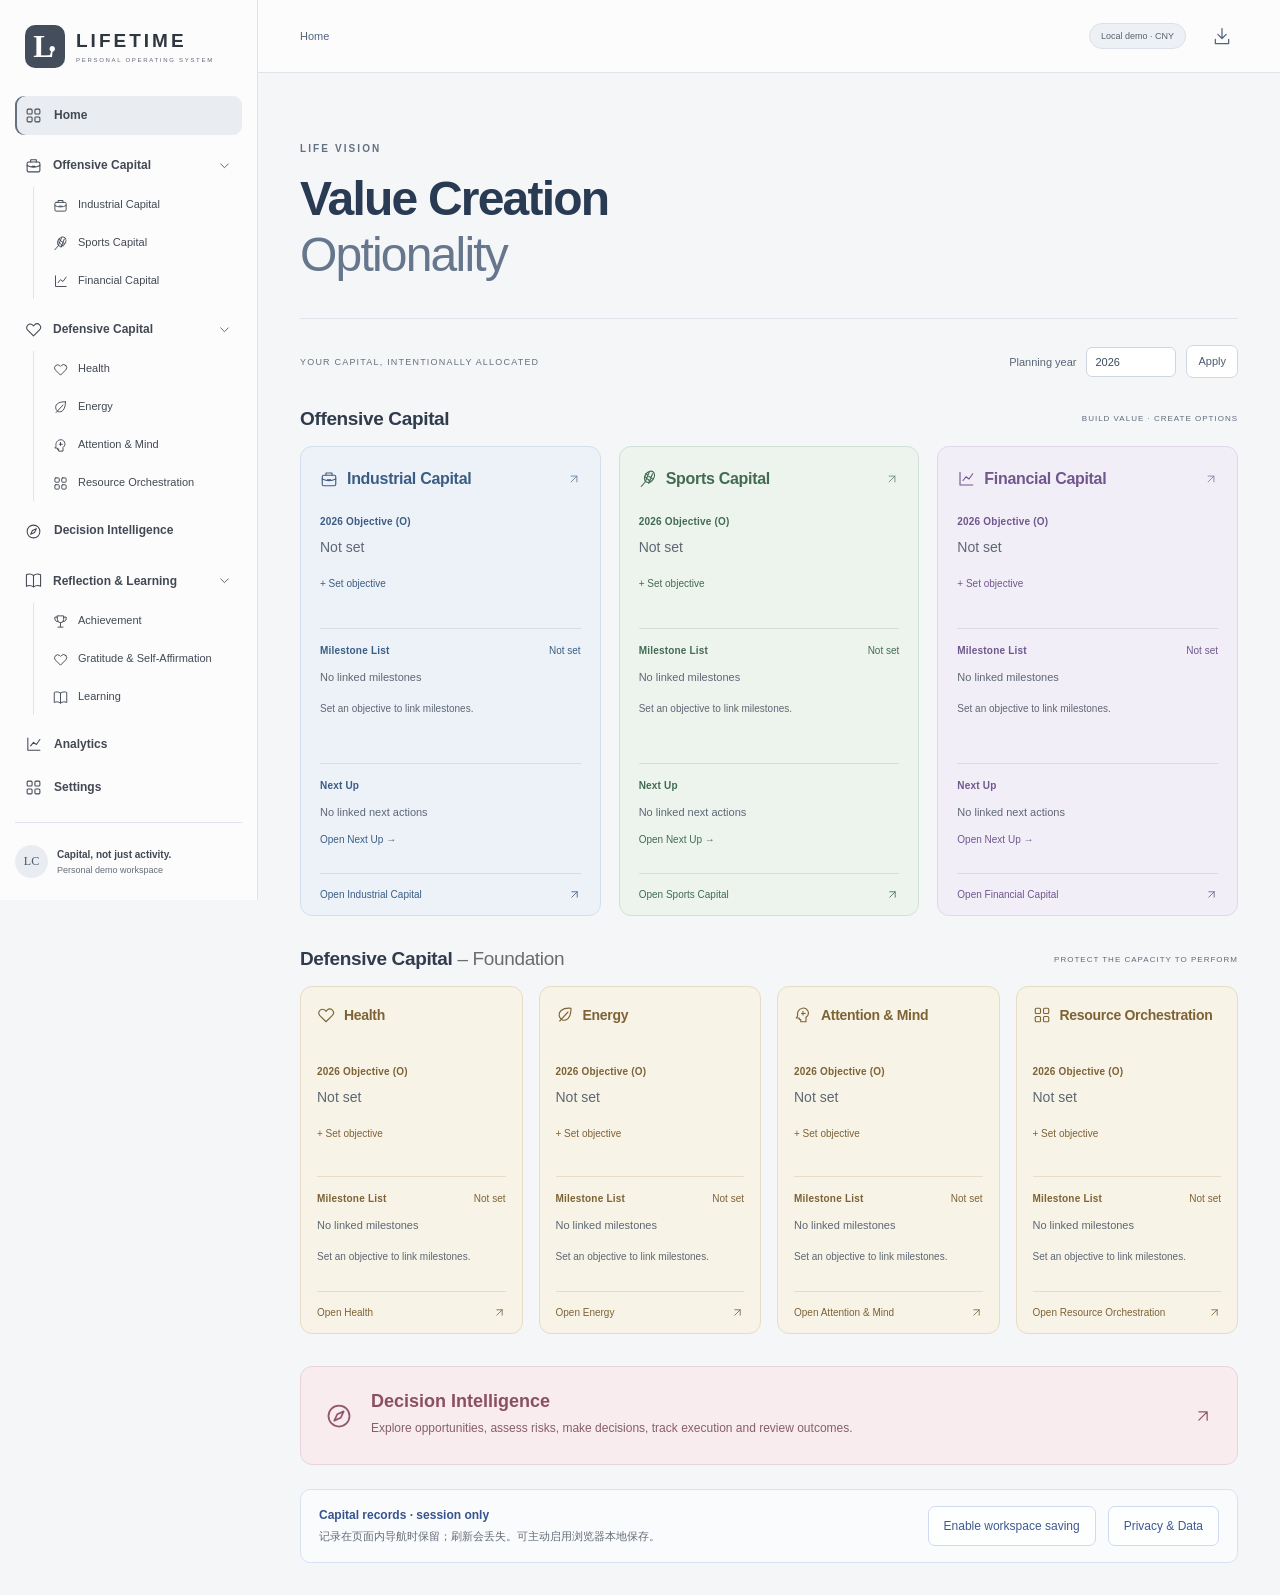
<file: index.html>
<!doctype html>
<html lang="en">
  <head>
    <meta charset="UTF-8" />
    <meta name="viewport" content="width=device-width, initial-scale=1.0" />
    <meta name="theme-color" content="#173e35" />
    <meta name="description" content="A personal capital operating system. Build ownership, capital, freedom and optionality." />
    <title>Lifetime — Capital Management</title>
    <link rel="icon" href="data:image/svg+xml,%3Csvg xmlns='http://www.w3.org/2000/svg' viewBox='0 0 40 40'%3E%3Crect width='40' height='40' rx='10' fill='%23173e35'/%3E%3Cpath d='M12 10v20h17v-4H16V10z' fill='%23e9ddba'/%3E%3C/svg%3E" />
    <script type="module" crossorigin src="./assets/index-BWYeHGV-.js"></script>
    <link rel="stylesheet" crossorigin href="./assets/index-NCTl0N8Y.css">
  </head>
  <body>
    <div id="app"></div>
  </body>
</html>
</file>
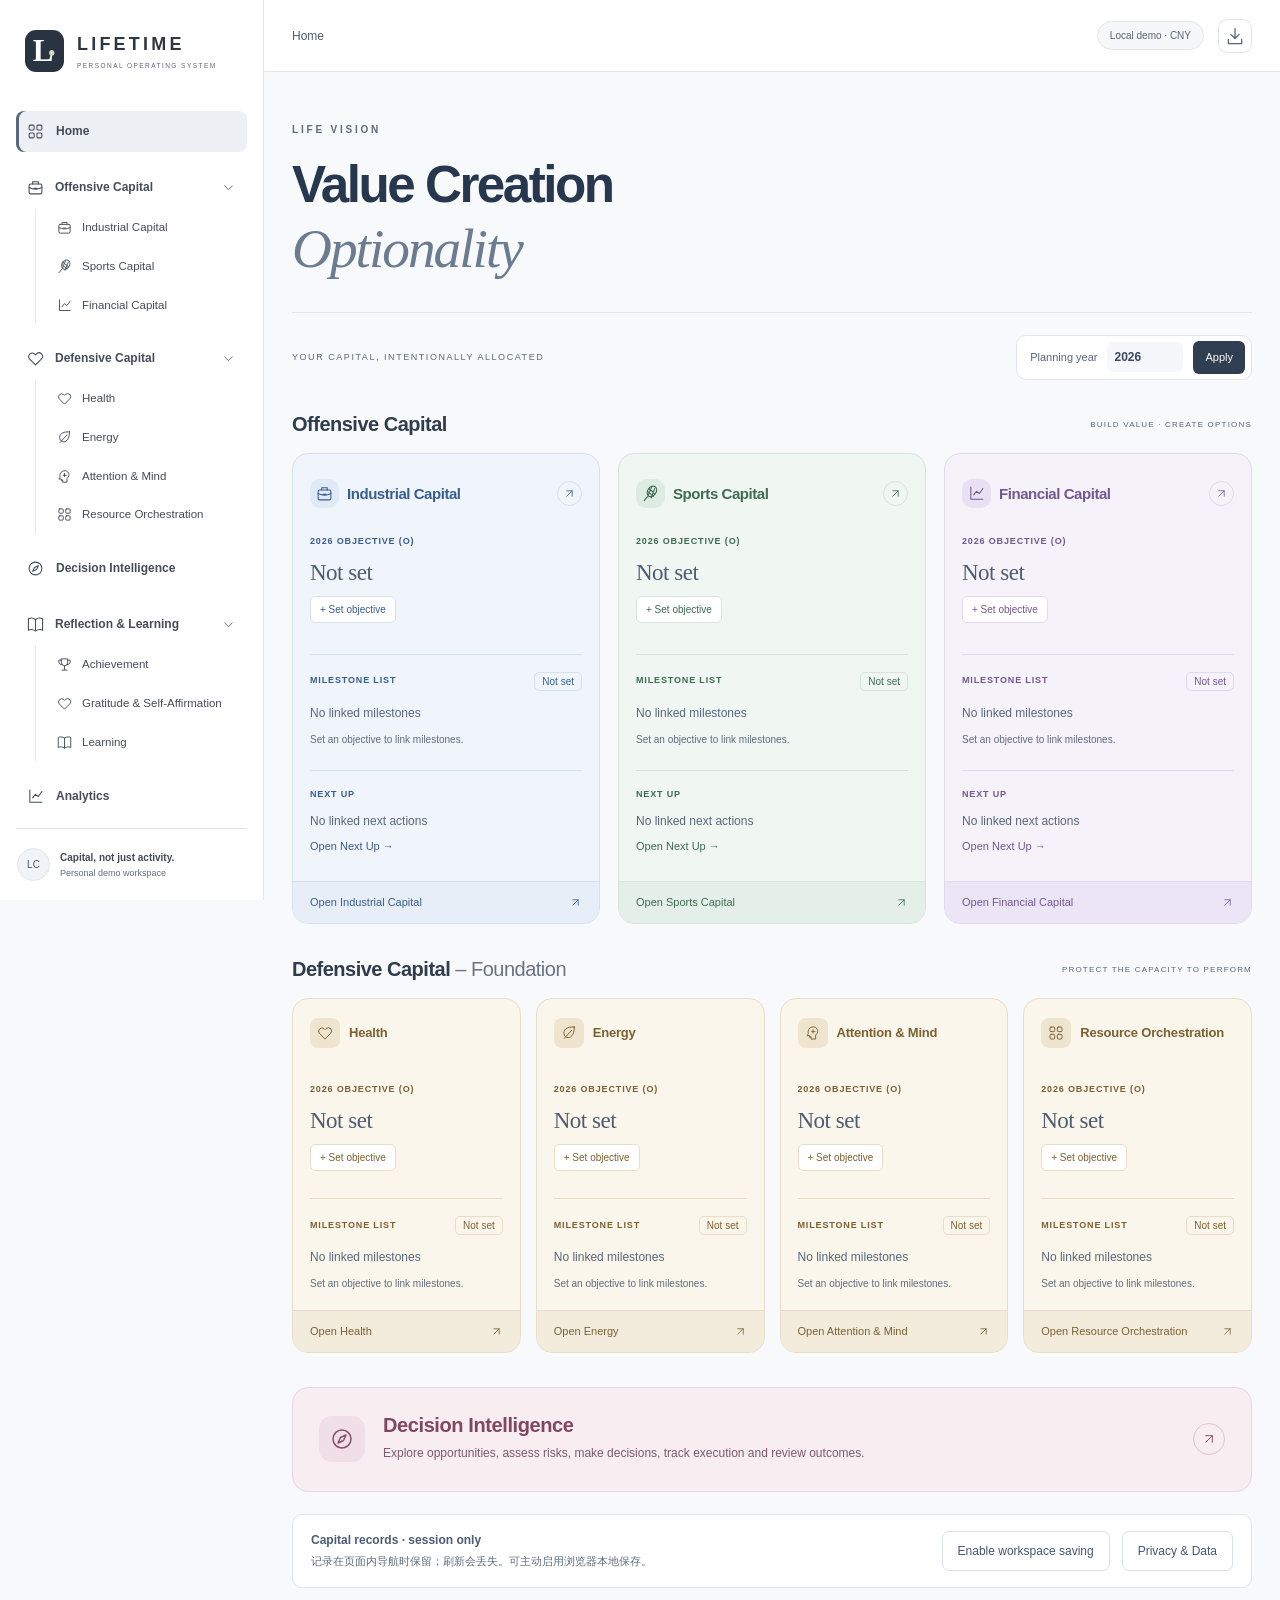
<file: v2-refined/index.html>
<!doctype html>
<html lang="en">
  <head>
    <meta charset="UTF-8" />
    <meta name="viewport" content="width=device-width, initial-scale=1.0" />
    <meta name="theme-color" content="#173e35" />
    <meta name="description" content="A personal capital operating system. Build ownership, capital, freedom and optionality." />
    <title>Lifetime — Capital Management</title>
    <link rel="icon" href="data:image/svg+xml,%3Csvg xmlns='http://www.w3.org/2000/svg' viewBox='0 0 40 40'%3E%3Crect width='40' height='40' rx='10' fill='%23173e35'/%3E%3Cpath d='M12 10v20h17v-4H16V10z' fill='%23e9ddba'/%3E%3C/svg%3E" />
    <script type="module" crossorigin src="./assets/index-BvcEx1nC.js"></script>
    <link rel="stylesheet" crossorigin href="./assets/index-BrMlmR57.css">
  </head>
  <body>
    <div id="app"></div>
  </body>
</html>
</file>
<file: assets/index-NCTl0N8Y.css>
:root{font-family:Inter,-apple-system,BlinkMacSystemFont,Segoe UI,sans-serif;color:#273730;background:#f6f7f3;font-synthesis:none;font-weight:400;--green:#234f43;--muted:#7a827c;--line:#e5e8e1;--gold:#c3aa76;--sidebar:242px}*{box-sizing:border-box}html{scroll-behavior:smooth;scroll-padding-top:95px}body{margin:0}button,a{-webkit-tap-highlight-color:transparent}button{font:inherit;cursor:pointer}button:focus-visible,a:focus-visible{outline:3px solid #b69a62;outline-offset:4px}a{color:inherit;text-decoration:none}button{color:inherit}svg{flex-shrink:0}button{border:0;background:none}h1,h2,h3,p{margin:0}button:hover{filter:brightness(.95)}.icon{vertical-align:middle}.muted{color:var(--muted)}.tiny-label{font-size:9px;font-weight:650;letter-spacing:1.3px;color:var(--muted);display:block;line-height:1.5}.eyebrow{font-size:10px;font-weight:650;letter-spacing:1.7px;display:flex;align-items:center;gap:12px;color:var(--muted);line-height:1.5}.eyebrow>span:not(.gold-dot){font-size:10px;letter-spacing:0;color:#9ba59a}.sidebar{position:fixed;inset:0 auto 0 0;width:var(--sidebar);background:#fdfdfa;border-right:1px solid var(--line);padding:34px 20px 0;display:flex;flex-direction:column;z-index:30}.brand{display:flex;align-items:center;gap:11px;padding:0 10px;margin-bottom:49px;font-size:19px;font-weight:600;letter-spacing:3px}.brand small{display:block;font-size:7px;font-weight:500;letter-spacing:1.7px;margin-top:5px}.brand-mark{font-family:Georgia,serif;font-size:31px;letter-spacing:-5px;background:#234f43;color:#f5f1dc;border-radius:10px;width:40px;height:43px;display:flex;align-items:center;justify-content:center;padding-right:6px}.brand-mark span{font-size:20px;align-self:end;margin-bottom:7px;color:var(--gold)}.workspace-label{font-size:8px;letter-spacing:1.4px;color:#90978e;padding:0 12px;margin-bottom:15px}.nav-link{display:flex;align-items:center;gap:12px;padding:13px;margin-bottom:5px;font-size:12px;color:#747c75;width:100%;text-align:left;border-radius:6px}.nav-link .icon{width:17px;height:17px}.nav-link:hover{background:#f0f2ec}.nav-link.active{background:#eaf0e7;color:#234f43;font-weight:600}.nav-indicator{margin-left:auto}.active .nav-indicator{width:5px;height:5px;border-radius:50%;background:var(--green)}.sidebar-rule{height:1px;background:var(--line);margin:26px 12px}.sidebar-bottom{margin-top:auto}.sidebar-quote{font-family:Georgia,serif;font-style:italic;font-size:17px;line-height:1.6;color:#7b887c;padding:35px 15px}.profile{border-top:1px solid var(--line);display:flex;align-items:center;gap:9px;padding:22px 0}.avatar{background:#e8eade;width:33px;height:33px;display:grid;place-items:center;font-family:Georgia,serif;font-size:12px;color:#465443;border-radius:50%}.profile strong{display:block;font-size:10px;font-weight:600}.profile small{font-size:9px;color:#8b928a;display:block;margin-top:5px}.profile-dot{width:5px;height:5px;border-radius:50%;background:#63886a;margin-left:auto}.shell{margin-left:var(--sidebar)}.topbar{height:73px;border-bottom:1px solid var(--line);padding:0 42px;display:flex;align-items:center;justify-content:space-between;background:#fcfcf9eb;position:sticky;top:0;z-index:20;-webkit-backdrop-filter:blur(15px);backdrop-filter:blur(15px)}.breadcrumb{font-size:11px;display:flex;align-items:center;gap:17px;color:#90968d}.breadcrumb strong{color:#465248;font-weight:500}.slash{color:#bdc3b8}.top-actions{display:flex;align-items:center;gap:20px}.demo-badge{border:1px solid #dce4d5;background:#f0f4eb;border-radius:20px;padding:7px 11px;font-size:9px;display:flex;align-items:center;gap:7px;color:#5f775b}.demo-badge i,.timeline-footer i{width:5px;height:5px;border-radius:50%;background:#71916c;display:inline-block}.icon-button{width:32px;height:32px;display:grid;place-items:center;border-radius:5px;color:#7a8479}.icon-button:hover{background:#eaf0e7}main{max-width:1690px;margin:auto;padding:42px 42px 0}.page-intro{display:flex;align-items:center;justify-content:space-between;gap:20px;margin-bottom:30px}.page-intro .eyebrow{font-size:8px;letter-spacing:1.8px;margin-bottom:13px}h1{font-family:Georgia,Times New Roman,serif;font-weight:400;font-size:38px;letter-spacing:-1.3px;line-height:1.15}.page-intro p{font-size:12px;color:#858b80;margin-top:12px}.review-date{text-align:right;display:flex;flex-direction:column;gap:7px}.review-date strong{font-size:12px;font-weight:500}.review-date>span:last-child{font-size:10px;color:#87907f}.review-date b{color:#5d6958;font-weight:500;margin-left:8px}.workspace-tools{display:flex;align-items:center;justify-content:space-between;font-size:10px;margin-bottom:17px;gap:12px}.workspace-tools>span{display:flex;align-items:center;gap:7px;color:#798675}.workspace-tools>span .icon{width:14px;height:14px}.workspace-tools>div{display:flex;gap:15px}.workspace-tools button{display:flex;align-items:center;gap:6px;font-size:9px;padding:5px 0;color:#6d7869}.workspace-tools button .icon{width:13px;height:13px}.soon{font-size:7px;color:#8b9382;border:1px solid #e0e4d8;border-radius:3px;padding:2px 4px}.vision-card{background:#173e35;border-radius:10px;min-height:343px;display:grid;grid-template-columns:1fr 270px;color:#eaf0e6;overflow:hidden;position:relative;box-shadow:0 8px 20px #173e3509}.vision-content{padding:35px 37px;z-index:1}.vision-card .eyebrow{color:#b6c8b4;font-size:9px;letter-spacing:2px}.gold-dot{width:5px;height:5px;border-radius:50%;background:var(--gold)}.vision-card h2{font-family:Georgia,Times New Roman,serif;font-weight:400;font-size:35px;line-height:1.24;letter-spacing:-.6px;margin:20px 0 16px}.vision-card h2 em{color:#d5c18d;font-weight:400}.vision-card p{font-size:10px;color:#a3b8a8}.vision-path{display:flex;gap:11px;align-items:center;font-size:9px;color:#c5d1c1;margin-top:32px;flex-wrap:wrap}.vision-path b{font-weight:400;color:#b3a776}.vision-side{position:relative;display:flex;flex-direction:column;justify-content:end;padding:30px 30px 30px 13px}.orbital{width:240px;height:240px;position:absolute;right:8px;top:-13px;display:grid;place-items:center}.orbit{position:absolute;border:1px solid #b8c7a325;border-radius:50%;width:200px;height:200px}.o2{width:147px;height:147px}.o3{width:94px;height:94px}.orbit-center{font-family:Georgia,serif;font-size:38px;color:#d5c18d9c;transform:rotate(-10deg)}.orbital:before,.orbital:after{content:"";position:absolute;background:#b8c7a312;width:1px;height:240px;transform:rotate(35deg)}.orbital:after{transform:rotate(-55deg)}.orbital i{position:absolute;width:8px;height:8px;border-radius:50%;background:#cfb882;left:38px;top:47px;box-shadow:0 0 25px #dbc68155}.investment-focus{z-index:1;background:linear-gradient(0deg,#173e35 75%,#173e3500);padding-top:18px}.investment-focus .tiny-label{color:#93aa94;font-size:7px;letter-spacing:1.5px;margin-bottom:13px}.investment-focus>div{font-size:11px;padding:8px 0;border-top:1px solid #ffffff14;display:flex;justify-content:space-between;color:#d0dacb}.investment-focus>div span{color:#aeb896}section:not(.vision-card){margin-top:39px}.section-heading{display:flex;align-items:end;justify-content:space-between;gap:16px;margin-bottom:19px}.section-heading h2{font-family:Georgia,serif;font-size:25px;font-weight:400;letter-spacing:-.4px;margin-top:8px}.section-note{font-size:9px;color:#92988b;padding-bottom:3px;text-align:right}.career-grid{display:grid;grid-template-columns:repeat(3,minmax(0,1fr));border:1px solid var(--line);border-radius:9px;background:#fdfdfa;overflow:hidden}.career-card{padding:24px 25px 21px;display:flex;flex-direction:column;position:relative}.career-card+.career-card{border-left:1px solid var(--line)}.phase-top{display:flex;justify-content:space-between;align-items:center;margin-bottom:19px}.phase-number{font-family:Georgia,serif;font-size:24px;color:#a3b19a;font-style:italic}.age{font-size:9px;letter-spacing:1px;color:#89927e;background:#f1f3eb;padding:5px 8px;border-radius:3px}.career-card h3{font-size:16px;font-weight:550;letter-spacing:-.4px}.career-card>.muted{font-size:10px;margin-top:8px}.goal-list{list-style:none;padding:0;margin:20px 0;font-size:10px;line-height:2.1;color:#6a7667}.goal-list li{display:flex;gap:8px;align-items:baseline}.goal-list li:before{content:"";height:3px;width:3px;background:#9ba990;display:inline-block;flex-shrink:0;border-radius:50%;transform:translateY(-2px)}.proof,.phase-context{margin-top:auto;min-height:93px}.proof .tiny-label{font-size:8px;margin-bottom:8px}.proof>span:not(.tiny-label){display:block;font-size:9px;color:#6b7b63;margin-top:5px}.phase-context{display:flex;align-content:start;gap:5px;flex-wrap:wrap;padding-top:6px}.phase-context p{font-family:Georgia,serif;font-size:14px;line-height:1.5;color:#7c8972;margin-top:6px}.tag{font-size:8px;padding:5px 7px;border:1px solid #e5e9dc;border-radius:4px;color:#79846f;height:fit-content}.income-target{border-top:1px solid var(--line);padding-top:15px;margin-top:17px;display:flex;align-items:center;justify-content:space-between;gap:8px}.income-target>span{font-size:8px;color:#8b927f}.income-target strong{font-size:15px;font-weight:500;color:#53644b}.section-footnote{font-size:9px;color:#919889;margin-top:10px}.finance-grid{display:grid;grid-template-columns:.98fr 1fr 1.28fr;gap:15px}.card{background:#fdfdfa;border:1px solid var(--line);border-radius:9px;overflow:hidden}.balance-card,.income-card,.portfolio-card{padding:23px 21px;min-width:0}.card-heading{display:flex;align-items:center;justify-content:space-between;margin-bottom:23px;gap:8px}.card-heading h3{font-size:9px;letter-spacing:1px;font-weight:600;color:#52644e}.card-heading .icon{color:#98a38c;width:16px;height:16px}.metric-label{font-size:10px;color:#87917c}.large-number{font-size:31px;font-weight:450;letter-spacing:-1.3px;margin:8px 0 20px;white-space:nowrap}.large-number>span{font-size:9px;letter-spacing:.3px;color:#87917c;margin-left:8px}.segmented{display:flex;background:#f0f2eb;border-radius:5px;padding:3px;margin-bottom:18px;gap:2px}.segmented button{font-size:9px;flex:1;padding:7px 2px;border-radius:3px;color:#8a9280;white-space:nowrap}.segmented button.selected{background:#fff;color:#46613e;box-shadow:0 1px 3px #2333230c}.donut-wrap{display:flex;justify-content:center;padding:4px 0 14px}.donut{width:154px;height:154px;border-radius:50%;display:grid;place-items:center;transform:rotate(-90deg)}.donut>div{width:122px;height:122px;border-radius:50%;background:#fdfdfa;display:flex;align-items:center;justify-content:center;flex-direction:column;transform:rotate(90deg)}.donut span{font-size:6px;letter-spacing:1px;color:#929a85}.donut strong{font-size:30px;letter-spacing:-1px;font-weight:400;margin:4px 0;color:#354e2d}.donut strong span{font-size:17px;letter-spacing:0}.donut small{font-size:7px;color:#9a9f8f}.asset-legend>div{display:flex;justify-content:space-between;font-size:9px;margin:11px 0}.asset-legend>div>span{display:flex;align-items:center;gap:8px;color:#7d8873}.asset-legend i,tbody th i{display:inline-block;width:6px;height:6px;border-radius:2px;flex-shrink:0}.asset-legend strong{font-weight:500;font-size:9px;color:#596b4f}.micro-note{font-size:8px;line-height:1.8;color:#8e9783;border-top:1px solid var(--line);padding-top:12px;margin-top:16px}.period-label{display:flex;justify-content:space-between;font-size:10px;color:#64755a;margin-bottom:22px}.period-label span{font-size:7px;letter-spacing:1px;background:#f0f2eb;padding:3px 5px;color:#89957c}.cashflow-section+.cashflow-section{margin-top:19px;padding-top:17px;border-top:1px solid var(--line)}.line-total{display:flex;justify-content:space-between;font-size:11px;margin-bottom:13px;gap:8px}.line-total>span{display:flex;align-items:center;gap:6px}.line-total strong{font-weight:550}.flow-dot{width:5px;height:5px;border-radius:50%;background:#738967}.flow-dot.expense-dot{background:#bda77c}.finance-line{display:flex;justify-content:space-between;gap:8px;font-size:9px;color:#8a9480;margin-top:11px}.finance-line>span:last-child{color:#728268;font-variant-numeric:tabular-nums}.cashflow-result{display:flex;justify-content:space-between;gap:7px;border-top:1px solid var(--line);margin-top:22px;padding-top:18px}.cashflow-result>div{display:flex;flex-direction:column;gap:8px}.cashflow-result>div:last-child{text-align:right}.cashflow-result span{font-size:8px;color:#87927b}.cashflow-result strong{font-size:23px;color:#44603b;font-weight:450;letter-spacing:-.8px}.savings-track{height:4px;background:#eaece3;margin:14px 0 16px;border-radius:3px;overflow:hidden}.savings-track span{display:block;height:100%;background:#839373;border-radius:3px}.text-button{display:flex;align-items:center;gap:9px;font-size:9px;color:#6e815f;padding:5px 0}.text-button .icon{width:12px;height:12px}.portfolio-intro p{font-family:Georgia,serif;font-size:14px;margin-top:7px;color:#6d7c5f;margin-bottom:22px}.table-scroll{overflow-x:auto}table{border-collapse:collapse;width:100%;white-space:nowrap;font-size:9px}thead{border-block:1px solid var(--line);color:#8a957f;font-size:7px}th{text-align:left;font-weight:500}thead th{padding:12px 3px}thead th:not(:first-child){text-align:right}tbody tr{border-bottom:1px solid #eef0e8}tbody th{padding:18px 3px;color:#69795d}tbody th i{margin-right:6px}td{text-align:right;padding:18px 3px;font-size:8px;color:#708065;font-variant-numeric:tabular-nums}.return-summary{display:flex;align-items:end;justify-content:space-between;padding-top:19px;gap:10px}.return-summary>div>span{font-size:9px;color:#89967c;display:block;margin-bottom:9px}.return-summary strong{font-size:25px;font-weight:400;letter-spacing:-.8px;color:#45603c}.return-summary small{font-size:8px;font-weight:400;letter-spacing:0;color:#8d987e;margin-left:5px}.return-rate{font-size:16px;color:#728562;background:#eff3e9;border-radius:5px;padding:7px 8px}.trend-view{min-height:294px;padding-top:10px}.trend-view svg{width:100%;margin-top:20px}.trend-months{display:flex;justify-content:space-between;font-size:8px;color:#8a977c}.history-data{display:grid;grid-template-columns:repeat(3,1fr);gap:12px 8px;margin-top:25px}.history-data>span{font-size:8px;color:#8a977c}.history-data strong{display:block;font-size:10px;color:#526c45;font-weight:500;margin-top:5px}.foundation-grid{display:grid;grid-template-columns:repeat(3,minmax(0,1fr));gap:15px}.foundation-card{padding:24px;display:flex;flex-direction:column}.foundation-icon{color:#768969;background:#f0f3e9;border:1px solid #e5eadc;width:35px;height:35px;border-radius:9px;display:grid;place-items:center;margin-bottom:21px}.foundation-card>.tiny-label{font-size:8px;margin-bottom:9px}.foundation-card h3{font-size:15px;font-weight:500;letter-spacing:-.4px;line-height:1.4}.foundation-card>p{font-size:10px;line-height:1.8;color:#89917e;margin-top:9px}.pill-list{display:flex;flex-wrap:wrap;gap:6px;margin:18px 0 21px}.pill-list span{font-size:8px;color:#849177;border:1px solid #e6eadf;border-radius:4px;padding:6px 8px}.foundation-bottom{font-family:Georgia,serif;font-style:italic;font-size:12px;line-height:1.6;color:#7c8a6d;border-top:1px solid var(--line);padding-top:14px;margin-top:auto}.sport-proof{margin:17px 0}.sport-proof>span{display:block;font-size:9px;color:#86937b;margin:11px 0;padding-left:12px;position:relative}.sport-proof>span:before{content:"·";position:absolute;left:0;color:#9ca98d}.foundation-card>.text-button{margin-top:auto;padding-top:13px;border-top:1px solid var(--line)}.cognitive-row{display:flex;gap:9px;margin-top:19px}.cognitive-dot{width:6px;height:6px;border-radius:50%;background:#869971;flex-shrink:0;margin-top:3px}.cognitive-dot.outline{background:none;border:1px solid #9ca784}.cognitive-row .tiny-label{font-size:6px;letter-spacing:1px}.cognitive-row strong{font-size:10px;font-weight:550;margin-top:5px;display:block;color:#5d7051}.cognitive-row p{font-size:9px;color:#909b83;margin-top:5px;margin-bottom:12px}.timeline-card{padding:0 24px}.timeline-toolbar{display:flex;align-items:center;justify-content:space-between;padding:20px 0;gap:12px}.timeline-label{font-size:11px;color:#53664a;font-weight:500}.timeline-label>span{font-size:8px;color:#9aa38d;font-weight:400;margin-left:9px}.filters{display:flex;gap:4px;flex-wrap:wrap}.filters button{font-size:8px;color:#8d9880;padding:6px 9px;border-radius:4px}.filters button.selected{background:#eaf0e3;color:#5c7451}.timeline-head{display:grid;grid-template-columns:1.2fr 1.4fr .65fr 20px;gap:20px;border-block:1px solid var(--line);padding:13px 0;font-size:7px;letter-spacing:.7px;color:#9aa28e}.timeline-head>div{display:flex;justify-content:space-between;font-size:6px;letter-spacing:.3px}.priority-row{display:grid;grid-template-columns:1.2fr 1.4fr .65fr 20px;gap:20px;width:100%;text-align:left;align-items:center;padding:19px 0;border-bottom:1px solid #ecefe5}.priority-row:hover{background:#f5f7ef;filter:none}.priority-name>strong{display:block;font-size:11px;font-weight:500;line-height:1.5;letter-spacing:-.1px;margin:6px 0;color:#4d6343}.priority-name>small{font-size:8px;color:#96a087}.priority-category{display:flex;align-items:center;gap:5px;font-size:7px;color:#7a8c6b}.priority-category i{width:4px;height:4px;background:#73916e;border-radius:50%}.priority-category.investment i{background:#b6a074}.priority-category.health i{background:#89a7a0}.priority-category.personal i{background:#aaa0b4}.schedule-track{display:block;position:relative;background:repeating-linear-gradient(90deg,transparent,transparent calc(25% - 1px),#ecefe5 calc(25% - 1px),#ecefe5 25%);height:45px}.schedule-bar{display:flex;align-items:center;position:absolute;top:9px;height:25px;border-radius:4px;background:#e3eadd;border-left:3px solid #829a73;color:#6e815f;font-size:7px;padding-left:8px;white-space:nowrap;overflow:hidden}.schedule-bar.investment{background:#eee9dc;border-color:#bcaa7f;color:#9a8b66}.schedule-bar.health{background:#e2ebe7;border-color:#8fa69e;color:#7a9188}.schedule-bar.personal{background:#ebe6ee;border-color:#b3a4bc;color:#918399}.deadline strong{display:block;font-size:11px;color:#6e7e60;font-weight:500}.deadline small{display:block;font-size:7px;color:#99a18e;margin-top:7px}.row-arrow .icon{width:14px;height:14px;color:#a3ad96}.timeline-footer{display:flex;align-items:center;justify-content:space-between;padding:15px 0;font-size:8px;color:#99a38c;gap:15px}.timeline-footer>span{display:flex;gap:7px;align-items:center}.timeline-footer .icon{width:12px;height:12px}.mobile-dates{display:none}.principle-strip{display:flex;align-items:center;gap:21px;border:1px solid #e2e7d9;background:#eef2e7;border-radius:7px;padding:22px 25px;margin-top:35px}.principle-symbol{font-size:28px;font-family:Georgia,serif;color:#a7b18e}.principle-strip .tiny-label{font-size:7px;letter-spacing:1.5px;color:#8b977a}.principle-strip p{font-family:Georgia,serif;font-size:20px;font-weight:400;margin-top:7px;color:#627553}.principle-strip p em{font-weight:400;color:#93a17e}.principle-strip button{margin-left:auto;white-space:nowrap}footer{display:flex;align-items:center;justify-content:space-between;gap:15px;padding:28px 0;font-size:8px;color:#a1a894}footer>div{display:flex;align-items:center;gap:14px}.footer-brand{font-size:9px;letter-spacing:2px;color:#819074;font-weight:600}.mobile-menu{display:none}.skip-link{position:fixed;top:-100px;left:20px;z-index:100;background:var(--green);color:#fff;padding:12px}.skip-link:focus{top:10px}.sr-only{position:absolute;width:1px;height:1px;margin:-1px;padding:0;clip:rect(0,0,0,0);overflow:hidden}dialog{border:1px solid #dce3d6;border-radius:14px;max-width:600px;width:calc(100% - 32px);max-height:85vh;padding:28px;background:#fdfdfa;color:#43523e;box-shadow:0 25px 100px #10261b33}dialog::backdrop{background:#10261b70;-webkit-backdrop-filter:blur(4px);backdrop-filter:blur(4px)}.dialog-header{display:flex;justify-content:space-between;align-items:center;margin-bottom:20px}.dialog-header>.tiny-label{font-size:8px}dialog h2{font-family:Georgia,serif;font-size:30px;line-height:1.2;font-weight:400;margin-bottom:18px}dialog p{font-size:12px;line-height:1.9;color:#7e8972;margin-top:16px}dialog .dialog-lead{font-size:16px;line-height:1.6;color:#5a7150}dialog h3{font-size:12px;margin-top:25px}dialog .dialog-badge{display:inline-block;font-size:8px;letter-spacing:1px;background:#ecf0e6;color:#819271;padding:7px 9px;border-radius:4px}.principles-list{padding-left:26px;font-size:13px;line-height:1.8}.principles-list li{padding:10px 0 10px 6px;border-bottom:1px solid var(--line)}.principles-list li::marker{color:#a6b297}.detail-list{font-size:12px;line-height:2;color:#7b8d6d;padding-left:20px}.detail-grid{display:grid;grid-template-columns:1fr 1fr;gap:20px;margin:25px 0}.detail-grid dt{font-size:9px;color:#97a08c}.detail-grid dd{font-size:13px;margin:7px 0 0}.calculation-list dt{font-size:12px;font-weight:600;margin-top:20px}.calculation-list dd{margin:8px 0 0;font-size:12px;line-height:1.8;color:#86927b}.toast{position:fixed;bottom:25px;left:50%;transform:translate(-50%);background:#234f43;color:#fff;border-radius:8px;padding:15px 22px;z-index:100;font-size:12px;box-shadow:0 8px 30px #234f4330}@media(min-width:1600px){main{padding-inline:64px}.topbar{padding-inline:64px}.vision-card{min-height:360px}.vision-card h2{font-size:40px}.vision-content{padding:40px}.finance-grid{gap:20px}.balance-card,.income-card,.portfolio-card{padding:27px}}@media(max-width:1250px){:root{--sidebar:210px}main{padding:32px 26px 0}.topbar{padding-inline:26px}.sidebar{padding-inline:13px}.brand{font-size:17px;gap:8px}.brand small{font-size:6px}.workspace-label{font-size:7px}.finance-grid{grid-template-columns:1fr 1fr}.portfolio-card{grid-column:1/-1}.portfolio-card table,.portfolio-card td{font-size:11px}.portfolio-card thead{font-size:9px}.portfolio-card .return-summary{justify-content:start;gap:35px}.career-card{padding:21px 18px}.career-card h3{font-size:14px}.income-target{flex-direction:column;align-items:start}.foundation-card{padding:20px}.vision-card{grid-template-columns:1fr 210px}.vision-content{padding:30px}.vision-card h2{font-size:31px}.vision-path{font-size:8px;gap:8px}.vision-side{padding-right:22px}.orbital{right:-30px}.vision-card p{font-size:9px}.section-note{max-width:220px}.timeline-head,.priority-row{grid-template-columns:1.2fr 1.2fr .55fr 13px;gap:13px}.timeline-card{padding-inline:18px}.priority-name>strong{font-size:10px}.timeline-footer>span:last-child{display:none}.foundation-card h3{font-size:14px}.workspace-tools>span{font-size:9px}.workspace-tools>div{gap:10px}.workspace-tools button{font-size:8px}.workspace-tools .soon{display:none}}@media(max-width:960px){:root{--sidebar:76px}.sidebar{padding-inline:12px}.brand{padding:0;justify-content:center;margin-bottom:40px}.brand>span:last-child,.sidebar .workspace-label,.nav-link>span,.sidebar-quote,.profile>div,.profile-dot{display:none}.nav-link{justify-content:center;padding:13px 8px}.nav-link .icon{width:19px;height:19px}.sidebar-rule{margin-inline:3px}.profile{justify-content:center}.sidebar nav{margin-top:12px}.sidebar .nav-indicator{display:none}.vision-card{grid-template-columns:1fr 220px}.page-intro h1{font-size:34px}.foundation-grid{gap:12px}.foundation-card{padding:18px}.timeline-toolbar{flex-wrap:wrap}.career-card .goal-list{font-size:9px}.proof>span:not(.tiny-label){font-size:8px}}@media(max-width:700px){:root{--sidebar:0px}.sidebar{width:245px;transform:translate(-100%);transition:transform .2s;box-shadow:10px 0 60px #14271a22;padding-inline:20px;top:60px}.sidebar.is-open{transform:translate(0)}.sidebar .brand>span:last-child,.sidebar .workspace-label,.sidebar .nav-link>span,.sidebar .sidebar-quote,.sidebar .profile>div{display:block}.sidebar .nav-link{justify-content:start}.sidebar .brand{justify-content:start;margin-bottom:30px}.sidebar .brand-mark{display:flex}.sidebar .brand>span:last-child{font-size:17px}.sidebar .profile{justify-content:start}.mobile-menu{display:grid}.topbar{height:60px;padding-inline:18px}.breadcrumb{gap:12px;font-size:10px}.top-actions{gap:10px}.demo-badge{font-size:8px;padding:6px 9px}main{padding:27px 18px 0}.page-intro{align-items:start;margin-bottom:22px}.page-intro .eyebrow{font-size:6px;letter-spacing:1.2px}.page-intro h1{font-size:30px;max-width:260px}.page-intro p{font-size:10px;line-height:1.7;max-width:240px}.review-date{display:none}.workspace-tools{align-items:start;gap:9px;flex-direction:column}.workspace-tools>div{gap:20px}.workspace-tools button{font-size:8px}.workspace-tools .soon{display:block}.workspace-tools>span{font-size:9px}.vision-card{display:block;min-height:0}.vision-content{padding:27px 24px 24px}.vision-card h2{font-size:30px;line-height:1.3;margin-top:20px}.vision-card p{line-height:1.8;font-size:9px;max-width:260px}.vision-path{font-size:8px;gap:8px;line-height:1.8;margin-top:24px}.vision-side{padding:0 24px 22px;display:block}.orbital{display:none}.investment-focus{padding:15px 0 0;border-top:1px solid #ffffff1f}.investment-focus .tiny-label{font-size:7px;margin-bottom:7px}.investment-focus>div{display:inline-flex;width:49%;font-size:9px;border:none;padding-right:10px;gap:10px}.section-heading{align-items:start;margin-bottom:16px}.section-heading .eyebrow{font-size:8px;letter-spacing:1.4px}.section-heading h2{font-size:24px;line-height:1.2}.section-note{font-size:8px;max-width:115px;line-height:1.8;margin-top:2px}section:not(.vision-card){margin-top:32px}.career-grid{grid-template-columns:1fr}.career-card{padding:24px}.career-card+.career-card{border-left:0;border-top:1px solid var(--line)}.phase-top{margin-bottom:14px}.career-card h3{font-size:18px}.career-card>.muted{font-size:11px}.career-card .goal-list{font-size:11px;line-height:2}.proof,.phase-context{min-height:0}.proof>span:not(.tiny-label){font-size:10px}.phase-context p{max-width:240px}.tag{font-size:9px}.income-target{flex-direction:row;align-items:center}.income-target>span{font-size:10px}.income-target strong{font-size:18px}.section-footnote{line-height:1.8}.finance-grid,.foundation-grid{grid-template-columns:1fr;gap:14px}.portfolio-card{grid-column:auto}.balance-card,.income-card,.portfolio-card{padding:25px}.card-heading h3{font-size:10px}.metric-label{font-size:11px}.large-number{font-size:38px}.segmented button{font-size:10px;padding:9px}.donut{width:180px;height:180px}.donut>div{width:143px;height:143px}.donut strong{font-size:34px}.donut span{font-size:7px}.donut small{font-size:8px}.asset-legend>div,.asset-legend strong{font-size:11px}.asset-legend>div{margin:15px 0}.micro-note{font-size:9px}.finance-line{font-size:11px;margin-top:13px}.period-label,.line-total{font-size:12px}.cashflow-result span{font-size:9px}.cashflow-result strong{font-size:29px}.text-button{font-size:10px}.portfolio-card thead{font-size:8px}.portfolio-card td,table tbody th{font-size:9px}.portfolio-card .return-summary{justify-content:space-between;gap:10px}.return-summary strong{font-size:28px}.foundation-card{padding:25px}.foundation-card h3{font-size:18px}.foundation-card>p{font-size:12px}.pill-list span{font-size:10px}.foundation-bottom{font-size:14px}.sport-proof>span{font-size:11px}.cognitive-row .tiny-label{font-size:8px}.cognitive-row strong{font-size:12px}.cognitive-row p{font-size:11px}.foundation-icon{width:40px;height:40px}.timeline-card{padding-inline:18px}.timeline-toolbar{gap:14px}.timeline-label{font-size:12px}.filters{gap:2px;width:100%;justify-content:space-between}.filters button{font-size:9px;padding:7px 8px}.timeline-head{display:none}.priority-row{grid-template-columns:1fr 20px;gap:12px;position:relative;padding:23px 0}.priority-name>strong{font-size:13px}.priority-name>small{font-size:9px}.priority-category{font-size:9px}.schedule{grid-row:2;grid-column:1/-1}.schedule-track{height:30px}.schedule-bar{height:22px;top:0;font-size:8px}.mobile-dates{display:block;font-size:9px;color:#909d82;margin-top:5px}.deadline{grid-row:3;grid-column:1/-1;display:flex;gap:12px;align-items:center}.deadline>strong{font-size:10px}.deadline small{margin:0;font-size:9px}.row-arrow{grid-row:1;grid-column:2}.timeline-footer{font-size:8px;line-height:1.8}.timeline-footer i{flex-shrink:0}.principle-strip{padding:20px;gap:13px;flex-wrap:wrap}.principle-strip p{font-size:19px;line-height:1.5}.principle-strip .tiny-label{font-size:6px}.principle-strip button{margin-left:34px}.principle-symbol{font-size:25px}footer{align-items:start;flex-direction:column;font-size:8px;line-height:1.8;padding:23px 0}dialog{padding:22px}dialog h2{font-size:26px}.history-data{margin-bottom:18px}.history-data strong{font-size:12px}}@media(prefers-reduced-motion:reduce){html{scroll-behavior:auto}*{transition:none!important}}.asset-legend strong small{font-size:8px;font-weight:400;color:#737f68;margin-left:5px}.metric-label,.finance-line,.career-card>.muted,.foundation-card>p,.cognitive-row p,.sport-proof>span{color:#6f7a66}.micro-note,.section-footnote,.section-note,.timeline-footer{color:#748069}.goal-list{color:#64725c}@media(max-width:700px){.asset-legend strong small{font-size:9px}}.vision-path .icon{width:11px;height:11px}.investment-focus .icon{width:12px;height:12px}.principle-symbol .icon{width:27px;height:27px}:root{--green:#305e9a;--line:#dfe7f1;--muted:#63748d;--sidebar:260px;color:#223851;background:#f3f6fb}body{font-size:14px}.sidebar{background:#fbfcff;padding:25px 15px 0}.brand{font-size:19px;margin-bottom:24px}.brand-mark{background:#263e64}.sidebar nav{overflow-y:auto;min-height:0;padding:2px 5px 12px;flex:1}.nav-link{font-size:12px;color:#52637b;padding:11px 10px}.nav-link.active{background:#e8effc;color:#224d8e}.nav-link:hover{background:#edf2fb}.nav-link span{line-height:1.45}.health-navigation{border-left:1px solid #d5e0f1;margin:0 0 10px 18px;padding-left:9px}.child-link{font-size:11px;padding:8px 9px;margin-bottom:1px}.sidebar-rule{margin:14px 10px}.future-label{display:flex;justify-content:space-between;padding:9px 11px;font-size:11px;color:#7d8ca1}.future-label small{font-size:9px;border:1px solid var(--line);padding:1px 5px;border-radius:4px}.profile{flex-shrink:0;margin-top:auto}.profile strong{font-size:10px}.profile small{font-size:9px}.topbar{background:#fbfcffeb}.demo-badge{background:#edf3ff;color:#42638c;border-color:#d8e4f7}.breadcrumb{max-width:75%;min-width:0}.breadcrumb strong{overflow-wrap:anywhere;font-size:11px}.page-heading{margin-bottom:25px}.page-heading h1{font-family:inherit;font-size:32px;letter-spacing:-1px;margin-top:12px;font-weight:550;line-height:1.25}.page-heading p{color:#5e728d;margin-top:12px;font-size:14px;line-height:1.8}.page-heading .chinese-caption{font-size:12px}.card,.career-grid{background:#fff;border-color:#e0e7f1;box-shadow:0 3px 14px #1c3e6b04;border-radius:12px}.vision-card{background:linear-gradient(120deg,#233f69,#355f87)}.vision-content{padding:30px}.vision-card h2{font-size:32px}.investment-focus{background:none}.workspace-tools{font-size:12px}.workspace-tools a{display:flex;align-items:center;gap:7px;font-size:11px;color:#425e82}.workspace-tools a .icon{width:15px}.eyebrow,.tiny-label{color:#62758d}.section-heading h2{font-family:inherit;font-size:24px;font-weight:500;letter-spacing:-.5px}.section-note,.section-footnote,.micro-note{color:#64758a;font-size:11px;line-height:1.7}.career-card h3{font-size:17px}.career-card>.muted,.goal-list{font-size:12px;color:#5c6e84}.goal-list{line-height:1.9}.proof>span:not(.tiny-label){font-size:11px;color:#5a6e87}.proof .tiny-label,.income-target>span{font-size:10px}.phase-context p{color:#60738c}.income-target strong{color:#325780}.phase-top .age{color:#536c89;background:#eff4fb}.card-heading h3{font-size:11px;color:#3c587d}.metric-label,.finance-line,.asset-legend>div,.asset-legend strong{font-size:12px;color:#5b6f89}.large-number{font-size:32px;color:#233f65}.segmented{background:#edf2fa}.segmented button{font-size:11px}.period-label,.line-total{font-size:12px;color:#526985}.cashflow-result span{font-size:10px}.text-button{font-size:12px;color:#3b6092}.return-summary strong,.cashflow-result strong{color:#315e91}thead{font-size:9px}table tbody th,td{font-size:11px;color:#526985}.foundation-card>p{font-size:12px;color:#64758c}.foundation-card h3{font-size:17px}.sport-proof>span{font-size:11px;color:#63758d}.foundation-icon{background:#eff3fc;border-color:#dde5f6;color:#5c7cb0}.health-links{display:grid;gap:9px;margin:18px 0;font-size:12px}.health-links a{color:#2e609e;line-height:1.5}.health-links a:hover{text-decoration:underline}.foundation-card .tiny-label{font-size:10px}.cognitive-row strong{font-size:12px}.cognitive-row p,.filters button{font-size:11px}.timeline-label{font-size:13px}.timeline-label>span{font-size:10px}.timeline-head{font-size:9px}.priority-name>strong{font-size:12px}.priority-category,.priority-name>small,.deadline small{font-size:10px}.schedule-bar{font-size:9px}.principle-strip{background:#edf2fb;border-color:#dde6f4}.principle-strip p{color:#47688e}.standalone-section{margin:0!important}.framework-grid{display:grid;grid-template-columns:repeat(2,minmax(0,1fr));gap:20px;margin-top:22px}.framework-panel{padding:25px;margin-top:0!important}.framework-panel h2{font-size:18px;font-weight:550;margin-bottom:15px}.framework-panel p,.framework-panel li{font-size:13px;line-height:1.9;color:#586d88}.framework-panel ul{padding-left:20px}.empty-state{padding:30px;margin:20px 0}.empty-state h2{font-size:22px;margin:15px 0;font-weight:500}.empty-state p{line-height:1.9;color:#62738b;font-size:13px}.record-badge{font-size:10px;letter-spacing:.8px;color:#556e99;background:#eef3fc;border-radius:4px;padding:6px 8px;display:inline-block}.scope-notice{font-size:12px;color:#5f728d;line-height:1.8;background:#eaf1fc;border:1px solid #dce7f8;padding:14px 17px;border-radius:8px;margin-bottom:20px}.primary-button,.secondary-button{display:inline-flex;align-items:center;justify-content:center;gap:6px;border-radius:7px;padding:10px 15px;font-size:12px;line-height:1.5;text-align:center}.primary-button{background:#305f9c;color:#fff}.secondary-button{background:#eef3fb;color:#3e5d88;border:1px solid #dae4f3}.framework-panel .primary-button{margin-top:15px}.principles-list.card{padding:24px 24px 24px 52px}.principles-list li{font-size:14px;line-height:1.7}.breadcrumb a{color:#5a7294}main:focus{outline:none}.skip-link{z-index:100}.mobile-menu{color:#49658b}@media(max-width:1250px){:root{--sidebar:245px}.finance-grid{grid-template-columns:1fr 1fr}.foundation-grid{grid-template-columns:1fr}.foundation-card{padding:25px}.foundation-card .cognitive-row{margin-top:15px}.sidebar .brand{font-size:17px}.goal-list{font-size:11px}.section-heading h2{font-size:22px}}@media(min-width:701px)and (max-width:960px){:root{--sidebar:220px}.sidebar .brand{justify-content:start;margin-bottom:20px}.sidebar .brand>span:last-child,.sidebar .nav-link>span,.sidebar .profile>div{display:block}.sidebar .nav-link{justify-content:start}.sidebar .nav-link .icon{width:16px;height:16px}.sidebar .child-link{font-size:10px}.sidebar .brand>span:last-child{font-size:14px}.sidebar .profile{justify-content:start}.career-grid{grid-template-columns:1fr}.career-card+.career-card{border-left:0;border-top:1px solid var(--line)}.finance-grid{grid-template-columns:1fr}.portfolio-card{grid-column:auto}.vision-card{grid-template-columns:1fr}.vision-side{display:none}.framework-grid{grid-template-columns:1fr}}@media(max-width:700px){:root{--sidebar:0px}.sidebar{width:min(300px,90vw);top:60px;padding:20px 12px 0}.sidebar .brand{margin-bottom:15px}.sidebar nav{margin-top:0}.sidebar .brand>span:last-child{font-size:18px}.sidebar .nav-link>span{display:block}.sidebar .child-link,.sidebar .nav-link,.future-label{font-size:12px}.topbar{padding-inline:12px;gap:8px}.top-actions{gap:3px}.demo-badge{font-size:8px;padding:6px}.breadcrumb{gap:7px}.breadcrumb strong{font-size:10px;line-height:1.5}.breadcrumb>a,.breadcrumb>.slash{display:none}.framework-grid{grid-template-columns:1fr;gap:15px}.page-heading h1{font-size:27px}.page-heading p{font-size:13px}.section-heading{flex-wrap:wrap}.section-note{max-width:100%;text-align:left}.goal-list{font-size:12px}.workspace-tools a{font-size:10px}.workspace-tools>div{gap:12px}.timeline-toolbar{gap:12px}.filters button{font-size:10px}.priority-name>strong{font-size:13px}.finance-grid,.foundation-grid{grid-template-columns:1fr}.page-intro h1{font-size:30px}.framework-panel{padding:21px}.card-heading h3{font-size:11px}}.page-actions{display:flex;flex-wrap:wrap;gap:9px;margin-top:20px}.privacy-banner{display:flex;align-items:center;flex-wrap:wrap;gap:12px;background:#edf4fc;border:1px solid #d5e4f7;border-radius:10px;padding:16px 18px;margin-bottom:18px}.privacy-banner>div{flex:1;min-width:230px}.privacy-banner strong{font-size:12px;color:#335b89}.privacy-banner p{font-size:11px;color:#526c8c;line-height:1.7;margin-top:5px}.storage-warning{background:#fff3e5;border-color:#ead5b4}.health-metrics{display:grid;grid-template-columns:repeat(4,minmax(0,1fr));gap:14px;margin:22px 0}.health-metrics .card{padding:20px;min-width:0}.health-metrics .card:nth-child(2){background:#f1f6ff}.health-metrics .card:nth-child(3){background:#f2f8f7}.health-metrics .card:nth-child(4){background:#f5f2fc}.health-metrics .card>span{font-size:12px;color:#4f6685;line-height:1.5;display:block}.health-metrics strong{font-size:25px;font-weight:500;letter-spacing:-.5px;display:block;margin:14px 0 10px;color:#2f4b72;overflow-wrap:anywhere}.health-metrics strong small{font-size:12px;letter-spacing:0;color:#627694}.health-metrics p{font-size:10px;color:#607593;line-height:1.6}.health-sections{display:grid;gap:20px}.health-panel{margin-top:20px!important;padding:25px;min-width:0;scroll-margin-top:95px}.health-sections>.health-panel{margin-top:0!important}.health-panel-heading{display:flex;justify-content:space-between;align-items:start;gap:15px;margin-bottom:20px}.health-panel-heading>div{min-width:0}.health-panel h2{font-size:19px;font-weight:550;line-height:1.4;margin:6px 0 10px;color:#2c466b}.health-panel h3{font-size:14px;margin:22px 0 10px;color:#3f5e84}.health-panel p{font-size:12px;line-height:1.9;color:#5c7290}.health-panel-heading>.primary-button{flex-shrink:0}.health-panel .tiny-label{font-size:9px}.empty-record{padding:22px;border:1px dashed #d7e2f2;border-radius:8px;background:#fafcff}.empty-record strong{font-size:13px;color:#526e93;font-weight:500}.empty-record p{font-size:12px;margin-top:8px}.health-record{border-top:1px solid var(--line);padding:18px 0 12px}.health-record summary{display:flex;align-items:center;justify-content:space-between;gap:12px;cursor:pointer}.health-record summary strong{display:block;font-size:14px;color:#35567f;overflow-wrap:anywhere}.health-record summary span span{display:block;font-size:11px;color:#687d99;margin-top:8px}.record-open{font-size:11px;color:#5d7eae;white-space:nowrap}.record-fields{display:grid;grid-template-columns:1fr 1fr;gap:18px;margin:22px 0}.record-fields dt{font-size:11px;color:#657e9d}.record-fields dd{font-size:13px;color:#344f71;line-height:1.8;margin:6px 0 0;white-space:pre-wrap;overflow-wrap:anywhere}.record-actions{display:flex;gap:20px;justify-content:end;margin-top:12px}.danger-text{color:#a54555!important}.recovery-guide{background:#f1f6fc;border:1px solid #deE7f4;padding:18px;border-radius:8px;margin-bottom:18px}.recovery-guide summary{font-size:13px;font-weight:550;color:#46668f;cursor:pointer}.recovery-guide ul{font-size:12px;line-height:2;color:#5f7593;padding-left:19px}.form-privacy{font-size:12px!important;color:#5b7396!important;background:#edf3fc;padding:12px;border-radius:7px}.health-form{margin-top:20px}.form-fields{display:grid;grid-template-columns:1fr 1fr;gap:18px}.form-field{min-width:0}.form-field label{display:block;font-size:12px;color:#4b6587;margin-bottom:8px;line-height:1.6}.form-field input,.form-field textarea,.form-field select{width:100%;border:1px solid #cdd9eb;border-radius:6px;padding:10px;background:#fff;color:#263e5f;font:inherit;font-size:13px;min-height:42px}.form-field textarea{resize:vertical}.full-width{grid-column:1/-1}.check-field{display:flex;align-items:start;gap:9px;font-size:12px;line-height:1.8;margin:15px 0;color:#526b8c}.check-field input{margin-top:5px}.checklist-field{border:1px solid #d8e3f3;border-radius:8px;padding:16px}.checklist-field legend{font-size:13px;color:#46648e;padding:0 7px}.checklist-field label{display:flex;gap:9px;font-size:12px;color:#5a7392;line-height:1.8;margin-top:12px}.checklist-field input{align-self:start;margin-top:5px;flex-shrink:0}.checklist-field p{font-size:11px}.form-actions{display:flex;justify-content:end;gap:10px;border-top:1px solid var(--line);padding-top:18px;margin-top:20px}.form-error{color:#a0394c!important;font-size:12px;line-height:1.8;white-space:pre-wrap}.form-error:not(:empty){padding:12px;background:#fff0f1;border-radius:6px;margin-top:15px}.health-form button:focus-visible{outline-offset:2px}dialog:has(.health-form){max-width:760px}.trend-grid{display:grid;grid-template-columns:repeat(2,minmax(0,1fr));gap:20px}.trend-panel{padding:18px;background:#f8faff;border:1px solid #e0e8f5;border-radius:8px;min-width:0}.trend-panel h3{font-size:13px;margin:0 0 12px}.trend-panel h3 span{color:#7184a0;font-size:10px;font-weight:400;margin-left:5px}.trend-panel svg{width:100%;max-height:160px}.trend-panel details{font-size:11px;color:#5979a3;line-height:1.9}.trend-panel small{font-size:10px;color:#657e9d;display:block;line-height:1.7;margin-top:10px}.empty-inline{font-size:12px;color:#677e9d;line-height:1.9}.calendar-controls{display:flex;gap:6px;flex-wrap:wrap}.calendar-controls .secondary-button{padding:7px 10px}.week-grid{display:grid;grid-template-columns:repeat(7,minmax(0,1fr));border:1px solid #dfe7f3;border-radius:7px;overflow:hidden}.week-grid>div{padding:12px 8px;min-height:105px;min-width:0}.week-grid>div+div{border-left:1px solid #dfe7f3}.week-grid>div>span{font-size:10px;color:#7084a2;display:block}.week-grid strong{font-size:12px;display:block;margin-top:5px;color:#48668d;font-weight:500}.week-grid small{font-size:10px;display:block;color:#7d8fa8;margin-top:15px}.week-grid a{font-size:9px;color:#3e6090;display:block;line-height:1.7;margin-top:10px;padding:5px;background:#eaf1fc;border-radius:4px;overflow-wrap:anywhere}.action-review ul{list-style:none;padding:0}.action-review li{padding:12px 0;border-bottom:1px solid var(--line)}.action-review li strong{font-size:13px;font-weight:500;display:block;overflow-wrap:anywhere}.action-review li span{display:block;font-size:11px;margin-top:7px;color:#677f9d}.settings-actions{display:flex;gap:10px;flex-wrap:wrap;margin:20px 0}.health-record details summary:focus-visible,.recovery-guide summary:focus-visible{outline:3px solid #7099d4;outline-offset:5px}input:focus,textarea:focus,select:focus{outline:2px solid #6d9dd7;outline-offset:2px}button:focus-visible,a:focus-visible{outline-color:#668fcd}.health-panel h2:focus{outline:none}@media(max-width:1250px){.health-metrics{grid-template-columns:repeat(2,minmax(0,1fr))}.health-panel-heading{flex-wrap:wrap}.week-grid{grid-template-columns:repeat(4,minmax(0,1fr))}.week-grid>div{border-bottom:1px solid #dfe7f3}.week-grid>div:nth-child(5){border-left:0}}@media(max-width:700px){.health-metrics{gap:10px}.health-metrics .card{padding:15px}.health-metrics strong{font-size:20px}.health-metrics .card>span{font-size:11px}.health-panel{padding:20px}.health-panel h2{font-size:18px}.health-panel-heading>.primary-button{font-size:11px;padding:9px 12px}.privacy-banner>div{min-width:100%}.health-panel-heading{gap:12px}.form-fields,.record-fields,.trend-grid{grid-template-columns:1fr}.full-width{grid-column:auto}.health-form{margin-top:15px}.week-grid{grid-template-columns:repeat(2,minmax(0,1fr))}.week-grid>div:nth-child(odd){border-left:0}.week-grid>div{min-height:85px}.week-grid a,.calendar-controls .secondary-button{font-size:11px}.health-record summary strong{font-size:13px}.health-record summary{align-items:start}.record-open{font-size:10px}.page-actions .secondary-button{font-size:11px}.form-field input,.form-field textarea,.form-field select{font-size:16px}.record-fields dd{font-size:13px}.health-panel-heading .record-badge{font-size:9px}.scope-notice{font-size:12px}}dialog{background:#fcfdff;color:#2d4567;border-color:#d6e2f4}dialog h2{font-family:inherit;font-weight:500;color:#2f4b73;font-size:26px}dialog::backdrop{background:#162f5360}.close-dialog{color:#5d7597}.primary-button:hover{background:#274f85;color:#fff}.secondary-button:hover{background:#e2ecfc}.health-links a:focus-visible{outline-offset:3px}.standalone-section .section-heading h1{font-family:inherit;font-size:30px;font-weight:550;letter-spacing:-.7px;margin-top:10px;line-height:1.3}.health-panel-heading h2{overflow-wrap:anywhere}@media(max-width:700px){.standalone-section .section-heading h1{font-size:26px}}:root{--ink:#293b48;--muted:#66756f;--green:#526c5d;--line:#dedfd6;--sidebar:258px;color:var(--ink);background:#f6f5f0;font-family:Inter,-apple-system,BlinkMacSystemFont,Segoe UI,sans-serif}.sidebar{background:#fbfbf7;border-color:#e1e2da}.brand{color:#283f40}.brand-mark{background:#425b50}.navigation-scroll{flex:1;min-height:0;overflow-y:auto;padding-bottom:16px}.sidebar nav{overflow:visible;padding:0;flex:none}.sidebar .workspace-label{font-size:8px;letter-spacing:1.3px;color:#7c8981;margin:22px 10px 12px;padding:0}.nav-link{color:#65736d;font-size:12px}.nav-link:hover{background:#eef0e9}.nav-link.active{color:#355547;background:#e6ece3}.health-navigation,.career-navigation{border-left:1px solid #dde3d8;margin:0 0 10px 18px;padding-left:9px}.child-link{font-size:11px;padding:8px 9px}.home-link{margin-bottom:8px}.topbar{background:#fbfbf7ed;border-color:#e1e2d9}.breadcrumb a,.breadcrumb strong{color:#61746b}.demo-badge{background:#eff2e8;border-color:#dce2d2;color:#60715a}.page-intro .eyebrow{color:#758078}.page-intro h1{font-family:inherit;font-size:34px;font-weight:450;letter-spacing:-1.2px;color:#2d4440}.page-intro p{color:#7a8378}.page-heading h1{font-weight:500;color:#2f4541}.page-heading p{color:#687a71}.card,.career-grid{border:1px solid #e0e2d7;border-radius:10px;background:#fdfdf9;box-shadow:none}.vision-card{background:#ebeee5;box-shadow:none;border:1px solid #dfe4d7;min-height:0!important;color:#415846;display:grid;grid-template-columns:1fr 220px;border-radius:9px}.vision-content{padding:22px 27px}.vision-card h2{font-family:inherit;font-size:22px;font-weight:450;letter-spacing:-.5px;line-height:1.5;margin:10px 0;color:#405a48}.vision-card h2 em{color:#6e8063;font-style:normal}.vision-card .eyebrow{color:#78886f;font-size:8px}.vision-card p{color:#73836b;font-size:11px}.vision-path{font-size:9px;margin-top:15px;color:#6a7b64}.vision-path b{color:#879179}.vision-side{padding:23px}.orbital{display:none}.investment-focus{background:none;padding:0}.investment-focus .tiny-label{color:#8a9480}.investment-focus>div{font-size:10px;color:#607458;border-color:#dbe0d1}.workspace-tools>a,.workspace-tools a{color:#667960;font-size:11px}.section-heading h2,.standalone-section .section-heading h1{color:#344d43;font-weight:500;font-family:inherit}.eyebrow,.tiny-label{color:#788574}.card-heading h3{color:#61705a}.card-heading .icon{color:#8f9b82}.metric-label,.finance-line,.asset-legend>div,.asset-legend strong{color:#6b7862}.large-number,.cashflow-result strong,.return-summary strong{color:#3d5b44}.large-number>span{color:#8a947d}.segmented{background:#edf0e6}.segmented button.selected{color:#526d45;background:#fafcf5;box-shadow:none}.period-label,.line-total{color:#63745b}.finance-line small{font-size:9px;color:#8e9a80;margin-left:4px}.return-rate{color:#809072;background:#f0f3e8}.micro-note,.section-footnote,.section-note{color:#7e8a72}.goal-list,.career-card>.muted{color:#687760}.phase-top .age{color:#7a8870;background:#f0f3e9}.income-target strong{color:#647957}.proof>span:not(.tiny-label){color:#728467}.primary-button{background:#526c59;color:#fff;border:1px solid #526c59}.primary-button:hover{background:#405946;color:#fff}.secondary-button{background:#f2f4ec;color:#65785a;border-color:#dde3d3}.secondary-button:hover,.secondary-button.selected{background:#e5ecdd;color:#45603a;border-color:#bdcdb0}.text-button{color:#6b805d}.health-links a,.breadcrumb a{color:#58734d}.foundation-icon{color:#8b9b79;background:#f0f3e8;border-color:#e2e7d9}.foundation-card h3{color:#556c49}.foundation-card>p,.sport-proof>span{color:#839176}.privacy-banner{background:#edf1e7;border-color:#dce5d2}.privacy-banner strong{color:#607c50}.privacy-banner p{color:#7b8e6a}.scope-notice{background:#f0f3e9;border-color:#dfe6d5;color:#75876b}.record-badge{background:#edf2e4;color:#7b8e67;font-size:9px;letter-spacing:.4px}.example-badge{background:#f3eee2;color:#9c8d65}.health-metrics .card:nth-child(2),.health-metrics .card:nth-child(3),.health-metrics .card:nth-child(4){background:#f1f4eb}.health-metrics strong,.health-panel h2,.framework-panel h2{color:#5a754d}.health-panel p,.health-panel h3{color:#7b8d6e}.form-field input,.form-field textarea,.form-field select,.record-filters input,.record-filters select,.record-link-field select{border:1px solid #d6dfcc;background:#fffefa;color:#4b6040;border-radius:6px;padding:10px;font:inherit;font-size:13px;min-height:40px;max-width:100%}.form-field label{color:#6d825f}.form-privacy{background:#eef3e6;color:#7a8b68!important}.form-field label span{color:#8a725f}dialog{background:#fdfef9;border-color:#dce4d1;color:#526b44}dialog h2{font-family:inherit;color:#5a744b}dialog::backdrop{background:#21331c66;-webkit-backdrop-filter:blur(3px);backdrop-filter:blur(3px)}.close-dialog{color:#8a987a}.toast{background:#536d46}.page-actions{gap:9px}.record-toolbar{display:flex;justify-content:space-between;align-items:center;gap:15px;margin:20px 0}.record-toolbar>div{display:flex;gap:9px;flex-wrap:wrap}.record-caption{font-size:11px;color:#859575}.record-filters{display:flex;gap:12px;flex-wrap:wrap;padding:18px;background:#eef2e7;border:1px solid #e0e6d7;border-radius:8px;margin:15px 0}.record-filters label{font-size:10px;color:#7e906e;display:flex;flex-direction:column;gap:7px;min-width:120px;flex:1}.record-filters label.search-filter{min-width:180px;flex:1.4}.record-filters input,.record-filters select{width:100%;min-width:0;font-size:12px;padding:9px}.record-results{margin-top:17px}.result-count{font-size:11px;color:#8b9b7a;padding:0 2px 14px;line-height:1.8}.record-list{display:grid;gap:14px}.capital-record{padding:21px}.capital-record>details>summary{display:flex;gap:15px;align-items:start;justify-content:space-between;cursor:pointer;list-style:none}.capital-record>details>summary>div{min-width:0}.capital-record summary strong{display:block;font-size:16px;font-weight:500;color:#5b774b;overflow-wrap:anywhere}.capital-record summary>div>span{display:block;font-size:11px;color:#90a17d;margin-top:8px;line-height:1.8}.capital-record .record-badge{flex-shrink:0}.capital-record .record-fields{padding-top:15px;border-top:1px solid #e4e8dc;margin-top:22px;grid-template-columns:1fr 1fr}.record-fields dt{color:#869a70;font-size:11px}.record-fields dd{color:#627d50;font-size:13px;line-height:1.85}.record-actions{flex-wrap:wrap;gap:15px;justify-content:start}.record-actions .text-button{font-size:11px}.record-relations{border-top:1px solid #e0e7d5;padding-top:18px}.record-relations h3{font-size:12px;color:#6f865c;margin:10px 0}.record-relations ul{padding-left:20px;font-size:12px;line-height:2;color:#8a9b78}.related-risk-link{display:block;font-size:12px;line-height:1.9;margin:8px 0;color:#7f946b}.history-panel{margin-top:20px;border-top:1px solid #e3e9d9;padding-top:17px}.history-panel>summary{font-size:11px;color:#8ca076;cursor:pointer}.history-panel article{border-bottom:1px solid #e7eddf;padding:15px 0}.history-panel article>strong{font-size:10px;font-weight:500;color:#93a17f}.history-panel dl{display:grid;grid-template-columns:1fr 1fr;gap:12px}.history-panel dt{font-size:10px;color:#94a580}.history-panel dd{font-size:12px;color:#768e60;margin:5px 0 0;white-space:pre-wrap;overflow-wrap:anywhere}.record-form-group{border:1px solid #dfe8d4;border-radius:8px;padding:15px;margin:16px 0}.record-form-group>summary{font-size:13px;color:#758f5e;cursor:pointer;font-weight:550}.record-form-group .form-fields{margin-top:18px}.record-link-field{border:1px solid #dfe7d2;border-radius:8px;padding:16px}.record-link-field legend{font-size:12px;color:#7b9565}.record-link-field p{font-size:11px!important;line-height:1.8;margin:0 0 12px}.record-link-field label{font-size:11px;display:block;margin:12px 0 7px;color:#8da579}.record-link-field select{width:100%;font-size:12px;line-height:2.2;padding:8px}.record-link-field option{padding:6px}.framework-reference{padding:16px;background:#f0f4e9;border-radius:8px;border:1px solid #e0e9d5;color:#7b9366;font-size:12px;line-height:2}.framework-reference summary{cursor:pointer}.task-category-filters{display:flex;gap:8px;flex-wrap:wrap;align-items:center;margin:18px 0}.task-category-filters .secondary-button{font-size:11px;padding:7px 11px}.task-category-filters .check-field{margin:0 0 0 auto;font-size:10px;color:#8d9f79}.task-gantt{border:1px solid #e1e8d7;border-radius:9px;padding:18px;background:#fcfdf8;margin-bottom:24px}.gantt-heading{display:grid;grid-template-columns:1.2fr 1.4fr .65fr;gap:20px;font-size:9px;color:#99aa87;padding:12px 0;border-bottom:1px solid #e2e9d7}.gantt-heading>span:nth-child(2){text-align:center}.task-gantt .priority-row{grid-template-columns:1.2fr 1.4fr .65fr 15px;gap:18px}.priority-row:hover{background:#f3f7ed}.priority-name>strong{color:#718d59}.priority-category,.priority-name>small{color:#94a781}.schedule-track{background:repeating-linear-gradient(90deg,transparent,transparent calc(25% - 1px),#e5edda calc(25% - 1px),#e5edda 25%)}.schedule-bar{background:#e8f0dc;border-color:#9db780;color:#8ca96c}.deadline strong,.deadline small{color:#95a982}.achievement-summary-grid{display:grid;grid-template-columns:repeat(3,minmax(0,1fr));gap:15px}.achievement-summary{padding:23px}.achievement-summary h3{font-size:17px;color:#718e58}.achievement-summary>span{font-size:10px;color:#99ac84;display:block;margin-top:9px}.achievement-summary dl{display:grid;gap:11px;margin-top:18px}.achievement-summary dt{font-size:10px;color:#94a97b}.achievement-summary dd{font-size:12px;margin:5px 0 0;color:#78955e;line-height:1.7;overflow-wrap:anywhere}.health-record .text-button{color:#819e65}.empty-record{background:#f8fbf1;border-color:#d9e6ca}.empty-record strong,.empty-record p{color:#87a06b}.trend-panel{background:#f8fbf2;border-color:#dfe9d4}.week-grid,.week-grid>div+div{border-color:#e0ead5}.week-grid a{background:#edf4e2;color:#8da870}.recovery-guide{background:#f1f7e7;border-color:#dfead2}.principle-strip{background:#ecf1e3;border-color:#dfe7d3}.principle-strip p{color:#7d9564}.principle-strip p em{color:#9daf89}.primary-button,.secondary-button{white-space:normal}.primary-button:focus-visible,.secondary-button:focus-visible,button:focus-visible,a:focus-visible,input:focus,select:focus,textarea:focus{outline-color:#849b70}.empty-state h2,.empty-state h3{font-weight:450;color:#6e8958}.empty-state p{color:#91a77c}.empty-inline{color:#8da376}.finance-line small{font-variant-numeric:tabular-nums}.capital-record:target{border-color:#95ad7b}.record-fields dd,.history-panel dd,.achievement-summary dd,.empty-record p,.health-panel p,.privacy-banner p,.scope-notice,.empty-state p,.empty-inline,.record-relations ul,.related-risk-link{color:#63735f}.record-fields dt,.history-panel dt,.achievement-summary dt,.record-filters label,.record-link-field label,.record-caption,.result-count,.priority-name>small,.deadline small,.record-badge,.health-panel .tiny-label{color:#708067}.capital-record summary strong,.achievement-summary h3,.priority-name>strong,.health-panel h2,.page-heading h1{color:#3c5541}.record-filters{background:#eef1e9}.capital-record summary>div>span{color:#788471}.form-field label,.record-form-group>summary,.record-link-field legend{color:#607557}@media(max-width:1250px){.achievement-summary-grid{grid-template-columns:1fr}.vision-card{grid-template-columns:1fr 190px}.record-filters label{min-width:130px}.task-gantt .priority-row,.gantt-heading{gap:12px}}@media(min-width:701px)and (max-width:960px){.vision-card{display:block}.vision-side{display:block;padding:0 25px 20px}.investment-focus>div{display:inline-flex;margin-right:20px;gap:15px}.capital-record .record-fields{grid-template-columns:1fr}.record-filters label{min-width:130px}.gantt-heading{font-size:8px}}@media(max-width:700px){.demo-badge{font-size:7px;max-width:145px;line-height:1.6}.page-intro h1{font-size:28px}.vision-card{display:block}.vision-content{padding:22px}.vision-card h2{font-size:22px}.vision-side{display:block;padding:0 22px 18px}.investment-focus>div{width:auto;display:inline-flex;gap:8px;margin-right:16px;font-size:9px}.investment-focus .tiny-label{font-size:7px;margin-bottom:10px}.vision-path{line-height:2;font-size:8px}.record-toolbar{align-items:start;flex-wrap:wrap}.record-filters{padding:14px;gap:10px}.record-filters label,.record-filters label.search-filter{min-width:calc(50% - 10px);flex:1}.record-filters input,.record-filters select{font-size:16px}.record-toolbar .primary-button,.record-toolbar .secondary-button{font-size:11px}.capital-record{padding:18px}.capital-record>details>summary{flex-wrap:wrap;gap:10px}.capital-record summary strong{font-size:15px}.capital-record .record-fields,.history-panel dl{grid-template-columns:1fr}.task-gantt{padding:12px}.task-gantt .priority-row{grid-template-columns:1fr 18px}.task-gantt .priority-row>.icon{grid-column:2;grid-row:1;width:13px}.gantt-heading{display:none}.task-category-filters{gap:6px}.task-category-filters .check-field{margin:8px 0;width:100%}.record-form-group{padding:13px}.record-form-group .form-fields{gap:15px}.record-link-field select{font-size:14px}.record-actions{gap:15px}.record-badge{font-size:8px}.record-caption{font-size:10px}.health-navigation .child-link{font-size:11px}.sidebar .nav-link{font-size:12px}.sidebar .workspace-label{font-size:8px}.navigation-scroll{padding-inline:4px}.sidebar .profile{padding:14px 0}.record-filters label input[type=date]{min-width:0;width:100%;max-width:100%}.page-heading h1{font-size:28px}.history-panel article>strong{line-height:1.8}.record-actions .text-button{font-size:11px}.form-fields input,.form-fields select,.form-fields textarea{font-size:16px}}@media(min-width:701px)and (max-width:960px){:root{--sidebar:220px}}@media(max-width:700px){:root{--sidebar:0px}}.phase-context p,.portfolio-intro p,.foundation-bottom,.principle-strip p,.phase-number{font-family:inherit;font-style:normal}.phase-context p{font-size:13px;color:#6b7864}.phase-number{font-weight:300;color:#91a085}.principle-strip p{font-size:20px}.foundation-bottom{font-size:12px}.sidebar .workspace-label,.nav-link,.child-link,.section-note,.section-footnote,.micro-note,.metric-label,.finance-line,.asset-legend>div,.asset-legend strong,.asset-legend strong small,.period-label,.line-total,.income-target>span,.tiny-label,.eyebrow,.eyebrow>span:not(.gold-dot),.proof .tiny-label,.proof>span:not(.tiny-label),.career-card>.muted,.goal-list,.phase-context p,.phase-top .age,.large-number>span,.segmented button,.portfolio-intro p,.return-summary>div>span,.return-summary small,.cashflow-result span,.record-fields dt,.history-panel dt,.history-panel article>strong,.achievement-summary dt,.achievement-summary>span,.record-filters label,.record-caption,.result-count,.priority-name>small,.priority-category,.deadline strong,.deadline small,.record-badge,.capital-record summary>div>span,.health-panel .tiny-label,.form-field label,.record-form-group>summary,.record-link-field legend,.record-link-field label,.health-metrics p,.health-metrics .card>span,.health-metrics strong small,.week-grid>div>span,.week-grid small,.trend-panel small,.trend-panel h3 span,.cognitive-row p,.cognitive-row .tiny-label,.sport-proof>span,.foundation-card>.tiny-label,.finance-line small,.principle-strip .tiny-label,.principle-strip p em,.principle-strip .text-button,footer{color:#5c6d56}.vision-card p,.vision-card .eyebrow,.vision-path,.investment-focus .tiny-label,.investment-focus>div{color:#5b7053}.phase-number{color:#7b8972}.example-badge{color:#746140}.donut span,.donut small{color:#62705a}.text-button,.health-links a{color:#526e45}.schedule-bar{color:#546e42}.recovery-guide summary,.recovery-guide ul,.recovery-guide p{color:#5e7450}.record-link-field p,.task-category-filters .check-field,.framework-reference{color:#5d7350}:root{--career:#365f88;--career-soft:#e9eff6;--finance:#6b5288;--finance-soft:#f0eaf5;--health:#436c55;--health-soft:#e9f0e8;--other:#59626b;--other-soft:#eceef0;--ink:#293b48;--border:#dcdedb}.domain-career{--domain:var(--career);--domain-soft:var(--career-soft)}.domain-finance{--domain:var(--finance);--domain-soft:var(--finance-soft)}.domain-health{--domain:var(--health);--domain-soft:var(--health-soft)}.domain-other{--domain:var(--other);--domain-soft:var(--other-soft)}.domain-tag{display:inline-block;color:var(--domain);background:var(--domain-soft);border:1px solid color-mix(in srgb,var(--domain) 22%,transparent);padding:4px 8px;border-radius:5px;font-size:11px;font-weight:500;white-space:normal;line-height:1.5}.domain-tag+.domain-tag{margin-top:4px}.table-scroll{max-width:100%;overflow-x:auto;border:1px solid var(--border);border-radius:9px;background:#fdfdf9;margin:18px 0 28px}.table-scroll:focus-visible{outline:2px solid var(--career);outline-offset:2px}table.achievement-grid{table-layout:fixed;border-collapse:separate;border-spacing:0;min-width:calc(160px + var(--columns)*165px);width:100%;font-size:12px}.achievement-grid th,.achievement-grid td{border-bottom:1px solid #e2e4df;border-right:1px solid #e2e4df;padding:12px;vertical-align:top}.achievement-grid thead th{background:#edf0f2;color:#384b5a;font-weight:550;height:46px;text-align:left}.achievement-grid th:first-child{position:sticky;left:0;z-index:1;width:155px;background:#f4f5f0}.achievement-grid td{height:112px}.achievement-grid td .achievement-marker{display:block;width:100%;background:var(--domain-soft);color:var(--domain);border:1px solid color-mix(in srgb,var(--domain) 28%,transparent);border-left:3px solid var(--domain);border-radius:5px;padding:10px;text-align:left;margin-bottom:8px;white-space:normal;overflow-wrap:anywhere}.achievement-marker strong{font-size:12px;line-height:1.6;display:block}.achievement-marker small{display:block;font-size:10px;line-height:1.8;margin-top:5px}.cell-add{font:inherit;background:transparent;border:0;color:#5b6771;padding:5px;cursor:pointer}.cell-add:hover{background:#ecefeb;border-radius:4px}.achievement-timeline h2,.decision-heading h2{font-size:19px;color:var(--ink);font-weight:500}.achievement-timeline{margin-top:32px}.decision-heading{display:flex;align-items:center;justify-content:space-between;gap:15px}.decision-table{min-width:1600px;width:100%;table-layout:fixed;border-collapse:collapse;font-size:12px}.decision-table th,.decision-table td{padding:16px 13px;border:1px solid #e1e3df;vertical-align:top;text-align:left;overflow-wrap:anywhere;white-space:pre-wrap;line-height:1.8;color:#42525e}.decision-table th{background:#edf0f2;font-weight:550}.decision-table th:first-child{width:108px}.decision-table th:nth-child(2){width:200px}.decision-table th:nth-child(9){width:180px}.decision-table td small{display:block;color:#65717c;margin-top:8px}.decision-table td>a{color:var(--career);font-weight:550;text-decoration:underline;text-underline-offset:3px}.seed-import{margin-bottom:28px;background:#f0f2ee;border:1px solid var(--border);padding:18px;border-radius:8px;font-size:12px;line-height:1.8}.seed-import summary{cursor:pointer;font-weight:550}.seed-import input{max-width:100%}.capital-record[data-domain=career]{border-left:3px solid var(--career)}.capital-record[data-domain=finance]{border-left:3px solid var(--finance)}.capital-record[data-domain=health]{border-left:3px solid var(--health)}.capital-record[data-domain=other]{border-left:3px solid var(--other)}#career .section-heading h2,#career .section-heading h1,#career .career-card h3{color:var(--career)}#financial .section-heading h2,#financial .section-heading h1,#financial .large-number,#financial .cashflow-result strong,#financial .card-heading h3,#financial .return-summary strong{color:var(--finance)}#foundation .section-heading h2,#foundation .section-heading h1{color:var(--health)}.nav-link[data-route=career]{color:var(--career)}.nav-link[data-route=financial]{color:var(--finance)}.nav-link[data-route=foundation]{color:var(--health)}.primary-button{background:#344e61;border-color:#344e61}.primary-button:hover{background:#253e50}.page-heading h1{color:var(--ink)}.record-form-group textarea[readonly],input[readonly]{background:#edf0ed;color:#56626b}.progress-changes{font-size:11px;line-height:1.8;padding:12px;background:#f1f3ee;overflow-wrap:anywhere}@media(max-width:700px){.achievement-grid th:first-child{width:120px}.achievement-timeline h2{font-size:17px}.table-scroll{margin-top:12px}.page-heading p{line-height:1.8}}.capture-panel{padding:28px;margin:24px 0 44px;background:#eef1f1}.capture-panel h2{font-size:22px;font-weight:450;color:#314a5d;line-height:1.5}.capture-panel p{font-size:12px;line-height:1.9;color:#5e6d75}.capture-panel form>label{font-size:12px;font-weight:500;display:block;margin:18px 0 10px}.capture-panel textarea{width:100%;resize:vertical;max-width:100%;border:1px solid #cbd5d9;border-radius:7px;padding:15px;background:#fffefa;color:#334954;font:inherit;font-size:14px;line-height:1.8}.capture-footer{display:flex;flex-wrap:wrap;align-items:end;gap:12px;margin-top:16px}.capture-footer label{display:flex;flex-direction:column;gap:7px;font-size:11px}.capture-footer input,.gantt-controls select,#choose-project select,#analysis-review input,#analysis-review select,#analysis-review textarea{font:inherit;font-size:13px;max-width:100%;border:1px solid #cdd6d6;padding:10px;background:#fffefa;color:var(--ink);border-radius:5px}.library-area{margin:44px 0}.library-section-heading{display:flex;justify-content:space-between;align-items:center;gap:18px;margin-bottom:22px;flex-wrap:wrap}.library-section-heading h2{font-size:24px;font-weight:450;color:var(--ink);margin:8px 0 0}.library-section-heading>div:last-child{display:flex;gap:10px;flex-wrap:wrap}.library-section-heading>div:first-child{display:block}.library-duo{display:grid;grid-template-columns:1fr 1fr;gap:18px}.library-duo article{padding:24px;min-width:0}.library-duo h3{font-size:14px;font-weight:500;color:#405465;margin:0 0 16px}.library-duo p,.library-duo small{font-size:12px;color:#667279;line-height:1.8}.library-record-link{display:block;font-size:13px;color:#365f88;padding:9px 0;overflow-wrap:anywhere}.library-duo small{display:block}.gantt-controls{display:flex;gap:18px;align-items:center;margin-bottom:20px}.gantt-controls label{display:flex;flex-direction:column;gap:7px;font-size:12px;min-width:120px}.gantt-controls p,.chart-key{font-size:11px;line-height:1.9;color:#617079}.project-scroll{overflow-x:auto;max-width:100%;background:#fdfdf9;border:1px solid var(--border);border-radius:9px;margin:16px 0}.project-chart-heading{display:grid;grid-template-columns:240px 1fr;min-height:55px;background:#edf0f2;border-bottom:1px solid var(--border)}.project-chart-heading>span{font-size:10px;position:sticky;left:0;padding:20px 15px;background:#edf0f2;z-index:3}.date-ticks{position:relative;overflow:hidden;min-height:54px}.date-ticks>span{position:absolute;top:18px;font-size:9px;border-left:1px solid #becbd0;padding-left:6px;white-space:nowrap;color:#536672}.project-row{display:grid;grid-template-columns:240px 1fr;min-height:132px;border-bottom:1px solid #e1e5df}.project-row-label{position:sticky;left:0;z-index:2;background:#f8f9f4;padding:15px;display:flex;align-items:start;flex-direction:column;gap:7px;min-width:0;border-right:1px solid #d9dfdb}.project-row-label button{font:inherit;font-size:13px;font-weight:550;background:none;border:0;padding:0;text-align:left;color:var(--domain);cursor:pointer;overflow-wrap:anywhere}.project-row-label small{font-size:10px;color:#607079}.project-row-schedule{position:relative;background:repeating-linear-gradient(90deg,transparent,transparent calc(10% - 1px),#e8ece9 calc(10% - 1px),#e8ece9 10%)}.project-bar{position:absolute;height:13px;border-radius:3px;min-width:2px}.project-bar.baseline{top:24px;border:1px solid var(--domain);background:transparent}.project-bar.forecast{top:47px;border:1px solid var(--domain);background:var(--domain-soft);height:22px;overflow:hidden}.project-bar.forecast i{position:absolute;left:0;top:0;height:100%;background:var(--domain);opacity:.24}.project-bar.forecast b{position:relative;font-size:10px;font-weight:500;color:var(--domain);padding-left:4px}.project-row-dependencies{position:absolute;top:80px;left:10px;right:10px;font-size:10px;color:#617079;line-height:1.8}.project-row-dependencies a{color:#3a5970;text-decoration:underline}.milestone-marker{position:absolute;top:24px;color:var(--domain);font-size:19px;transform:translate(-50%)}.project-records>summary{font-size:13px;font-weight:550;color:#425d6e;cursor:pointer;margin:22px 0}.reflection-actions{display:flex;gap:8px;flex-wrap:wrap;align-items:center;padding:15px 18px;border:1px solid #dce2dc;border-top:0;border-radius:0 0 8px 8px;background:#f2f4ef}.reflection-actions>span{font-size:11px;color:#596a75}.reflection-actions button{font-size:11px;padding:7px 10px}.reflection-record{margin-bottom:22px}.change-preview{padding:18px;background:#ebf0f5;border:1px solid #cad7e3;border-radius:7px;color:#3b566c;font-size:12px;line-height:1.8}.change-preview p{white-space:pre-wrap;overflow-wrap:anywhere}#analysis-review{display:grid;gap:15px}#analysis-review label,#choose-project label{display:flex;flex-direction:column;gap:8px;font-size:12px}#analysis-review textarea{width:100%;resize:vertical}blockquote{margin:20px 0;padding:15px;border-left:3px solid #b0c2ce;background:#f0f3f4;white-space:pre-wrap;font-size:13px;overflow-wrap:anywhere}.workspace-tools>div{flex-wrap:wrap;justify-content:flex-end;gap:14px}@media(max-width:700px){.capture-panel{padding:20px}.capture-panel h2{font-size:20px}.capture-panel textarea,.capture-footer input,.gantt-controls select,#analysis-review input,#analysis-review textarea,#analysis-review select{font-size:16px}.library-duo{grid-template-columns:1fr}.library-section-heading h2{font-size:22px}.gantt-controls{align-items:start;flex-wrap:wrap}.gantt-controls p{margin:0}.workspace-tools>div{justify-content:start}.reflection-actions{padding:13px}.library-section-heading .primary-button{font-size:12px}.capture-footer{align-items:stretch}.capture-footer label{width:100%}}.priority-row .schedule-bar{color:var(--domain);border-color:var(--domain);background:var(--domain-soft)}.priority-row .priority-category{color:var(--domain)}.priority-row .priority-name>strong{color:#354b59}#financial .return-rate{color:var(--finance);background:var(--finance-soft)}#career .phase-number,#career .income-target strong{color:var(--career)}.record-fields dd,.record-fields dt,.history-panel dd{white-space:pre-wrap;overflow-wrap:anywhere}:root{--canvas: #f0f4fb;--surface: rgba(255, 255, 255, .78);--surface-muted: #e5edfa;--surface-inset: #eef3fc;--ink: #1c2d49;--muted: #52647d;--line: #d9e3f1;--border: var(--line);--green: #4269d5;--gold: #7690e8;--career: #355fbc;--career-soft: #e8efff;--finance: #7254ac;--finance-soft: #f0eafb;--health: #2b725f;--health-soft: #e7f3ed;--other: #56647b;--other-soft: #edf0f6;color:var(--ink);background:var(--canvas);accent-color:#4565d7;color-scheme:light}body{background:var(--canvas);color:var(--ink)}::selection{background:#d5e2ff;color:#19355f}.sidebar{background:#f8fbffdb;color:#1b2d4a;border-color:#d9e3f2}.sidebar .brand{color:#1b2d4a}.sidebar .brand small{color:#536784}.sidebar .brand-mark{background:#3d5bdd;color:#fff}.sidebar .brand-mark span{color:#fff}.sidebar .workspace-label{color:#596c85}.sidebar .nav-link{color:#53657e}.sidebar .nav-link:hover{background:#edf3ff;color:#284d9e}.sidebar .nav-link.active{background:#e8efff;color:#304fbe}.sidebar .nav-link[data-route=career]{color:#355fbc}.sidebar .nav-link[data-route=financial]{color:#7254ac}.sidebar .nav-link[data-route=foundation]{color:#2b725f}.sidebar .nav-link.active[data-route]{background:#e8efff;color:#304fbe}.sidebar .health-navigation,.sidebar .career-navigation{border-color:#d9e3f2}.sidebar .sidebar-rule{background:#d9e3f2}.sidebar .profile{border-color:#d9e3f2}.sidebar .profile strong{color:#2a3e5b}.sidebar .profile small{color:#596b83}.sidebar .avatar{background:#e4ecfb;color:#3a5eb4}.topbar{background:#f7faffd6;border-color:var(--line)}.breadcrumb,.breadcrumb a,.breadcrumb strong,.mobile-menu,.icon-button,.close-dialog{color:#52647d}.slash{color:#60718a}.icon-button:hover{background:#e7effd}.demo-badge{background:#eaf0fe;color:#50658b;border-color:#ccd9f2}.card,.career-grid,.table-scroll,.project-scroll,.task-gantt,.dialog-badge{background:var(--surface);border-color:var(--line)}.career-card+.career-card,.income-target,.micro-note,.cashflow-section,.cashflow-result,.foundation-bottom,.foundation-card>.text-button,.capital-record .record-fields,.record-relations,.history-panel,.history-panel article,.form-actions,.health-record,.action-review li,.priority-row{border-color:var(--line)}.page-intro h1,.page-heading h1,.section-heading h2,.standalone-section .section-heading h1,.library-section-heading h2,.achievement-timeline h2,.decision-heading h2,.capital-record summary strong,.achievement-summary h3,.priority-name>strong,.empty-state h2,.empty-state h3,.framework-panel h2,.health-panel h2,.health-panel h3,.library-duo h3,dialog h2,.career-card h3{color:var(--ink)}.page-intro p,.page-heading p,.page-intro .eyebrow,.workspace-tools>span,.workspace-tools a,.eyebrow,.tiny-label,.eyebrow>span:not(.gold-dot),.section-note,.section-footnote,.micro-note,.metric-label,.finance-line,.finance-line>span:last-child,.finance-line small,.asset-legend>div,.asset-legend>div>span,.asset-legend strong,.asset-legend strong small,.period-label,.line-total,.goal-list,.career-card>.muted,.proof .tiny-label,.proof>span:not(.tiny-label),.phase-context p,.income-target>span,.large-number>span,.cashflow-result span,.portfolio-intro p,.return-summary>div>span,.return-summary small,.foundation-card>p,.foundation-card>.tiny-label,.foundation-bottom,.sport-proof>span,.cognitive-row p,.cognitive-row .tiny-label,.record-caption,.result-count,.record-badge,.capital-record summary>div>span,.record-fields dt,.record-fields dd,.history-panel dt,.history-panel dd,.history-panel article>strong,.history-panel>summary,.record-relations h3,.record-relations ul,.related-risk-link,.achievement-summary dt,.achievement-summary dd,.achievement-summary>span,.empty-state p,.empty-inline,.health-panel p,.health-panel .tiny-label,.health-metrics .card>span,.health-metrics strong small,.health-metrics p,.priority-name>small,.deadline strong,.deadline small,.library-duo p,.library-duo small,.gantt-controls p,.chart-key,.project-row-label small,.project-row-dependencies,.reflection-actions>span,.trend-panel small,.trend-panel h3 span,.week-grid>div>span,.week-grid small,.action-review li span,footer,.footer-brand,.review-date>span:last-child,.review-date b{color:var(--muted)}.text-button,.health-record .text-button,.health-links a,.record-open,.library-record-link,.project-records>summary,.project-row-dependencies a{color:#3c5fb2}.record-badge{background:#eaf0fa}.example-badge{background:#f4eedf;color:#78602d}.age,.phase-top .age,.tag,.pill-list span{background:#f0f4fb;color:#526783;border-color:#d9e3f2}.goal-list li:before,.cognitive-dot{background:#87a5c6}.cognitive-dot.outline{background:transparent;border-color:#548679}.cognitive-row strong{color:var(--health)}.foundation-icon{background:#e7f2ef;border-color:#cbded6;color:var(--health)}.vision-card{background:#eef3ff;border-color:#eef3ff;color:#20365e}.vision-card h2{color:#20365e}.vision-card h2 em{color:#4861cf}.vision-card .eyebrow,.vision-card p,.vision-path,.investment-focus .tiny-label,.investment-focus>div{color:#536788}.vision-path b{color:#4861cf}.investment-focus>div{border-color:#d7e1f4}.investment-focus{background:transparent}.principle-strip{background:#e8eefb;border-color:#d0dcf3}.principle-strip p{color:#304b7d}.principle-strip p em,.principle-strip .tiny-label,.principle-strip .text-button,.principle-symbol{color:#48618a}.primary-button{background:#3c5bd5;border-color:#3c5bd5;color:#fff}.primary-button:hover{background:#304bbb;border-color:#304bbb;color:#fff}.secondary-button{background:#f5f8ff;color:#3f5a91;border-color:#cedaf2}.secondary-button:hover,.secondary-button.selected{background:#e5edff;border-color:#9db4e9;color:#2d4da7}.segmented{background:#edf2fb}.segmented button{color:#536783}.segmented button.selected{background:#fff;color:#3358bf}.privacy-banner,.record-filters,.scope-notice,.seed-import,.framework-reference,.progress-changes,.reflection-actions,.recovery-guide,.form-privacy{background:var(--surface-inset);border-color:#d4dff1}.privacy-banner strong{color:#35548e}.privacy-banner p,.scope-notice,.record-filters label,.framework-reference,.record-link-field label,.record-link-field p,.recovery-guide summary,.recovery-guide ul,.recovery-guide p,.check-field,.checklist-field label,.checklist-field legend,.task-category-filters .check-field{color:#536581}.form-privacy{color:#536581!important}.storage-warning{background:#fff2da;border-color:#e0c994}.form-field input,.form-field textarea,.form-field select,.record-filters input,.record-filters select,.record-link-field select,.capture-panel textarea,.capture-footer input,.gantt-controls select,#choose-project select,#analysis-review input,#analysis-review select,#analysis-review textarea{background:#fff;border-color:#c6d4e9;color:var(--ink)}input::placeholder,textarea::placeholder{color:#62748d;opacity:1}.form-field label,.record-form-group>summary,.record-link-field legend{color:#425c80}.record-form-group,.record-link-field,.checklist-field{border-color:var(--line)}.record-form-group textarea[readonly],input[readonly]{background:#eaf0fa;color:#526781}button:focus-visible,a:focus-visible,input:focus,textarea:focus,select:focus,.table-scroll:focus-visible,.project-scroll:focus-visible{outline-color:#5578dd}.sidebar a:focus-visible{outline-color:#5578dd}.skip-link{background:#3c5bd5;color:#fff}dialog{background:#fcfdff;border-color:#c7d5ee;color:var(--ink)}dialog::backdrop{background:#1f35585e}dialog p,.dialog-lead,.detail-list,.calculation-list dt,.calculation-list dd{color:#536681}.toast{background:#294778;color:#fff}.danger-text,.form-error{color:#a4384e!important}.form-error:not(:empty){background:#ffedf0}.donut>div{background:var(--surface)}.donut strong,.donut strong span{color:var(--finance)}.donut span,.donut small{color:#64567d}#financial .return-rate{background:var(--finance-soft);color:var(--finance)}.savings-track{background:#e4ddf3}#financial .savings-track>span{background:var(--finance)}.period-label span{color:#64547e;background:#f1ecfa}.flow-dot{background:#8462bd}.flow-dot.expense-dot{background:#7f93b6}thead,tbody tr,.decision-table th,.decision-table td,.achievement-grid th,.achievement-grid td{border-color:var(--line)}table tbody th,table td,table thead{color:#516782}.achievement-grid thead th,.decision-table th,.project-chart-heading,.project-chart-heading>span{background:#edf3fd;color:#415a7e}.decision-table td,.decision-table td small{color:#526580}.cell-add{color:#536b94}.cell-add:hover{background:#e8effe}.capture-panel{background:#eef2fd}.capture-panel h2{color:#274675}.capture-panel p{color:#526783}.change-preview,blockquote{background:#edf2ff;border-color:#c5d4f0;color:#3b5888}.project-row-label{background:#f5f8fe;border-color:var(--line)}.project-row{border-color:var(--line)}.date-ticks>span{color:#536986;border-color:#becde8}.project-row-schedule{background:repeating-linear-gradient(90deg,transparent,transparent calc(10% - 1px),#e3ebf6 calc(10% - 1px),#e3ebf6 10%)}.gantt-heading{color:#5a6d89;border-color:var(--line)}.schedule-track{background:repeating-linear-gradient(90deg,transparent,transparent calc(25% - 1px),#e0e9f6 calc(25% - 1px),#e0e9f6 25%)}.priority-row:hover{background:#f0f5ff}.health-metrics .card:nth-child(n){background:var(--surface)}.health-metrics strong{color:var(--health)}.empty-record,.trend-panel{background:#f2f8f5;border-color:#d1e1d9}.empty-record strong,.empty-record p,.trend-panel h3,.trend-panel details,.week-grid strong,.health-record summary strong,.health-record summary span span{color:#3c6d5d}.week-grid,.week-grid>div+div,.week-grid>div{border-color:#d3e2db}.week-grid a{background:#e8f3ed;color:#326e55}dialog .dialog-badge{background:#edf2ff;color:#4a6294}body{background:radial-gradient(ellipse at 93% 2%,#e2e9ff99 0,transparent 42%),radial-gradient(ellipse at 28% 20%,#e4f3fb88 0,transparent 44%),var(--canvas);background-attachment:fixed}.sidebar,.topbar{-webkit-backdrop-filter:blur(22px) saturate(120%);backdrop-filter:blur(22px) saturate(120%)}.sidebar{box-shadow:1px 0 18px #324a7805}.sidebar .brand-mark{box-shadow:0 4px 12px #3d5bdd24,inset 0 1px #ffffff30}.sidebar .nav-link{border-radius:9px}.sidebar .nav-link.active[data-route]{box-shadow:inset 2px 0 #5274df}.card,.career-grid,.vision-card,.capture-panel{-webkit-backdrop-filter:blur(16px) saturate(115%);backdrop-filter:blur(16px) saturate(115%);border-radius:14px;border-color:#dce5f2;box-shadow:0 6px 24px #29487306,inset 0 1px #ffffffd9}.vision-card{background:linear-gradient(120deg,#e7eeffcc,#f8fbffb8 65%,#edf4ffb8);border-color:#ccd9f5}.vision-card h2{font-weight:500}.vision-side{border-left-color:#d6e1f4}.page-intro h1,.page-heading h1{color:#192c4c;font-weight:550}.large-number,.cashflow-result strong,.return-summary strong,.income-target strong,.health-metrics strong{font-variant-numeric:tabular-nums;font-weight:550}.primary-button{box-shadow:0 3px 9px #3c5bd51f,inset 0 1px #ffffff26}.secondary-button{background:#ffffffb3}.segmented button.selected{box-shadow:0 2px 6px #24487a0c}.privacy-banner,.record-filters,.seed-import,.framework-reference,.reflection-actions,.task-gantt,.project-scroll{background:#ffffffa8;border-color:#d7e2f2}.capture-panel{background:#edf3ffb3}.form-privacy,.scope-notice{background:#edf3ff}.form-field input,.form-field select,.form-field textarea,.capture-panel textarea{box-shadow:inset 0 1px 2px #1d3c6e03}.donut>div{background:#fbfcff}.donut{filter:drop-shadow(0 3px 8px #7151ac0b)}.domain-tag{font-weight:550}.achievement-grid thead th,.decision-table th{background:#edf3fd}.achievement-grid th:first-child{background:#f2f6fd}.decision-table tbody tr:hover{background:#f2f6ff}.principle-strip{background:#eaf0fca3;box-shadow:inset 0 1px #ffffffb3}dialog{background:#fbfdfff5;box-shadow:0 24px 80px #21365e29,inset 0 1px #fff}dialog::backdrop{-webkit-backdrop-filter:blur(5px);backdrop-filter:blur(5px)}.toast{box-shadow:0 6px 20px #20396524}@supports not ((backdrop-filter: blur(1px)) or (-webkit-backdrop-filter: blur(1px))){.sidebar,.topbar,.card,.career-grid,.vision-card,.capture-panel{background:#fafdff}}@media(max-width:700px){.sidebar{background:#f8fbfff5}.card,.career-grid,.vision-card,.capture-panel{-webkit-backdrop-filter:blur(8px);backdrop-filter:blur(8px)}}@media(prefers-reduced-transparency:reduce){.sidebar,.topbar,.card,.career-grid,.vision-card,.capture-panel,.privacy-banner,.record-filters,.task-gantt,.project-scroll{background:#f9fbff;-webkit-backdrop-filter:none;backdrop-filter:none}}:root{--ink:#29313d;--muted:#596372;--line:#dfe3e9;background:#f5f6f8}body{background:#f5f6f8;color:var(--ink)}.sidebar{background:#fcfcfdef;box-shadow:none;border-color:#e0e3e8}.sidebar .brand{color:#303741}.sidebar .brand small{color:#606875;font-size:6px}.sidebar .brand-mark{background:#444d5c;box-shadow:none}.sidebar .navigation-scroll{padding:0 0 14px}.sidebar .navigation-scroll nav{display:block;padding:0;overflow:visible}.sidebar .navigation-scroll .nav-link[data-route],.nav-group-toggle{color:#424953}.sidebar .navigation-scroll .nav-link.active[data-route]{color:#424953;background:#e9edf2;box-shadow:inset 2px 0 #66717e}.sidebar .navigation-scroll .nav-link:hover,.nav-group-toggle:hover{background:#f0f2f5;color:#424953}.nav-group{margin:10px 0}.nav-group-toggle{display:grid;grid-template-columns:18px minmax(0,1fr) 14px;align-items:center;gap:10px;width:100%;text-align:left;padding:11px 10px;border-radius:7px;font-size:12px;font-weight:600;line-height:1.5}.nav-group-toggle>.icon{width:17px;height:17px}.nav-group-toggle .group-chevron{width:13px;height:13px}.nav-group-toggle[aria-expanded=true] .group-chevron{transform:rotate(90deg)}.nav-children{margin:2px 0 8px 18px;padding-left:12px;border-left:1px solid #e0e4eb}.nav-children[hidden]{display:none}.sidebar .nav-child{display:grid;grid-template-columns:16px minmax(0,1fr);align-items:start;gap:9px;font-size:11px;font-weight:400;padding:10px 7px;margin-bottom:2px}.sidebar .nav-child>.icon{width:15px;height:15px;margin-top:1px}.sidebar .nav-destination{font-weight:550;margin:4px 0}.sidebar .profile strong{color:#414953}.sidebar .profile small{color:#636e7a}.sidebar .avatar{background:#e9edf2;color:#4a5767}.sidebar .profile{border-color:#e0e4ea}.sidebar a:focus-visible,.sidebar button:focus-visible{outline:2px solid #6c7685;outline-offset:2px}.topbar{background:#fcfcfde8;border-color:#e0e4ea}.demo-badge{background:#edf0f4;color:#58616e;border-color:#dce1e8}main.home-route{padding-top:36px;padding-bottom:32px}.pos-hero{padding:32px 0 36px;border-bottom:1px solid #e0e4ea}.pos-hero .eyebrow{color:#627084;letter-spacing:2.1px;font-size:10px}.pos-hero h1{font:550 48px/1.16 Inter,-apple-system,BlinkMacSystemFont,Segoe UI,sans-serif;letter-spacing:-1.8px;color:#293a53;margin-top:15px}.pos-hero h1 span{display:block;color:#66778d;font-weight:400}.planning-toolbar{display:flex;justify-content:space-between;gap:20px;align-items:center;margin:26px 0 30px}.planning-toolbar>span{font-size:9px;letter-spacing:1.2px;color:#657080}.planning-toolbar form{display:flex;gap:10px;align-items:center;font-size:11px;color:#596574}.planning-toolbar input{width:90px;font:inherit;border:1px solid #ced6e1;border-radius:6px;padding:8px;background:#fff;color:#39495d}.planning-toolbar button{font-size:11px;padding:7px 11px;background:#fff;color:#4b5b70;border-color:#d1d9e4}.capital-section{margin:0 0 32px!important}.capital-section-heading{display:flex;justify-content:space-between;align-items:center;gap:15px;margin:0 0 16px}.capital-section-heading h2{font-size:19px;font-weight:550;letter-spacing:-.35px;color:#303c4b}.capital-section-heading h2 span{font-weight:400;color:#6a6b6c}.capital-section-heading>span{font-size:8px;letter-spacing:1px;color:#5f6a79}.offensive-grid{display:grid;grid-template-columns:repeat(3,minmax(0,1fr));gap:18px}.defensive-grid{display:grid;grid-template-columns:repeat(4,minmax(0,1fr));gap:16px}.tone-industrial{--plan-bg:#edf2f9;--plan-ink:#3b5d83;--plan-line:#d3dfed;--plan-soft:#e2eaf6}.tone-sports{--plan-bg:#edf4ee;--plan-ink:#426b52;--plan-line:#d1e1d6;--plan-soft:#e1ede3}.tone-financial{--plan-bg:#f2eef8;--plan-ink:#70578d;--plan-line:#e0d7ec;--plan-soft:#e8e0f2}.tone-foundation{--plan-bg:#f8f3e7;--plan-ink:#7d6336;--plan-line:#e7dcc5;--plan-soft:#f0e7d2}.plan-card{background:var(--plan-bg);color:var(--plan-ink);border:1px solid var(--plan-line);border-radius:12px;padding:21px 19px 0;min-width:0;display:flex;flex-direction:column}.plan-card-heading{display:flex;align-items:center;justify-content:space-between;gap:10px;margin-bottom:26px}.plan-card-heading>a{display:flex;align-items:center;gap:9px;min-width:0}.plan-card-heading h2,.plan-card-heading h3{color:var(--plan-ink);font-size:16px;line-height:1.4;font-weight:550;letter-spacing:-.3px}.plan-card-heading .icon{width:18px;height:18px;color:var(--plan-ink)}.plan-card-heading>.icon{width:14px;height:14px;opacity:.75}.plan-label{display:block;font-size:10px;font-weight:600;letter-spacing:.2px;color:var(--plan-ink)}.objective-block{min-height:112px}.objective-value{position:relative;padding:12px 0 15px}.objective-value p{color:var(--plan-ink);font-size:14px;line-height:1.6;overflow-wrap:anywhere}.objective-value>span{display:inline-block;font-size:9px;color:#5d6670;margin-top:6px}.objective-value button{font-size:10px;margin-left:10px;text-decoration:underline;color:var(--plan-ink)}.not-set{font-size:14px;margin:12px 0;color:#5d6774}.plan-link{display:inline-flex;align-items:center;text-align:left;color:var(--plan-ink);font-size:10px;line-height:1.7;margin:8px 0;padding:0}.plan-link[hidden]{display:none}.plan-link:hover{text-decoration:underline}.plan-empty,.plan-hint{font-size:11px;line-height:1.8;color:#5d6774;margin-top:12px}.plan-hint{font-size:10px}.milestone-block{border-top:1px solid var(--plan-line);padding:16px 0;flex:1;min-height:135px}.plan-subheading{display:flex;justify-content:space-between;gap:12px;align-items:center}.milestone-count{font-size:10px;color:var(--plan-ink)}.milestone-list{padding:0;list-style:none;display:grid;gap:12px;margin:15px 0}.milestone-list li{display:flex;align-items:start;gap:8px;justify-content:space-between}.milestone-list label{display:flex;gap:9px;font-size:12px;line-height:1.6;color:var(--plan-ink);min-width:0;overflow-wrap:anywhere}.milestone-list input{margin:4px 0 0;accent-color:var(--plan-ink);width:13px;height:13px;flex-shrink:0}.milestone-list small{display:block;font-size:10px;color:#5d6774;margin-top:3px}.milestone-list a>.icon{width:13px;height:13px;color:var(--plan-ink)}.plan-progress{height:4px;background:var(--plan-soft);border-radius:5px;overflow:hidden;margin-top:16px}.plan-progress>span{height:100%;display:block;background:var(--plan-ink)}.next-block{border-top:1px solid var(--plan-line);padding:16px 0;min-height:110px}.next-block ul{list-style:none;padding:0;display:grid;gap:9px;margin:12px 0}.next-block li{font-size:11px;line-height:1.7;overflow-wrap:anywhere}.next-block li small{display:block;color:#5d6774;font-size:10px}.plan-footer{display:flex;align-items:center;justify-content:space-between;gap:8px;padding:14px 0;border-top:1px solid var(--plan-line);font-size:10px;margin-top:auto;color:var(--plan-ink)}.plan-footer .icon{width:13px;height:13px}.defensive-grid .plan-card{padding:19px 16px 0}.defensive-grid .plan-card-heading{margin-bottom:20px}.defensive-grid .plan-card-heading>a{align-items:start}.defensive-grid .plan-card-heading h3{font-size:14px}.defensive-grid .objective-block{min-height:110px}.defensive-grid .milestone-block{min-height:115px}.decision-entry{display:flex;align-items:center;gap:18px;padding:24px;background:#f8ecef;border:1px solid #e9d4dc;border-radius:12px;color:#92556b}.decision-entry>.icon:first-child{width:28px;height:28px}.decision-entry>.icon:last-child{margin-left:auto;flex-shrink:0}.decision-entry h2{font-size:18px;font-weight:550;color:#8a4f63}.decision-entry p{font-size:12px;line-height:1.8;color:#875e6d;margin-top:6px}.decision-entry:hover{border-color:#d0abb9;background:#f5e7ec}.home-saving{margin-top:24px}.home-saving .privacy-banner{margin:0;background:#fafbfd;box-shadow:none}.home-saving .privacy-banner p{color:#626b76}.domain-plan{max-width:480px;margin:20px 0}.domain-plan .plan-card{padding-bottom:0}.planned-panel{padding:28px;margin-top:24px}.planned-panel h2{font-size:20px;font-weight:500;color:#3b495d;margin:18px 0 12px}.planned-panel p{font-size:13px;line-height:1.9;color:#607086;margin-bottom:18px}.planned-panel>a{margin-right:10px}.workspace-tabs{display:flex;gap:8px;margin:20px 0}.workspace-tabs a{padding:11px 16px;border:1px solid #d8dfe9;border-radius:7px;font-size:12px;color:#5b6471;background:#fff}.workspace-tabs a[aria-current]{background:#f4e9ee;color:#874c65;border-color:#dec7d1}#milestone-completion{display:grid;gap:15px}#milestone-completion label{display:flex;flex-direction:column;gap:8px;font-size:12px;color:#53647d}#milestone-completion textarea,#milestone-completion input{padding:10px;border:1px solid #c5d1e2;border-radius:6px;font:inherit;max-width:100%}.page-actions{margin-bottom:22px}@media(max-width:1200px){.defensive-grid{grid-template-columns:repeat(2,minmax(0,1fr))}.offensive-grid{gap:12px}.plan-card{padding-left:16px;padding-right:16px}.plan-card-heading h2{font-size:14px}}@media(min-width:701px)and (max-width:960px){.offensive-grid{grid-template-columns:1fr}.plan-card-heading h2{font-size:17px}.objective-block{min-height:90px}.milestone-block{min-height:110px}.next-block{min-height:90px}.planning-toolbar{flex-wrap:wrap}}@media(max-width:700px){.pos-hero{padding:20px 0 25px}.pos-hero h1{font-size:38px;letter-spacing:-1px}.planning-toolbar{flex-wrap:wrap;gap:15px}.planning-toolbar form{width:100%;justify-content:space-between}.planning-toolbar input{font-size:16px}.capital-section-heading{align-items:start;flex-wrap:wrap;gap:8px}.capital-section-heading h2{font-size:19px}.offensive-grid,.defensive-grid{grid-template-columns:1fr;gap:15px}.plan-card-heading h2,.defensive-grid .plan-card-heading h3{font-size:17px}.decision-entry{padding:20px;gap:12px;align-items:start}.decision-entry h2{font-size:17px}.decision-entry p{font-size:12px}.decision-entry>.icon:last-child{width:16px;height:16px}.plan-card,.defensive-grid .plan-card{padding:20px 20px 0}.defensive-grid .objective-block,.objective-block{min-height:100px}.sidebar .nav-child{font-size:12px}.domain-plan{max-width:100%}.workspace-tabs{flex-wrap:wrap}}.defensive-grid .plan-card-heading{min-height:40px;align-items:start}.plan-card,.plan-card button,.plan-card input,.plan-card label{cursor:pointer}.sidebar,.topbar,.card,.career-grid,.vision-card,.capture-panel,.table-scroll,.task-gantt,.project-scroll,.privacy-banner,.record-filters,.principle-strip,dialog{-webkit-backdrop-filter:none;backdrop-filter:none;box-shadow:none}.sidebar,.topbar{background:#fcfcfd}.card,.career-grid,.table-scroll,.task-gantt,.project-scroll,dialog{background:#fff}.capture-panel,.record-filters,.principle-strip{background:#f2f5f9}.privacy-banner,.reflection-actions{background:#fafbfd}dialog::backdrop{-webkit-backdrop-filter:none;backdrop-filter:none;background:#26344766}
</file>
<file: v2-refined/assets/index-BrMlmR57.css>
:root{font-family:Inter,-apple-system,BlinkMacSystemFont,Segoe UI,sans-serif;color:#273730;background:#f6f7f3;font-synthesis:none;font-weight:400;--green:#234f43;--muted:#7a827c;--line:#e5e8e1;--gold:#c3aa76;--sidebar:242px}*{box-sizing:border-box}html{scroll-behavior:smooth;scroll-padding-top:95px}body{margin:0}button,a{-webkit-tap-highlight-color:transparent}button{font:inherit;cursor:pointer}button:focus-visible,a:focus-visible{outline:3px solid #b69a62;outline-offset:4px}a{color:inherit;text-decoration:none}button{color:inherit}svg{flex-shrink:0}button{border:0;background:none}h1,h2,h3,p{margin:0}button:hover{filter:brightness(.95)}.icon{vertical-align:middle}.muted{color:var(--muted)}.tiny-label{font-size:9px;font-weight:650;letter-spacing:1.3px;color:var(--muted);display:block;line-height:1.5}.eyebrow{font-size:10px;font-weight:650;letter-spacing:1.7px;display:flex;align-items:center;gap:12px;color:var(--muted);line-height:1.5}.eyebrow>span:not(.gold-dot){font-size:10px;letter-spacing:0;color:#9ba59a}.sidebar{position:fixed;inset:0 auto 0 0;width:var(--sidebar);background:#fdfdfa;border-right:1px solid var(--line);padding:34px 20px 0;display:flex;flex-direction:column;z-index:30}.brand{display:flex;align-items:center;gap:11px;padding:0 10px;margin-bottom:49px;font-size:19px;font-weight:600;letter-spacing:3px}.brand small{display:block;font-size:7px;font-weight:500;letter-spacing:1.7px;margin-top:5px}.brand-mark{font-family:Georgia,serif;font-size:31px;letter-spacing:-5px;background:#234f43;color:#f5f1dc;border-radius:10px;width:40px;height:43px;display:flex;align-items:center;justify-content:center;padding-right:6px}.brand-mark span{font-size:20px;align-self:end;margin-bottom:7px;color:var(--gold)}.workspace-label{font-size:8px;letter-spacing:1.4px;color:#90978e;padding:0 12px;margin-bottom:15px}.nav-link{display:flex;align-items:center;gap:12px;padding:13px;margin-bottom:5px;font-size:12px;color:#747c75;width:100%;text-align:left;border-radius:6px}.nav-link .icon{width:17px;height:17px}.nav-link:hover{background:#f0f2ec}.nav-link.active{background:#eaf0e7;color:#234f43;font-weight:600}.nav-indicator{margin-left:auto}.active .nav-indicator{width:5px;height:5px;border-radius:50%;background:var(--green)}.sidebar-rule{height:1px;background:var(--line);margin:26px 12px}.sidebar-bottom{margin-top:auto}.sidebar-quote{font-family:Georgia,serif;font-style:italic;font-size:17px;line-height:1.6;color:#7b887c;padding:35px 15px}.profile{border-top:1px solid var(--line);display:flex;align-items:center;gap:9px;padding:22px 0}.avatar{background:#e8eade;width:33px;height:33px;display:grid;place-items:center;font-family:Georgia,serif;font-size:12px;color:#465443;border-radius:50%}.profile strong{display:block;font-size:10px;font-weight:600}.profile small{font-size:9px;color:#8b928a;display:block;margin-top:5px}.profile-dot{width:5px;height:5px;border-radius:50%;background:#63886a;margin-left:auto}.shell{margin-left:var(--sidebar)}.topbar{height:73px;border-bottom:1px solid var(--line);padding:0 42px;display:flex;align-items:center;justify-content:space-between;background:#fcfcf9eb;position:sticky;top:0;z-index:20;-webkit-backdrop-filter:blur(15px);backdrop-filter:blur(15px)}.breadcrumb{font-size:11px;display:flex;align-items:center;gap:17px;color:#90968d}.breadcrumb strong{color:#465248;font-weight:500}.slash{color:#bdc3b8}.top-actions{display:flex;align-items:center;gap:20px}.demo-badge{border:1px solid #dce4d5;background:#f0f4eb;border-radius:20px;padding:7px 11px;font-size:9px;display:flex;align-items:center;gap:7px;color:#5f775b}.demo-badge i,.timeline-footer i{width:5px;height:5px;border-radius:50%;background:#71916c;display:inline-block}.icon-button{width:32px;height:32px;display:grid;place-items:center;border-radius:5px;color:#7a8479}.icon-button:hover{background:#eaf0e7}main{max-width:1690px;margin:auto;padding:42px 42px 0}.page-intro{display:flex;align-items:center;justify-content:space-between;gap:20px;margin-bottom:30px}.page-intro .eyebrow{font-size:8px;letter-spacing:1.8px;margin-bottom:13px}h1{font-family:Georgia,Times New Roman,serif;font-weight:400;font-size:38px;letter-spacing:-1.3px;line-height:1.15}.page-intro p{font-size:12px;color:#858b80;margin-top:12px}.review-date{text-align:right;display:flex;flex-direction:column;gap:7px}.review-date strong{font-size:12px;font-weight:500}.review-date>span:last-child{font-size:10px;color:#87907f}.review-date b{color:#5d6958;font-weight:500;margin-left:8px}.workspace-tools{display:flex;align-items:center;justify-content:space-between;font-size:10px;margin-bottom:17px;gap:12px}.workspace-tools>span{display:flex;align-items:center;gap:7px;color:#798675}.workspace-tools>span .icon{width:14px;height:14px}.workspace-tools>div{display:flex;gap:15px}.workspace-tools button{display:flex;align-items:center;gap:6px;font-size:9px;padding:5px 0;color:#6d7869}.workspace-tools button .icon{width:13px;height:13px}.soon{font-size:7px;color:#8b9382;border:1px solid #e0e4d8;border-radius:3px;padding:2px 4px}.vision-card{background:#173e35;border-radius:10px;min-height:343px;display:grid;grid-template-columns:1fr 270px;color:#eaf0e6;overflow:hidden;position:relative;box-shadow:0 8px 20px #173e3509}.vision-content{padding:35px 37px;z-index:1}.vision-card .eyebrow{color:#b6c8b4;font-size:9px;letter-spacing:2px}.gold-dot{width:5px;height:5px;border-radius:50%;background:var(--gold)}.vision-card h2{font-family:Georgia,Times New Roman,serif;font-weight:400;font-size:35px;line-height:1.24;letter-spacing:-.6px;margin:20px 0 16px}.vision-card h2 em{color:#d5c18d;font-weight:400}.vision-card p{font-size:10px;color:#a3b8a8}.vision-path{display:flex;gap:11px;align-items:center;font-size:9px;color:#c5d1c1;margin-top:32px;flex-wrap:wrap}.vision-path b{font-weight:400;color:#b3a776}.vision-side{position:relative;display:flex;flex-direction:column;justify-content:end;padding:30px 30px 30px 13px}.orbital{width:240px;height:240px;position:absolute;right:8px;top:-13px;display:grid;place-items:center}.orbit{position:absolute;border:1px solid #b8c7a325;border-radius:50%;width:200px;height:200px}.o2{width:147px;height:147px}.o3{width:94px;height:94px}.orbit-center{font-family:Georgia,serif;font-size:38px;color:#d5c18d9c;transform:rotate(-10deg)}.orbital:before,.orbital:after{content:"";position:absolute;background:#b8c7a312;width:1px;height:240px;transform:rotate(35deg)}.orbital:after{transform:rotate(-55deg)}.orbital i{position:absolute;width:8px;height:8px;border-radius:50%;background:#cfb882;left:38px;top:47px;box-shadow:0 0 25px #dbc68155}.investment-focus{z-index:1;background:linear-gradient(0deg,#173e35 75%,#173e3500);padding-top:18px}.investment-focus .tiny-label{color:#93aa94;font-size:7px;letter-spacing:1.5px;margin-bottom:13px}.investment-focus>div{font-size:11px;padding:8px 0;border-top:1px solid #ffffff14;display:flex;justify-content:space-between;color:#d0dacb}.investment-focus>div span{color:#aeb896}section:not(.vision-card){margin-top:39px}.section-heading{display:flex;align-items:end;justify-content:space-between;gap:16px;margin-bottom:19px}.section-heading h2{font-family:Georgia,serif;font-size:25px;font-weight:400;letter-spacing:-.4px;margin-top:8px}.section-note{font-size:9px;color:#92988b;padding-bottom:3px;text-align:right}.career-grid{display:grid;grid-template-columns:repeat(3,minmax(0,1fr));border:1px solid var(--line);border-radius:9px;background:#fdfdfa;overflow:hidden}.career-card{padding:24px 25px 21px;display:flex;flex-direction:column;position:relative}.career-card+.career-card{border-left:1px solid var(--line)}.phase-top{display:flex;justify-content:space-between;align-items:center;margin-bottom:19px}.phase-number{font-family:Georgia,serif;font-size:24px;color:#a3b19a;font-style:italic}.age{font-size:9px;letter-spacing:1px;color:#89927e;background:#f1f3eb;padding:5px 8px;border-radius:3px}.career-card h3{font-size:16px;font-weight:550;letter-spacing:-.4px}.career-card>.muted{font-size:10px;margin-top:8px}.goal-list{list-style:none;padding:0;margin:20px 0;font-size:10px;line-height:2.1;color:#6a7667}.goal-list li{display:flex;gap:8px;align-items:baseline}.goal-list li:before{content:"";height:3px;width:3px;background:#9ba990;display:inline-block;flex-shrink:0;border-radius:50%;transform:translateY(-2px)}.proof,.phase-context{margin-top:auto;min-height:93px}.proof .tiny-label{font-size:8px;margin-bottom:8px}.proof>span:not(.tiny-label){display:block;font-size:9px;color:#6b7b63;margin-top:5px}.phase-context{display:flex;align-content:start;gap:5px;flex-wrap:wrap;padding-top:6px}.phase-context p{font-family:Georgia,serif;font-size:14px;line-height:1.5;color:#7c8972;margin-top:6px}.tag{font-size:8px;padding:5px 7px;border:1px solid #e5e9dc;border-radius:4px;color:#79846f;height:fit-content}.income-target{border-top:1px solid var(--line);padding-top:15px;margin-top:17px;display:flex;align-items:center;justify-content:space-between;gap:8px}.income-target>span{font-size:8px;color:#8b927f}.income-target strong{font-size:15px;font-weight:500;color:#53644b}.section-footnote{font-size:9px;color:#919889;margin-top:10px}.finance-grid{display:grid;grid-template-columns:.98fr 1fr 1.28fr;gap:15px}.card{background:#fdfdfa;border:1px solid var(--line);border-radius:9px;overflow:hidden}.balance-card,.income-card,.portfolio-card{padding:23px 21px;min-width:0}.card-heading{display:flex;align-items:center;justify-content:space-between;margin-bottom:23px;gap:8px}.card-heading h3{font-size:9px;letter-spacing:1px;font-weight:600;color:#52644e}.card-heading .icon{color:#98a38c;width:16px;height:16px}.metric-label{font-size:10px;color:#87917c}.large-number{font-size:31px;font-weight:450;letter-spacing:-1.3px;margin:8px 0 20px;white-space:nowrap}.large-number>span{font-size:9px;letter-spacing:.3px;color:#87917c;margin-left:8px}.segmented{display:flex;background:#f0f2eb;border-radius:5px;padding:3px;margin-bottom:18px;gap:2px}.segmented button{font-size:9px;flex:1;padding:7px 2px;border-radius:3px;color:#8a9280;white-space:nowrap}.segmented button.selected{background:#fff;color:#46613e;box-shadow:0 1px 3px #2333230c}.donut-wrap{display:flex;justify-content:center;padding:4px 0 14px}.donut{width:154px;height:154px;border-radius:50%;display:grid;place-items:center;transform:rotate(-90deg)}.donut>div{width:122px;height:122px;border-radius:50%;background:#fdfdfa;display:flex;align-items:center;justify-content:center;flex-direction:column;transform:rotate(90deg)}.donut span{font-size:6px;letter-spacing:1px;color:#929a85}.donut strong{font-size:30px;letter-spacing:-1px;font-weight:400;margin:4px 0;color:#354e2d}.donut strong span{font-size:17px;letter-spacing:0}.donut small{font-size:7px;color:#9a9f8f}.asset-legend>div{display:flex;justify-content:space-between;font-size:9px;margin:11px 0}.asset-legend>div>span{display:flex;align-items:center;gap:8px;color:#7d8873}.asset-legend i,tbody th i{display:inline-block;width:6px;height:6px;border-radius:2px;flex-shrink:0}.asset-legend strong{font-weight:500;font-size:9px;color:#596b4f}.micro-note{font-size:8px;line-height:1.8;color:#8e9783;border-top:1px solid var(--line);padding-top:12px;margin-top:16px}.period-label{display:flex;justify-content:space-between;font-size:10px;color:#64755a;margin-bottom:22px}.period-label span{font-size:7px;letter-spacing:1px;background:#f0f2eb;padding:3px 5px;color:#89957c}.cashflow-section+.cashflow-section{margin-top:19px;padding-top:17px;border-top:1px solid var(--line)}.line-total{display:flex;justify-content:space-between;font-size:11px;margin-bottom:13px;gap:8px}.line-total>span{display:flex;align-items:center;gap:6px}.line-total strong{font-weight:550}.flow-dot{width:5px;height:5px;border-radius:50%;background:#738967}.flow-dot.expense-dot{background:#bda77c}.finance-line{display:flex;justify-content:space-between;gap:8px;font-size:9px;color:#8a9480;margin-top:11px}.finance-line>span:last-child{color:#728268;font-variant-numeric:tabular-nums}.cashflow-result{display:flex;justify-content:space-between;gap:7px;border-top:1px solid var(--line);margin-top:22px;padding-top:18px}.cashflow-result>div{display:flex;flex-direction:column;gap:8px}.cashflow-result>div:last-child{text-align:right}.cashflow-result span{font-size:8px;color:#87927b}.cashflow-result strong{font-size:23px;color:#44603b;font-weight:450;letter-spacing:-.8px}.savings-track{height:4px;background:#eaece3;margin:14px 0 16px;border-radius:3px;overflow:hidden}.savings-track span{display:block;height:100%;background:#839373;border-radius:3px}.text-button{display:flex;align-items:center;gap:9px;font-size:9px;color:#6e815f;padding:5px 0}.text-button .icon{width:12px;height:12px}.portfolio-intro p{font-family:Georgia,serif;font-size:14px;margin-top:7px;color:#6d7c5f;margin-bottom:22px}.table-scroll{overflow-x:auto}table{border-collapse:collapse;width:100%;white-space:nowrap;font-size:9px}thead{border-block:1px solid var(--line);color:#8a957f;font-size:7px}th{text-align:left;font-weight:500}thead th{padding:12px 3px}thead th:not(:first-child){text-align:right}tbody tr{border-bottom:1px solid #eef0e8}tbody th{padding:18px 3px;color:#69795d}tbody th i{margin-right:6px}td{text-align:right;padding:18px 3px;font-size:8px;color:#708065;font-variant-numeric:tabular-nums}.return-summary{display:flex;align-items:end;justify-content:space-between;padding-top:19px;gap:10px}.return-summary>div>span{font-size:9px;color:#89967c;display:block;margin-bottom:9px}.return-summary strong{font-size:25px;font-weight:400;letter-spacing:-.8px;color:#45603c}.return-summary small{font-size:8px;font-weight:400;letter-spacing:0;color:#8d987e;margin-left:5px}.return-rate{font-size:16px;color:#728562;background:#eff3e9;border-radius:5px;padding:7px 8px}.trend-view{min-height:294px;padding-top:10px}.trend-view svg{width:100%;margin-top:20px}.trend-months{display:flex;justify-content:space-between;font-size:8px;color:#8a977c}.history-data{display:grid;grid-template-columns:repeat(3,1fr);gap:12px 8px;margin-top:25px}.history-data>span{font-size:8px;color:#8a977c}.history-data strong{display:block;font-size:10px;color:#526c45;font-weight:500;margin-top:5px}.foundation-grid{display:grid;grid-template-columns:repeat(3,minmax(0,1fr));gap:15px}.foundation-card{padding:24px;display:flex;flex-direction:column}.foundation-icon{color:#768969;background:#f0f3e9;border:1px solid #e5eadc;width:35px;height:35px;border-radius:9px;display:grid;place-items:center;margin-bottom:21px}.foundation-card>.tiny-label{font-size:8px;margin-bottom:9px}.foundation-card h3{font-size:15px;font-weight:500;letter-spacing:-.4px;line-height:1.4}.foundation-card>p{font-size:10px;line-height:1.8;color:#89917e;margin-top:9px}.pill-list{display:flex;flex-wrap:wrap;gap:6px;margin:18px 0 21px}.pill-list span{font-size:8px;color:#849177;border:1px solid #e6eadf;border-radius:4px;padding:6px 8px}.foundation-bottom{font-family:Georgia,serif;font-style:italic;font-size:12px;line-height:1.6;color:#7c8a6d;border-top:1px solid var(--line);padding-top:14px;margin-top:auto}.sport-proof{margin:17px 0}.sport-proof>span{display:block;font-size:9px;color:#86937b;margin:11px 0;padding-left:12px;position:relative}.sport-proof>span:before{content:"·";position:absolute;left:0;color:#9ca98d}.foundation-card>.text-button{margin-top:auto;padding-top:13px;border-top:1px solid var(--line)}.cognitive-row{display:flex;gap:9px;margin-top:19px}.cognitive-dot{width:6px;height:6px;border-radius:50%;background:#869971;flex-shrink:0;margin-top:3px}.cognitive-dot.outline{background:none;border:1px solid #9ca784}.cognitive-row .tiny-label{font-size:6px;letter-spacing:1px}.cognitive-row strong{font-size:10px;font-weight:550;margin-top:5px;display:block;color:#5d7051}.cognitive-row p{font-size:9px;color:#909b83;margin-top:5px;margin-bottom:12px}.timeline-card{padding:0 24px}.timeline-toolbar{display:flex;align-items:center;justify-content:space-between;padding:20px 0;gap:12px}.timeline-label{font-size:11px;color:#53664a;font-weight:500}.timeline-label>span{font-size:8px;color:#9aa38d;font-weight:400;margin-left:9px}.filters{display:flex;gap:4px;flex-wrap:wrap}.filters button{font-size:8px;color:#8d9880;padding:6px 9px;border-radius:4px}.filters button.selected{background:#eaf0e3;color:#5c7451}.timeline-head{display:grid;grid-template-columns:1.2fr 1.4fr .65fr 20px;gap:20px;border-block:1px solid var(--line);padding:13px 0;font-size:7px;letter-spacing:.7px;color:#9aa28e}.timeline-head>div{display:flex;justify-content:space-between;font-size:6px;letter-spacing:.3px}.priority-row{display:grid;grid-template-columns:1.2fr 1.4fr .65fr 20px;gap:20px;width:100%;text-align:left;align-items:center;padding:19px 0;border-bottom:1px solid #ecefe5}.priority-row:hover{background:#f5f7ef;filter:none}.priority-name>strong{display:block;font-size:11px;font-weight:500;line-height:1.5;letter-spacing:-.1px;margin:6px 0;color:#4d6343}.priority-name>small{font-size:8px;color:#96a087}.priority-category{display:flex;align-items:center;gap:5px;font-size:7px;color:#7a8c6b}.priority-category i{width:4px;height:4px;background:#73916e;border-radius:50%}.priority-category.investment i{background:#b6a074}.priority-category.health i{background:#89a7a0}.priority-category.personal i{background:#aaa0b4}.schedule-track{display:block;position:relative;background:repeating-linear-gradient(90deg,transparent,transparent calc(25% - 1px),#ecefe5 calc(25% - 1px),#ecefe5 25%);height:45px}.schedule-bar{display:flex;align-items:center;position:absolute;top:9px;height:25px;border-radius:4px;background:#e3eadd;border-left:3px solid #829a73;color:#6e815f;font-size:7px;padding-left:8px;white-space:nowrap;overflow:hidden}.schedule-bar.investment{background:#eee9dc;border-color:#bcaa7f;color:#9a8b66}.schedule-bar.health{background:#e2ebe7;border-color:#8fa69e;color:#7a9188}.schedule-bar.personal{background:#ebe6ee;border-color:#b3a4bc;color:#918399}.deadline strong{display:block;font-size:11px;color:#6e7e60;font-weight:500}.deadline small{display:block;font-size:7px;color:#99a18e;margin-top:7px}.row-arrow .icon{width:14px;height:14px;color:#a3ad96}.timeline-footer{display:flex;align-items:center;justify-content:space-between;padding:15px 0;font-size:8px;color:#99a38c;gap:15px}.timeline-footer>span{display:flex;gap:7px;align-items:center}.timeline-footer .icon{width:12px;height:12px}.mobile-dates{display:none}.principle-strip{display:flex;align-items:center;gap:21px;border:1px solid #e2e7d9;background:#eef2e7;border-radius:7px;padding:22px 25px;margin-top:35px}.principle-symbol{font-size:28px;font-family:Georgia,serif;color:#a7b18e}.principle-strip .tiny-label{font-size:7px;letter-spacing:1.5px;color:#8b977a}.principle-strip p{font-family:Georgia,serif;font-size:20px;font-weight:400;margin-top:7px;color:#627553}.principle-strip p em{font-weight:400;color:#93a17e}.principle-strip button{margin-left:auto;white-space:nowrap}footer{display:flex;align-items:center;justify-content:space-between;gap:15px;padding:28px 0;font-size:8px;color:#a1a894}footer>div{display:flex;align-items:center;gap:14px}.footer-brand{font-size:9px;letter-spacing:2px;color:#819074;font-weight:600}.mobile-menu{display:none}.skip-link{position:fixed;top:-100px;left:20px;z-index:100;background:var(--green);color:#fff;padding:12px}.skip-link:focus{top:10px}.sr-only{position:absolute;width:1px;height:1px;margin:-1px;padding:0;clip:rect(0,0,0,0);overflow:hidden}dialog{border:1px solid #dce3d6;border-radius:14px;max-width:600px;width:calc(100% - 32px);max-height:85vh;padding:28px;background:#fdfdfa;color:#43523e;box-shadow:0 25px 100px #10261b33}dialog::backdrop{background:#10261b70;-webkit-backdrop-filter:blur(4px);backdrop-filter:blur(4px)}.dialog-header{display:flex;justify-content:space-between;align-items:center;margin-bottom:20px}.dialog-header>.tiny-label{font-size:8px}dialog h2{font-family:Georgia,serif;font-size:30px;line-height:1.2;font-weight:400;margin-bottom:18px}dialog p{font-size:12px;line-height:1.9;color:#7e8972;margin-top:16px}dialog .dialog-lead{font-size:16px;line-height:1.6;color:#5a7150}dialog h3{font-size:12px;margin-top:25px}dialog .dialog-badge{display:inline-block;font-size:8px;letter-spacing:1px;background:#ecf0e6;color:#819271;padding:7px 9px;border-radius:4px}.principles-list{padding-left:26px;font-size:13px;line-height:1.8}.principles-list li{padding:10px 0 10px 6px;border-bottom:1px solid var(--line)}.principles-list li::marker{color:#a6b297}.detail-list{font-size:12px;line-height:2;color:#7b8d6d;padding-left:20px}.detail-grid{display:grid;grid-template-columns:1fr 1fr;gap:20px;margin:25px 0}.detail-grid dt{font-size:9px;color:#97a08c}.detail-grid dd{font-size:13px;margin:7px 0 0}.calculation-list dt{font-size:12px;font-weight:600;margin-top:20px}.calculation-list dd{margin:8px 0 0;font-size:12px;line-height:1.8;color:#86927b}.toast{position:fixed;bottom:25px;left:50%;transform:translate(-50%);background:#234f43;color:#fff;border-radius:8px;padding:15px 22px;z-index:100;font-size:12px;box-shadow:0 8px 30px #234f4330}@media(min-width:1600px){main{padding-inline:64px}.topbar{padding-inline:64px}.vision-card{min-height:360px}.vision-card h2{font-size:40px}.vision-content{padding:40px}.finance-grid{gap:20px}.balance-card,.income-card,.portfolio-card{padding:27px}}@media(max-width:1250px){:root{--sidebar:210px}main{padding:32px 26px 0}.topbar{padding-inline:26px}.sidebar{padding-inline:13px}.brand{font-size:17px;gap:8px}.brand small{font-size:6px}.workspace-label{font-size:7px}.finance-grid{grid-template-columns:1fr 1fr}.portfolio-card{grid-column:1/-1}.portfolio-card table,.portfolio-card td{font-size:11px}.portfolio-card thead{font-size:9px}.portfolio-card .return-summary{justify-content:start;gap:35px}.career-card{padding:21px 18px}.career-card h3{font-size:14px}.income-target{flex-direction:column;align-items:start}.foundation-card{padding:20px}.vision-card{grid-template-columns:1fr 210px}.vision-content{padding:30px}.vision-card h2{font-size:31px}.vision-path{font-size:8px;gap:8px}.vision-side{padding-right:22px}.orbital{right:-30px}.vision-card p{font-size:9px}.section-note{max-width:220px}.timeline-head,.priority-row{grid-template-columns:1.2fr 1.2fr .55fr 13px;gap:13px}.timeline-card{padding-inline:18px}.priority-name>strong{font-size:10px}.timeline-footer>span:last-child{display:none}.foundation-card h3{font-size:14px}.workspace-tools>span{font-size:9px}.workspace-tools>div{gap:10px}.workspace-tools button{font-size:8px}.workspace-tools .soon{display:none}}@media(max-width:960px){:root{--sidebar:76px}.sidebar{padding-inline:12px}.brand{padding:0;justify-content:center;margin-bottom:40px}.brand>span:last-child,.sidebar .workspace-label,.nav-link>span,.sidebar-quote,.profile>div,.profile-dot{display:none}.nav-link{justify-content:center;padding:13px 8px}.nav-link .icon{width:19px;height:19px}.sidebar-rule{margin-inline:3px}.profile{justify-content:center}.sidebar nav{margin-top:12px}.sidebar .nav-indicator{display:none}.vision-card{grid-template-columns:1fr 220px}.page-intro h1{font-size:34px}.foundation-grid{gap:12px}.foundation-card{padding:18px}.timeline-toolbar{flex-wrap:wrap}.career-card .goal-list{font-size:9px}.proof>span:not(.tiny-label){font-size:8px}}@media(max-width:700px){:root{--sidebar:0px}.sidebar{width:245px;transform:translate(-100%);transition:transform .2s;box-shadow:10px 0 60px #14271a22;padding-inline:20px;top:60px}.sidebar.is-open{transform:translate(0)}.sidebar .brand>span:last-child,.sidebar .workspace-label,.sidebar .nav-link>span,.sidebar .sidebar-quote,.sidebar .profile>div{display:block}.sidebar .nav-link{justify-content:start}.sidebar .brand{justify-content:start;margin-bottom:30px}.sidebar .brand-mark{display:flex}.sidebar .brand>span:last-child{font-size:17px}.sidebar .profile{justify-content:start}.mobile-menu{display:grid}.topbar{height:60px;padding-inline:18px}.breadcrumb{gap:12px;font-size:10px}.top-actions{gap:10px}.demo-badge{font-size:8px;padding:6px 9px}main{padding:27px 18px 0}.page-intro{align-items:start;margin-bottom:22px}.page-intro .eyebrow{font-size:6px;letter-spacing:1.2px}.page-intro h1{font-size:30px;max-width:260px}.page-intro p{font-size:10px;line-height:1.7;max-width:240px}.review-date{display:none}.workspace-tools{align-items:start;gap:9px;flex-direction:column}.workspace-tools>div{gap:20px}.workspace-tools button{font-size:8px}.workspace-tools .soon{display:block}.workspace-tools>span{font-size:9px}.vision-card{display:block;min-height:0}.vision-content{padding:27px 24px 24px}.vision-card h2{font-size:30px;line-height:1.3;margin-top:20px}.vision-card p{line-height:1.8;font-size:9px;max-width:260px}.vision-path{font-size:8px;gap:8px;line-height:1.8;margin-top:24px}.vision-side{padding:0 24px 22px;display:block}.orbital{display:none}.investment-focus{padding:15px 0 0;border-top:1px solid #ffffff1f}.investment-focus .tiny-label{font-size:7px;margin-bottom:7px}.investment-focus>div{display:inline-flex;width:49%;font-size:9px;border:none;padding-right:10px;gap:10px}.section-heading{align-items:start;margin-bottom:16px}.section-heading .eyebrow{font-size:8px;letter-spacing:1.4px}.section-heading h2{font-size:24px;line-height:1.2}.section-note{font-size:8px;max-width:115px;line-height:1.8;margin-top:2px}section:not(.vision-card){margin-top:32px}.career-grid{grid-template-columns:1fr}.career-card{padding:24px}.career-card+.career-card{border-left:0;border-top:1px solid var(--line)}.phase-top{margin-bottom:14px}.career-card h3{font-size:18px}.career-card>.muted{font-size:11px}.career-card .goal-list{font-size:11px;line-height:2}.proof,.phase-context{min-height:0}.proof>span:not(.tiny-label){font-size:10px}.phase-context p{max-width:240px}.tag{font-size:9px}.income-target{flex-direction:row;align-items:center}.income-target>span{font-size:10px}.income-target strong{font-size:18px}.section-footnote{line-height:1.8}.finance-grid,.foundation-grid{grid-template-columns:1fr;gap:14px}.portfolio-card{grid-column:auto}.balance-card,.income-card,.portfolio-card{padding:25px}.card-heading h3{font-size:10px}.metric-label{font-size:11px}.large-number{font-size:38px}.segmented button{font-size:10px;padding:9px}.donut{width:180px;height:180px}.donut>div{width:143px;height:143px}.donut strong{font-size:34px}.donut span{font-size:7px}.donut small{font-size:8px}.asset-legend>div,.asset-legend strong{font-size:11px}.asset-legend>div{margin:15px 0}.micro-note{font-size:9px}.finance-line{font-size:11px;margin-top:13px}.period-label,.line-total{font-size:12px}.cashflow-result span{font-size:9px}.cashflow-result strong{font-size:29px}.text-button{font-size:10px}.portfolio-card thead{font-size:8px}.portfolio-card td,table tbody th{font-size:9px}.portfolio-card .return-summary{justify-content:space-between;gap:10px}.return-summary strong{font-size:28px}.foundation-card{padding:25px}.foundation-card h3{font-size:18px}.foundation-card>p{font-size:12px}.pill-list span{font-size:10px}.foundation-bottom{font-size:14px}.sport-proof>span{font-size:11px}.cognitive-row .tiny-label{font-size:8px}.cognitive-row strong{font-size:12px}.cognitive-row p{font-size:11px}.foundation-icon{width:40px;height:40px}.timeline-card{padding-inline:18px}.timeline-toolbar{gap:14px}.timeline-label{font-size:12px}.filters{gap:2px;width:100%;justify-content:space-between}.filters button{font-size:9px;padding:7px 8px}.timeline-head{display:none}.priority-row{grid-template-columns:1fr 20px;gap:12px;position:relative;padding:23px 0}.priority-name>strong{font-size:13px}.priority-name>small{font-size:9px}.priority-category{font-size:9px}.schedule{grid-row:2;grid-column:1/-1}.schedule-track{height:30px}.schedule-bar{height:22px;top:0;font-size:8px}.mobile-dates{display:block;font-size:9px;color:#909d82;margin-top:5px}.deadline{grid-row:3;grid-column:1/-1;display:flex;gap:12px;align-items:center}.deadline>strong{font-size:10px}.deadline small{margin:0;font-size:9px}.row-arrow{grid-row:1;grid-column:2}.timeline-footer{font-size:8px;line-height:1.8}.timeline-footer i{flex-shrink:0}.principle-strip{padding:20px;gap:13px;flex-wrap:wrap}.principle-strip p{font-size:19px;line-height:1.5}.principle-strip .tiny-label{font-size:6px}.principle-strip button{margin-left:34px}.principle-symbol{font-size:25px}footer{align-items:start;flex-direction:column;font-size:8px;line-height:1.8;padding:23px 0}dialog{padding:22px}dialog h2{font-size:26px}.history-data{margin-bottom:18px}.history-data strong{font-size:12px}}@media(prefers-reduced-motion:reduce){html{scroll-behavior:auto}*{transition:none!important}}.asset-legend strong small{font-size:8px;font-weight:400;color:#737f68;margin-left:5px}.metric-label,.finance-line,.career-card>.muted,.foundation-card>p,.cognitive-row p,.sport-proof>span{color:#6f7a66}.micro-note,.section-footnote,.section-note,.timeline-footer{color:#748069}.goal-list{color:#64725c}@media(max-width:700px){.asset-legend strong small{font-size:9px}}.vision-path .icon{width:11px;height:11px}.investment-focus .icon{width:12px;height:12px}.principle-symbol .icon{width:27px;height:27px}:root{--green:#305e9a;--line:#dfe7f1;--muted:#63748d;--sidebar:260px;color:#223851;background:#f3f6fb}body{font-size:14px}.sidebar{background:#fbfcff;padding:25px 15px 0}.brand{font-size:19px;margin-bottom:24px}.brand-mark{background:#263e64}.sidebar nav{overflow-y:auto;min-height:0;padding:2px 5px 12px;flex:1}.nav-link{font-size:12px;color:#52637b;padding:11px 10px}.nav-link.active{background:#e8effc;color:#224d8e}.nav-link:hover{background:#edf2fb}.nav-link span{line-height:1.45}.health-navigation{border-left:1px solid #d5e0f1;margin:0 0 10px 18px;padding-left:9px}.child-link{font-size:11px;padding:8px 9px;margin-bottom:1px}.sidebar-rule{margin:14px 10px}.future-label{display:flex;justify-content:space-between;padding:9px 11px;font-size:11px;color:#7d8ca1}.future-label small{font-size:9px;border:1px solid var(--line);padding:1px 5px;border-radius:4px}.profile{flex-shrink:0;margin-top:auto}.profile strong{font-size:10px}.profile small{font-size:9px}.topbar{background:#fbfcffeb}.demo-badge{background:#edf3ff;color:#42638c;border-color:#d8e4f7}.breadcrumb{max-width:75%;min-width:0}.breadcrumb strong{overflow-wrap:anywhere;font-size:11px}.page-heading{margin-bottom:25px}.page-heading h1{font-family:inherit;font-size:32px;letter-spacing:-1px;margin-top:12px;font-weight:550;line-height:1.25}.page-heading p{color:#5e728d;margin-top:12px;font-size:14px;line-height:1.8}.page-heading .chinese-caption{font-size:12px}.card,.career-grid{background:#fff;border-color:#e0e7f1;box-shadow:0 3px 14px #1c3e6b04;border-radius:12px}.vision-card{background:linear-gradient(120deg,#233f69,#355f87)}.vision-content{padding:30px}.vision-card h2{font-size:32px}.investment-focus{background:none}.workspace-tools{font-size:12px}.workspace-tools a{display:flex;align-items:center;gap:7px;font-size:11px;color:#425e82}.workspace-tools a .icon{width:15px}.eyebrow,.tiny-label{color:#62758d}.section-heading h2{font-family:inherit;font-size:24px;font-weight:500;letter-spacing:-.5px}.section-note,.section-footnote,.micro-note{color:#64758a;font-size:11px;line-height:1.7}.career-card h3{font-size:17px}.career-card>.muted,.goal-list{font-size:12px;color:#5c6e84}.goal-list{line-height:1.9}.proof>span:not(.tiny-label){font-size:11px;color:#5a6e87}.proof .tiny-label,.income-target>span{font-size:10px}.phase-context p{color:#60738c}.income-target strong{color:#325780}.phase-top .age{color:#536c89;background:#eff4fb}.card-heading h3{font-size:11px;color:#3c587d}.metric-label,.finance-line,.asset-legend>div,.asset-legend strong{font-size:12px;color:#5b6f89}.large-number{font-size:32px;color:#233f65}.segmented{background:#edf2fa}.segmented button{font-size:11px}.period-label,.line-total{font-size:12px;color:#526985}.cashflow-result span{font-size:10px}.text-button{font-size:12px;color:#3b6092}.return-summary strong,.cashflow-result strong{color:#315e91}thead{font-size:9px}table tbody th,td{font-size:11px;color:#526985}.foundation-card>p{font-size:12px;color:#64758c}.foundation-card h3{font-size:17px}.sport-proof>span{font-size:11px;color:#63758d}.foundation-icon{background:#eff3fc;border-color:#dde5f6;color:#5c7cb0}.health-links{display:grid;gap:9px;margin:18px 0;font-size:12px}.health-links a{color:#2e609e;line-height:1.5}.health-links a:hover{text-decoration:underline}.foundation-card .tiny-label{font-size:10px}.cognitive-row strong{font-size:12px}.cognitive-row p,.filters button{font-size:11px}.timeline-label{font-size:13px}.timeline-label>span{font-size:10px}.timeline-head{font-size:9px}.priority-name>strong{font-size:12px}.priority-category,.priority-name>small,.deadline small{font-size:10px}.schedule-bar{font-size:9px}.principle-strip{background:#edf2fb;border-color:#dde6f4}.principle-strip p{color:#47688e}.standalone-section{margin:0!important}.framework-grid{display:grid;grid-template-columns:repeat(2,minmax(0,1fr));gap:20px;margin-top:22px}.framework-panel{padding:25px;margin-top:0!important}.framework-panel h2{font-size:18px;font-weight:550;margin-bottom:15px}.framework-panel p,.framework-panel li{font-size:13px;line-height:1.9;color:#586d88}.framework-panel ul{padding-left:20px}.empty-state{padding:30px;margin:20px 0}.empty-state h2{font-size:22px;margin:15px 0;font-weight:500}.empty-state p{line-height:1.9;color:#62738b;font-size:13px}.record-badge{font-size:10px;letter-spacing:.8px;color:#556e99;background:#eef3fc;border-radius:4px;padding:6px 8px;display:inline-block}.scope-notice{font-size:12px;color:#5f728d;line-height:1.8;background:#eaf1fc;border:1px solid #dce7f8;padding:14px 17px;border-radius:8px;margin-bottom:20px}.primary-button,.secondary-button{display:inline-flex;align-items:center;justify-content:center;gap:6px;border-radius:7px;padding:10px 15px;font-size:12px;line-height:1.5;text-align:center}.primary-button{background:#305f9c;color:#fff}.secondary-button{background:#eef3fb;color:#3e5d88;border:1px solid #dae4f3}.framework-panel .primary-button{margin-top:15px}.principles-list.card{padding:24px 24px 24px 52px}.principles-list li{font-size:14px;line-height:1.7}.breadcrumb a{color:#5a7294}main:focus{outline:none}.skip-link{z-index:100}.mobile-menu{color:#49658b}@media(max-width:1250px){:root{--sidebar:245px}.finance-grid{grid-template-columns:1fr 1fr}.foundation-grid{grid-template-columns:1fr}.foundation-card{padding:25px}.foundation-card .cognitive-row{margin-top:15px}.sidebar .brand{font-size:17px}.goal-list{font-size:11px}.section-heading h2{font-size:22px}}@media(min-width:701px)and (max-width:960px){:root{--sidebar:220px}.sidebar .brand{justify-content:start;margin-bottom:20px}.sidebar .brand>span:last-child,.sidebar .nav-link>span,.sidebar .profile>div{display:block}.sidebar .nav-link{justify-content:start}.sidebar .nav-link .icon{width:16px;height:16px}.sidebar .child-link{font-size:10px}.sidebar .brand>span:last-child{font-size:14px}.sidebar .profile{justify-content:start}.career-grid{grid-template-columns:1fr}.career-card+.career-card{border-left:0;border-top:1px solid var(--line)}.finance-grid{grid-template-columns:1fr}.portfolio-card{grid-column:auto}.vision-card{grid-template-columns:1fr}.vision-side{display:none}.framework-grid{grid-template-columns:1fr}}@media(max-width:700px){:root{--sidebar:0px}.sidebar{width:min(300px,90vw);top:60px;padding:20px 12px 0}.sidebar .brand{margin-bottom:15px}.sidebar nav{margin-top:0}.sidebar .brand>span:last-child{font-size:18px}.sidebar .nav-link>span{display:block}.sidebar .child-link,.sidebar .nav-link,.future-label{font-size:12px}.topbar{padding-inline:12px;gap:8px}.top-actions{gap:3px}.demo-badge{font-size:8px;padding:6px}.breadcrumb{gap:7px}.breadcrumb strong{font-size:10px;line-height:1.5}.breadcrumb>a,.breadcrumb>.slash{display:none}.framework-grid{grid-template-columns:1fr;gap:15px}.page-heading h1{font-size:27px}.page-heading p{font-size:13px}.section-heading{flex-wrap:wrap}.section-note{max-width:100%;text-align:left}.goal-list{font-size:12px}.workspace-tools a{font-size:10px}.workspace-tools>div{gap:12px}.timeline-toolbar{gap:12px}.filters button{font-size:10px}.priority-name>strong{font-size:13px}.finance-grid,.foundation-grid{grid-template-columns:1fr}.page-intro h1{font-size:30px}.framework-panel{padding:21px}.card-heading h3{font-size:11px}}.page-actions{display:flex;flex-wrap:wrap;gap:9px;margin-top:20px}.privacy-banner{display:flex;align-items:center;flex-wrap:wrap;gap:12px;background:#edf4fc;border:1px solid #d5e4f7;border-radius:10px;padding:16px 18px;margin-bottom:18px}.privacy-banner>div{flex:1;min-width:230px}.privacy-banner strong{font-size:12px;color:#335b89}.privacy-banner p{font-size:11px;color:#526c8c;line-height:1.7;margin-top:5px}.storage-warning{background:#fff3e5;border-color:#ead5b4}.health-metrics{display:grid;grid-template-columns:repeat(4,minmax(0,1fr));gap:14px;margin:22px 0}.health-metrics .card{padding:20px;min-width:0}.health-metrics .card:nth-child(2){background:#f1f6ff}.health-metrics .card:nth-child(3){background:#f2f8f7}.health-metrics .card:nth-child(4){background:#f5f2fc}.health-metrics .card>span{font-size:12px;color:#4f6685;line-height:1.5;display:block}.health-metrics strong{font-size:25px;font-weight:500;letter-spacing:-.5px;display:block;margin:14px 0 10px;color:#2f4b72;overflow-wrap:anywhere}.health-metrics strong small{font-size:12px;letter-spacing:0;color:#627694}.health-metrics p{font-size:10px;color:#607593;line-height:1.6}.health-sections{display:grid;gap:20px}.health-panel{margin-top:20px!important;padding:25px;min-width:0;scroll-margin-top:95px}.health-sections>.health-panel{margin-top:0!important}.health-panel-heading{display:flex;justify-content:space-between;align-items:start;gap:15px;margin-bottom:20px}.health-panel-heading>div{min-width:0}.health-panel h2{font-size:19px;font-weight:550;line-height:1.4;margin:6px 0 10px;color:#2c466b}.health-panel h3{font-size:14px;margin:22px 0 10px;color:#3f5e84}.health-panel p{font-size:12px;line-height:1.9;color:#5c7290}.health-panel-heading>.primary-button{flex-shrink:0}.health-panel .tiny-label{font-size:9px}.empty-record{padding:22px;border:1px dashed #d7e2f2;border-radius:8px;background:#fafcff}.empty-record strong{font-size:13px;color:#526e93;font-weight:500}.empty-record p{font-size:12px;margin-top:8px}.health-record{border-top:1px solid var(--line);padding:18px 0 12px}.health-record summary{display:flex;align-items:center;justify-content:space-between;gap:12px;cursor:pointer}.health-record summary strong{display:block;font-size:14px;color:#35567f;overflow-wrap:anywhere}.health-record summary span span{display:block;font-size:11px;color:#687d99;margin-top:8px}.record-open{font-size:11px;color:#5d7eae;white-space:nowrap}.record-fields{display:grid;grid-template-columns:1fr 1fr;gap:18px;margin:22px 0}.record-fields dt{font-size:11px;color:#657e9d}.record-fields dd{font-size:13px;color:#344f71;line-height:1.8;margin:6px 0 0;white-space:pre-wrap;overflow-wrap:anywhere}.record-actions{display:flex;gap:20px;justify-content:end;margin-top:12px}.danger-text{color:#a54555!important}.recovery-guide{background:#f1f6fc;border:1px solid #deE7f4;padding:18px;border-radius:8px;margin-bottom:18px}.recovery-guide summary{font-size:13px;font-weight:550;color:#46668f;cursor:pointer}.recovery-guide ul{font-size:12px;line-height:2;color:#5f7593;padding-left:19px}.form-privacy{font-size:12px!important;color:#5b7396!important;background:#edf3fc;padding:12px;border-radius:7px}.health-form{margin-top:20px}.form-fields{display:grid;grid-template-columns:1fr 1fr;gap:18px}.form-field{min-width:0}.form-field label{display:block;font-size:12px;color:#4b6587;margin-bottom:8px;line-height:1.6}.form-field input,.form-field textarea,.form-field select{width:100%;border:1px solid #cdd9eb;border-radius:6px;padding:10px;background:#fff;color:#263e5f;font:inherit;font-size:13px;min-height:42px}.form-field textarea{resize:vertical}.full-width{grid-column:1/-1}.check-field{display:flex;align-items:start;gap:9px;font-size:12px;line-height:1.8;margin:15px 0;color:#526b8c}.check-field input{margin-top:5px}.checklist-field{border:1px solid #d8e3f3;border-radius:8px;padding:16px}.checklist-field legend{font-size:13px;color:#46648e;padding:0 7px}.checklist-field label{display:flex;gap:9px;font-size:12px;color:#5a7392;line-height:1.8;margin-top:12px}.checklist-field input{align-self:start;margin-top:5px;flex-shrink:0}.checklist-field p{font-size:11px}.form-actions{display:flex;justify-content:end;gap:10px;border-top:1px solid var(--line);padding-top:18px;margin-top:20px}.form-error{color:#a0394c!important;font-size:12px;line-height:1.8;white-space:pre-wrap}.form-error:not(:empty){padding:12px;background:#fff0f1;border-radius:6px;margin-top:15px}.health-form button:focus-visible{outline-offset:2px}dialog:has(.health-form){max-width:760px}.trend-grid{display:grid;grid-template-columns:repeat(2,minmax(0,1fr));gap:20px}.trend-panel{padding:18px;background:#f8faff;border:1px solid #e0e8f5;border-radius:8px;min-width:0}.trend-panel h3{font-size:13px;margin:0 0 12px}.trend-panel h3 span{color:#7184a0;font-size:10px;font-weight:400;margin-left:5px}.trend-panel svg{width:100%;max-height:160px}.trend-panel details{font-size:11px;color:#5979a3;line-height:1.9}.trend-panel small{font-size:10px;color:#657e9d;display:block;line-height:1.7;margin-top:10px}.empty-inline{font-size:12px;color:#677e9d;line-height:1.9}.calendar-controls{display:flex;gap:6px;flex-wrap:wrap}.calendar-controls .secondary-button{padding:7px 10px}.week-grid{display:grid;grid-template-columns:repeat(7,minmax(0,1fr));border:1px solid #dfe7f3;border-radius:7px;overflow:hidden}.week-grid>div{padding:12px 8px;min-height:105px;min-width:0}.week-grid>div+div{border-left:1px solid #dfe7f3}.week-grid>div>span{font-size:10px;color:#7084a2;display:block}.week-grid strong{font-size:12px;display:block;margin-top:5px;color:#48668d;font-weight:500}.week-grid small{font-size:10px;display:block;color:#7d8fa8;margin-top:15px}.week-grid a{font-size:9px;color:#3e6090;display:block;line-height:1.7;margin-top:10px;padding:5px;background:#eaf1fc;border-radius:4px;overflow-wrap:anywhere}.action-review ul{list-style:none;padding:0}.action-review li{padding:12px 0;border-bottom:1px solid var(--line)}.action-review li strong{font-size:13px;font-weight:500;display:block;overflow-wrap:anywhere}.action-review li span{display:block;font-size:11px;margin-top:7px;color:#677f9d}.settings-actions{display:flex;gap:10px;flex-wrap:wrap;margin:20px 0}.health-record details summary:focus-visible,.recovery-guide summary:focus-visible{outline:3px solid #7099d4;outline-offset:5px}input:focus,textarea:focus,select:focus{outline:2px solid #6d9dd7;outline-offset:2px}button:focus-visible,a:focus-visible{outline-color:#668fcd}.health-panel h2:focus{outline:none}@media(max-width:1250px){.health-metrics{grid-template-columns:repeat(2,minmax(0,1fr))}.health-panel-heading{flex-wrap:wrap}.week-grid{grid-template-columns:repeat(4,minmax(0,1fr))}.week-grid>div{border-bottom:1px solid #dfe7f3}.week-grid>div:nth-child(5){border-left:0}}@media(max-width:700px){.health-metrics{gap:10px}.health-metrics .card{padding:15px}.health-metrics strong{font-size:20px}.health-metrics .card>span{font-size:11px}.health-panel{padding:20px}.health-panel h2{font-size:18px}.health-panel-heading>.primary-button{font-size:11px;padding:9px 12px}.privacy-banner>div{min-width:100%}.health-panel-heading{gap:12px}.form-fields,.record-fields,.trend-grid{grid-template-columns:1fr}.full-width{grid-column:auto}.health-form{margin-top:15px}.week-grid{grid-template-columns:repeat(2,minmax(0,1fr))}.week-grid>div:nth-child(odd){border-left:0}.week-grid>div{min-height:85px}.week-grid a,.calendar-controls .secondary-button{font-size:11px}.health-record summary strong{font-size:13px}.health-record summary{align-items:start}.record-open{font-size:10px}.page-actions .secondary-button{font-size:11px}.form-field input,.form-field textarea,.form-field select{font-size:16px}.record-fields dd{font-size:13px}.health-panel-heading .record-badge{font-size:9px}.scope-notice{font-size:12px}}dialog{background:#fcfdff;color:#2d4567;border-color:#d6e2f4}dialog h2{font-family:inherit;font-weight:500;color:#2f4b73;font-size:26px}dialog::backdrop{background:#162f5360}.close-dialog{color:#5d7597}.primary-button:hover{background:#274f85;color:#fff}.secondary-button:hover{background:#e2ecfc}.health-links a:focus-visible{outline-offset:3px}.standalone-section .section-heading h1{font-family:inherit;font-size:30px;font-weight:550;letter-spacing:-.7px;margin-top:10px;line-height:1.3}.health-panel-heading h2{overflow-wrap:anywhere}@media(max-width:700px){.standalone-section .section-heading h1{font-size:26px}}:root{--ink:#293b48;--muted:#66756f;--green:#526c5d;--line:#dedfd6;--sidebar:258px;color:var(--ink);background:#f6f5f0;font-family:Inter,-apple-system,BlinkMacSystemFont,Segoe UI,sans-serif}.sidebar{background:#fbfbf7;border-color:#e1e2da}.brand{color:#283f40}.brand-mark{background:#425b50}.navigation-scroll{flex:1;min-height:0;overflow-y:auto;padding-bottom:16px}.sidebar nav{overflow:visible;padding:0;flex:none}.sidebar .workspace-label{font-size:8px;letter-spacing:1.3px;color:#7c8981;margin:22px 10px 12px;padding:0}.nav-link{color:#65736d;font-size:12px}.nav-link:hover{background:#eef0e9}.nav-link.active{color:#355547;background:#e6ece3}.health-navigation,.career-navigation{border-left:1px solid #dde3d8;margin:0 0 10px 18px;padding-left:9px}.child-link{font-size:11px;padding:8px 9px}.home-link{margin-bottom:8px}.topbar{background:#fbfbf7ed;border-color:#e1e2d9}.breadcrumb a,.breadcrumb strong{color:#61746b}.demo-badge{background:#eff2e8;border-color:#dce2d2;color:#60715a}.page-intro .eyebrow{color:#758078}.page-intro h1{font-family:inherit;font-size:34px;font-weight:450;letter-spacing:-1.2px;color:#2d4440}.page-intro p{color:#7a8378}.page-heading h1{font-weight:500;color:#2f4541}.page-heading p{color:#687a71}.card,.career-grid{border:1px solid #e0e2d7;border-radius:10px;background:#fdfdf9;box-shadow:none}.vision-card{background:#ebeee5;box-shadow:none;border:1px solid #dfe4d7;min-height:0!important;color:#415846;display:grid;grid-template-columns:1fr 220px;border-radius:9px}.vision-content{padding:22px 27px}.vision-card h2{font-family:inherit;font-size:22px;font-weight:450;letter-spacing:-.5px;line-height:1.5;margin:10px 0;color:#405a48}.vision-card h2 em{color:#6e8063;font-style:normal}.vision-card .eyebrow{color:#78886f;font-size:8px}.vision-card p{color:#73836b;font-size:11px}.vision-path{font-size:9px;margin-top:15px;color:#6a7b64}.vision-path b{color:#879179}.vision-side{padding:23px}.orbital{display:none}.investment-focus{background:none;padding:0}.investment-focus .tiny-label{color:#8a9480}.investment-focus>div{font-size:10px;color:#607458;border-color:#dbe0d1}.workspace-tools>a,.workspace-tools a{color:#667960;font-size:11px}.section-heading h2,.standalone-section .section-heading h1{color:#344d43;font-weight:500;font-family:inherit}.eyebrow,.tiny-label{color:#788574}.card-heading h3{color:#61705a}.card-heading .icon{color:#8f9b82}.metric-label,.finance-line,.asset-legend>div,.asset-legend strong{color:#6b7862}.large-number,.cashflow-result strong,.return-summary strong{color:#3d5b44}.large-number>span{color:#8a947d}.segmented{background:#edf0e6}.segmented button.selected{color:#526d45;background:#fafcf5;box-shadow:none}.period-label,.line-total{color:#63745b}.finance-line small{font-size:9px;color:#8e9a80;margin-left:4px}.return-rate{color:#809072;background:#f0f3e8}.micro-note,.section-footnote,.section-note{color:#7e8a72}.goal-list,.career-card>.muted{color:#687760}.phase-top .age{color:#7a8870;background:#f0f3e9}.income-target strong{color:#647957}.proof>span:not(.tiny-label){color:#728467}.primary-button{background:#526c59;color:#fff;border:1px solid #526c59}.primary-button:hover{background:#405946;color:#fff}.secondary-button{background:#f2f4ec;color:#65785a;border-color:#dde3d3}.secondary-button:hover,.secondary-button.selected{background:#e5ecdd;color:#45603a;border-color:#bdcdb0}.text-button{color:#6b805d}.health-links a,.breadcrumb a{color:#58734d}.foundation-icon{color:#8b9b79;background:#f0f3e8;border-color:#e2e7d9}.foundation-card h3{color:#556c49}.foundation-card>p,.sport-proof>span{color:#839176}.privacy-banner{background:#edf1e7;border-color:#dce5d2}.privacy-banner strong{color:#607c50}.privacy-banner p{color:#7b8e6a}.scope-notice{background:#f0f3e9;border-color:#dfe6d5;color:#75876b}.record-badge{background:#edf2e4;color:#7b8e67;font-size:9px;letter-spacing:.4px}.example-badge{background:#f3eee2;color:#9c8d65}.health-metrics .card:nth-child(2),.health-metrics .card:nth-child(3),.health-metrics .card:nth-child(4){background:#f1f4eb}.health-metrics strong,.health-panel h2,.framework-panel h2{color:#5a754d}.health-panel p,.health-panel h3{color:#7b8d6e}.form-field input,.form-field textarea,.form-field select,.record-filters input,.record-filters select,.record-link-field select{border:1px solid #d6dfcc;background:#fffefa;color:#4b6040;border-radius:6px;padding:10px;font:inherit;font-size:13px;min-height:40px;max-width:100%}.form-field label{color:#6d825f}.form-privacy{background:#eef3e6;color:#7a8b68!important}.form-field label span{color:#8a725f}dialog{background:#fdfef9;border-color:#dce4d1;color:#526b44}dialog h2{font-family:inherit;color:#5a744b}dialog::backdrop{background:#21331c66;-webkit-backdrop-filter:blur(3px);backdrop-filter:blur(3px)}.close-dialog{color:#8a987a}.toast{background:#536d46}.page-actions{gap:9px}.record-toolbar{display:flex;justify-content:space-between;align-items:center;gap:15px;margin:20px 0}.record-toolbar>div{display:flex;gap:9px;flex-wrap:wrap}.record-caption{font-size:11px;color:#859575}.record-filters{display:flex;gap:12px;flex-wrap:wrap;padding:18px;background:#eef2e7;border:1px solid #e0e6d7;border-radius:8px;margin:15px 0}.record-filters label{font-size:10px;color:#7e906e;display:flex;flex-direction:column;gap:7px;min-width:120px;flex:1}.record-filters label.search-filter{min-width:180px;flex:1.4}.record-filters input,.record-filters select{width:100%;min-width:0;font-size:12px;padding:9px}.record-results{margin-top:17px}.result-count{font-size:11px;color:#8b9b7a;padding:0 2px 14px;line-height:1.8}.record-list{display:grid;gap:14px}.capital-record{padding:21px}.capital-record>details>summary{display:flex;gap:15px;align-items:start;justify-content:space-between;cursor:pointer;list-style:none}.capital-record>details>summary>div{min-width:0}.capital-record summary strong{display:block;font-size:16px;font-weight:500;color:#5b774b;overflow-wrap:anywhere}.capital-record summary>div>span{display:block;font-size:11px;color:#90a17d;margin-top:8px;line-height:1.8}.capital-record .record-badge{flex-shrink:0}.capital-record .record-fields{padding-top:15px;border-top:1px solid #e4e8dc;margin-top:22px;grid-template-columns:1fr 1fr}.record-fields dt{color:#869a70;font-size:11px}.record-fields dd{color:#627d50;font-size:13px;line-height:1.85}.record-actions{flex-wrap:wrap;gap:15px;justify-content:start}.record-actions .text-button{font-size:11px}.record-relations{border-top:1px solid #e0e7d5;padding-top:18px}.record-relations h3{font-size:12px;color:#6f865c;margin:10px 0}.record-relations ul{padding-left:20px;font-size:12px;line-height:2;color:#8a9b78}.related-risk-link{display:block;font-size:12px;line-height:1.9;margin:8px 0;color:#7f946b}.history-panel{margin-top:20px;border-top:1px solid #e3e9d9;padding-top:17px}.history-panel>summary{font-size:11px;color:#8ca076;cursor:pointer}.history-panel article{border-bottom:1px solid #e7eddf;padding:15px 0}.history-panel article>strong{font-size:10px;font-weight:500;color:#93a17f}.history-panel dl{display:grid;grid-template-columns:1fr 1fr;gap:12px}.history-panel dt{font-size:10px;color:#94a580}.history-panel dd{font-size:12px;color:#768e60;margin:5px 0 0;white-space:pre-wrap;overflow-wrap:anywhere}.record-form-group{border:1px solid #dfe8d4;border-radius:8px;padding:15px;margin:16px 0}.record-form-group>summary{font-size:13px;color:#758f5e;cursor:pointer;font-weight:550}.record-form-group .form-fields{margin-top:18px}.record-link-field{border:1px solid #dfe7d2;border-radius:8px;padding:16px}.record-link-field legend{font-size:12px;color:#7b9565}.record-link-field p{font-size:11px!important;line-height:1.8;margin:0 0 12px}.record-link-field label{font-size:11px;display:block;margin:12px 0 7px;color:#8da579}.record-link-field select{width:100%;font-size:12px;line-height:2.2;padding:8px}.record-link-field option{padding:6px}.framework-reference{padding:16px;background:#f0f4e9;border-radius:8px;border:1px solid #e0e9d5;color:#7b9366;font-size:12px;line-height:2}.framework-reference summary{cursor:pointer}.task-category-filters{display:flex;gap:8px;flex-wrap:wrap;align-items:center;margin:18px 0}.task-category-filters .secondary-button{font-size:11px;padding:7px 11px}.task-category-filters .check-field{margin:0 0 0 auto;font-size:10px;color:#8d9f79}.task-gantt{border:1px solid #e1e8d7;border-radius:9px;padding:18px;background:#fcfdf8;margin-bottom:24px}.gantt-heading{display:grid;grid-template-columns:1.2fr 1.4fr .65fr;gap:20px;font-size:9px;color:#99aa87;padding:12px 0;border-bottom:1px solid #e2e9d7}.gantt-heading>span:nth-child(2){text-align:center}.task-gantt .priority-row{grid-template-columns:1.2fr 1.4fr .65fr 15px;gap:18px}.priority-row:hover{background:#f3f7ed}.priority-name>strong{color:#718d59}.priority-category,.priority-name>small{color:#94a781}.schedule-track{background:repeating-linear-gradient(90deg,transparent,transparent calc(25% - 1px),#e5edda calc(25% - 1px),#e5edda 25%)}.schedule-bar{background:#e8f0dc;border-color:#9db780;color:#8ca96c}.deadline strong,.deadline small{color:#95a982}.achievement-summary-grid{display:grid;grid-template-columns:repeat(3,minmax(0,1fr));gap:15px}.achievement-summary{padding:23px}.achievement-summary h3{font-size:17px;color:#718e58}.achievement-summary>span{font-size:10px;color:#99ac84;display:block;margin-top:9px}.achievement-summary dl{display:grid;gap:11px;margin-top:18px}.achievement-summary dt{font-size:10px;color:#94a97b}.achievement-summary dd{font-size:12px;margin:5px 0 0;color:#78955e;line-height:1.7;overflow-wrap:anywhere}.health-record .text-button{color:#819e65}.empty-record{background:#f8fbf1;border-color:#d9e6ca}.empty-record strong,.empty-record p{color:#87a06b}.trend-panel{background:#f8fbf2;border-color:#dfe9d4}.week-grid,.week-grid>div+div{border-color:#e0ead5}.week-grid a{background:#edf4e2;color:#8da870}.recovery-guide{background:#f1f7e7;border-color:#dfead2}.principle-strip{background:#ecf1e3;border-color:#dfe7d3}.principle-strip p{color:#7d9564}.principle-strip p em{color:#9daf89}.primary-button,.secondary-button{white-space:normal}.primary-button:focus-visible,.secondary-button:focus-visible,button:focus-visible,a:focus-visible,input:focus,select:focus,textarea:focus{outline-color:#849b70}.empty-state h2,.empty-state h3{font-weight:450;color:#6e8958}.empty-state p{color:#91a77c}.empty-inline{color:#8da376}.finance-line small{font-variant-numeric:tabular-nums}.capital-record:target{border-color:#95ad7b}.record-fields dd,.history-panel dd,.achievement-summary dd,.empty-record p,.health-panel p,.privacy-banner p,.scope-notice,.empty-state p,.empty-inline,.record-relations ul,.related-risk-link{color:#63735f}.record-fields dt,.history-panel dt,.achievement-summary dt,.record-filters label,.record-link-field label,.record-caption,.result-count,.priority-name>small,.deadline small,.record-badge,.health-panel .tiny-label{color:#708067}.capital-record summary strong,.achievement-summary h3,.priority-name>strong,.health-panel h2,.page-heading h1{color:#3c5541}.record-filters{background:#eef1e9}.capital-record summary>div>span{color:#788471}.form-field label,.record-form-group>summary,.record-link-field legend{color:#607557}@media(max-width:1250px){.achievement-summary-grid{grid-template-columns:1fr}.vision-card{grid-template-columns:1fr 190px}.record-filters label{min-width:130px}.task-gantt .priority-row,.gantt-heading{gap:12px}}@media(min-width:701px)and (max-width:960px){.vision-card{display:block}.vision-side{display:block;padding:0 25px 20px}.investment-focus>div{display:inline-flex;margin-right:20px;gap:15px}.capital-record .record-fields{grid-template-columns:1fr}.record-filters label{min-width:130px}.gantt-heading{font-size:8px}}@media(max-width:700px){.demo-badge{font-size:7px;max-width:145px;line-height:1.6}.page-intro h1{font-size:28px}.vision-card{display:block}.vision-content{padding:22px}.vision-card h2{font-size:22px}.vision-side{display:block;padding:0 22px 18px}.investment-focus>div{width:auto;display:inline-flex;gap:8px;margin-right:16px;font-size:9px}.investment-focus .tiny-label{font-size:7px;margin-bottom:10px}.vision-path{line-height:2;font-size:8px}.record-toolbar{align-items:start;flex-wrap:wrap}.record-filters{padding:14px;gap:10px}.record-filters label,.record-filters label.search-filter{min-width:calc(50% - 10px);flex:1}.record-filters input,.record-filters select{font-size:16px}.record-toolbar .primary-button,.record-toolbar .secondary-button{font-size:11px}.capital-record{padding:18px}.capital-record>details>summary{flex-wrap:wrap;gap:10px}.capital-record summary strong{font-size:15px}.capital-record .record-fields,.history-panel dl{grid-template-columns:1fr}.task-gantt{padding:12px}.task-gantt .priority-row{grid-template-columns:1fr 18px}.task-gantt .priority-row>.icon{grid-column:2;grid-row:1;width:13px}.gantt-heading{display:none}.task-category-filters{gap:6px}.task-category-filters .check-field{margin:8px 0;width:100%}.record-form-group{padding:13px}.record-form-group .form-fields{gap:15px}.record-link-field select{font-size:14px}.record-actions{gap:15px}.record-badge{font-size:8px}.record-caption{font-size:10px}.health-navigation .child-link{font-size:11px}.sidebar .nav-link{font-size:12px}.sidebar .workspace-label{font-size:8px}.navigation-scroll{padding-inline:4px}.sidebar .profile{padding:14px 0}.record-filters label input[type=date]{min-width:0;width:100%;max-width:100%}.page-heading h1{font-size:28px}.history-panel article>strong{line-height:1.8}.record-actions .text-button{font-size:11px}.form-fields input,.form-fields select,.form-fields textarea{font-size:16px}}@media(min-width:701px)and (max-width:960px){:root{--sidebar:220px}}@media(max-width:700px){:root{--sidebar:0px}}.phase-context p,.portfolio-intro p,.foundation-bottom,.principle-strip p,.phase-number{font-family:inherit;font-style:normal}.phase-context p{font-size:13px;color:#6b7864}.phase-number{font-weight:300;color:#91a085}.principle-strip p{font-size:20px}.foundation-bottom{font-size:12px}.sidebar .workspace-label,.nav-link,.child-link,.section-note,.section-footnote,.micro-note,.metric-label,.finance-line,.asset-legend>div,.asset-legend strong,.asset-legend strong small,.period-label,.line-total,.income-target>span,.tiny-label,.eyebrow,.eyebrow>span:not(.gold-dot),.proof .tiny-label,.proof>span:not(.tiny-label),.career-card>.muted,.goal-list,.phase-context p,.phase-top .age,.large-number>span,.segmented button,.portfolio-intro p,.return-summary>div>span,.return-summary small,.cashflow-result span,.record-fields dt,.history-panel dt,.history-panel article>strong,.achievement-summary dt,.achievement-summary>span,.record-filters label,.record-caption,.result-count,.priority-name>small,.priority-category,.deadline strong,.deadline small,.record-badge,.capital-record summary>div>span,.health-panel .tiny-label,.form-field label,.record-form-group>summary,.record-link-field legend,.record-link-field label,.health-metrics p,.health-metrics .card>span,.health-metrics strong small,.week-grid>div>span,.week-grid small,.trend-panel small,.trend-panel h3 span,.cognitive-row p,.cognitive-row .tiny-label,.sport-proof>span,.foundation-card>.tiny-label,.finance-line small,.principle-strip .tiny-label,.principle-strip p em,.principle-strip .text-button,footer{color:#5c6d56}.vision-card p,.vision-card .eyebrow,.vision-path,.investment-focus .tiny-label,.investment-focus>div{color:#5b7053}.phase-number{color:#7b8972}.example-badge{color:#746140}.donut span,.donut small{color:#62705a}.text-button,.health-links a{color:#526e45}.schedule-bar{color:#546e42}.recovery-guide summary,.recovery-guide ul,.recovery-guide p{color:#5e7450}.record-link-field p,.task-category-filters .check-field,.framework-reference{color:#5d7350}:root{--career:#365f88;--career-soft:#e9eff6;--finance:#6b5288;--finance-soft:#f0eaf5;--health:#436c55;--health-soft:#e9f0e8;--other:#59626b;--other-soft:#eceef0;--ink:#293b48;--border:#dcdedb}.domain-career{--domain:var(--career);--domain-soft:var(--career-soft)}.domain-finance{--domain:var(--finance);--domain-soft:var(--finance-soft)}.domain-health{--domain:var(--health);--domain-soft:var(--health-soft)}.domain-other{--domain:var(--other);--domain-soft:var(--other-soft)}.domain-tag{display:inline-block;color:var(--domain);background:var(--domain-soft);border:1px solid color-mix(in srgb,var(--domain) 22%,transparent);padding:4px 8px;border-radius:5px;font-size:11px;font-weight:500;white-space:normal;line-height:1.5}.domain-tag+.domain-tag{margin-top:4px}.table-scroll{max-width:100%;overflow-x:auto;border:1px solid var(--border);border-radius:9px;background:#fdfdf9;margin:18px 0 28px}.table-scroll:focus-visible{outline:2px solid var(--career);outline-offset:2px}table.achievement-grid{table-layout:fixed;border-collapse:separate;border-spacing:0;min-width:calc(160px + var(--columns)*165px);width:100%;font-size:12px}.achievement-grid th,.achievement-grid td{border-bottom:1px solid #e2e4df;border-right:1px solid #e2e4df;padding:12px;vertical-align:top}.achievement-grid thead th{background:#edf0f2;color:#384b5a;font-weight:550;height:46px;text-align:left}.achievement-grid th:first-child{position:sticky;left:0;z-index:1;width:155px;background:#f4f5f0}.achievement-grid td{height:112px}.achievement-grid td .achievement-marker{display:block;width:100%;background:var(--domain-soft);color:var(--domain);border:1px solid color-mix(in srgb,var(--domain) 28%,transparent);border-left:3px solid var(--domain);border-radius:5px;padding:10px;text-align:left;margin-bottom:8px;white-space:normal;overflow-wrap:anywhere}.achievement-marker strong{font-size:12px;line-height:1.6;display:block}.achievement-marker small{display:block;font-size:10px;line-height:1.8;margin-top:5px}.cell-add{font:inherit;background:transparent;border:0;color:#5b6771;padding:5px;cursor:pointer}.cell-add:hover{background:#ecefeb;border-radius:4px}.achievement-timeline h2,.decision-heading h2{font-size:19px;color:var(--ink);font-weight:500}.achievement-timeline{margin-top:32px}.decision-heading{display:flex;align-items:center;justify-content:space-between;gap:15px}.decision-table{min-width:1600px;width:100%;table-layout:fixed;border-collapse:collapse;font-size:12px}.decision-table th,.decision-table td{padding:16px 13px;border:1px solid #e1e3df;vertical-align:top;text-align:left;overflow-wrap:anywhere;white-space:pre-wrap;line-height:1.8;color:#42525e}.decision-table th{background:#edf0f2;font-weight:550}.decision-table th:first-child{width:108px}.decision-table th:nth-child(2){width:200px}.decision-table th:nth-child(9){width:180px}.decision-table td small{display:block;color:#65717c;margin-top:8px}.decision-table td>a{color:var(--career);font-weight:550;text-decoration:underline;text-underline-offset:3px}.seed-import{margin-bottom:28px;background:#f0f2ee;border:1px solid var(--border);padding:18px;border-radius:8px;font-size:12px;line-height:1.8}.seed-import summary{cursor:pointer;font-weight:550}.seed-import input{max-width:100%}.capital-record[data-domain=career]{border-left:3px solid var(--career)}.capital-record[data-domain=finance]{border-left:3px solid var(--finance)}.capital-record[data-domain=health]{border-left:3px solid var(--health)}.capital-record[data-domain=other]{border-left:3px solid var(--other)}#career .section-heading h2,#career .section-heading h1,#career .career-card h3{color:var(--career)}#financial .section-heading h2,#financial .section-heading h1,#financial .large-number,#financial .cashflow-result strong,#financial .card-heading h3,#financial .return-summary strong{color:var(--finance)}#foundation .section-heading h2,#foundation .section-heading h1{color:var(--health)}.nav-link[data-route=career]{color:var(--career)}.nav-link[data-route=financial]{color:var(--finance)}.nav-link[data-route=foundation]{color:var(--health)}.primary-button{background:#344e61;border-color:#344e61}.primary-button:hover{background:#253e50}.page-heading h1{color:var(--ink)}.record-form-group textarea[readonly],input[readonly]{background:#edf0ed;color:#56626b}.progress-changes{font-size:11px;line-height:1.8;padding:12px;background:#f1f3ee;overflow-wrap:anywhere}@media(max-width:700px){.achievement-grid th:first-child{width:120px}.achievement-timeline h2{font-size:17px}.table-scroll{margin-top:12px}.page-heading p{line-height:1.8}}.capture-panel{padding:28px;margin:24px 0 44px;background:#eef1f1}.capture-panel h2{font-size:22px;font-weight:450;color:#314a5d;line-height:1.5}.capture-panel p{font-size:12px;line-height:1.9;color:#5e6d75}.capture-panel form>label{font-size:12px;font-weight:500;display:block;margin:18px 0 10px}.capture-panel textarea{width:100%;resize:vertical;max-width:100%;border:1px solid #cbd5d9;border-radius:7px;padding:15px;background:#fffefa;color:#334954;font:inherit;font-size:14px;line-height:1.8}.capture-footer{display:flex;flex-wrap:wrap;align-items:end;gap:12px;margin-top:16px}.capture-footer label{display:flex;flex-direction:column;gap:7px;font-size:11px}.capture-footer input,.gantt-controls select,#choose-project select,#analysis-review input,#analysis-review select,#analysis-review textarea{font:inherit;font-size:13px;max-width:100%;border:1px solid #cdd6d6;padding:10px;background:#fffefa;color:var(--ink);border-radius:5px}.library-area{margin:44px 0}.library-section-heading{display:flex;justify-content:space-between;align-items:center;gap:18px;margin-bottom:22px;flex-wrap:wrap}.library-section-heading h2{font-size:24px;font-weight:450;color:var(--ink);margin:8px 0 0}.library-section-heading>div:last-child{display:flex;gap:10px;flex-wrap:wrap}.library-section-heading>div:first-child{display:block}.library-duo{display:grid;grid-template-columns:1fr 1fr;gap:18px}.library-duo article{padding:24px;min-width:0}.library-duo h3{font-size:14px;font-weight:500;color:#405465;margin:0 0 16px}.library-duo p,.library-duo small{font-size:12px;color:#667279;line-height:1.8}.library-record-link{display:block;font-size:13px;color:#365f88;padding:9px 0;overflow-wrap:anywhere}.library-duo small{display:block}.gantt-controls{display:flex;gap:18px;align-items:center;margin-bottom:20px}.gantt-controls label{display:flex;flex-direction:column;gap:7px;font-size:12px;min-width:120px}.gantt-controls p,.chart-key{font-size:11px;line-height:1.9;color:#617079}.project-scroll{overflow-x:auto;max-width:100%;background:#fdfdf9;border:1px solid var(--border);border-radius:9px;margin:16px 0}.project-chart-heading{display:grid;grid-template-columns:240px 1fr;min-height:55px;background:#edf0f2;border-bottom:1px solid var(--border)}.project-chart-heading>span{font-size:10px;position:sticky;left:0;padding:20px 15px;background:#edf0f2;z-index:3}.date-ticks{position:relative;overflow:hidden;min-height:54px}.date-ticks>span{position:absolute;top:18px;font-size:9px;border-left:1px solid #becbd0;padding-left:6px;white-space:nowrap;color:#536672}.project-row{display:grid;grid-template-columns:240px 1fr;min-height:132px;border-bottom:1px solid #e1e5df}.project-row-label{position:sticky;left:0;z-index:2;background:#f8f9f4;padding:15px;display:flex;align-items:start;flex-direction:column;gap:7px;min-width:0;border-right:1px solid #d9dfdb}.project-row-label button{font:inherit;font-size:13px;font-weight:550;background:none;border:0;padding:0;text-align:left;color:var(--domain);cursor:pointer;overflow-wrap:anywhere}.project-row-label small{font-size:10px;color:#607079}.project-row-schedule{position:relative;background:repeating-linear-gradient(90deg,transparent,transparent calc(10% - 1px),#e8ece9 calc(10% - 1px),#e8ece9 10%)}.project-bar{position:absolute;height:13px;border-radius:3px;min-width:2px}.project-bar.baseline{top:24px;border:1px solid var(--domain);background:transparent}.project-bar.forecast{top:47px;border:1px solid var(--domain);background:var(--domain-soft);height:22px;overflow:hidden}.project-bar.forecast i{position:absolute;left:0;top:0;height:100%;background:var(--domain);opacity:.24}.project-bar.forecast b{position:relative;font-size:10px;font-weight:500;color:var(--domain);padding-left:4px}.project-row-dependencies{position:absolute;top:80px;left:10px;right:10px;font-size:10px;color:#617079;line-height:1.8}.project-row-dependencies a{color:#3a5970;text-decoration:underline}.milestone-marker{position:absolute;top:24px;color:var(--domain);font-size:19px;transform:translate(-50%)}.project-records>summary{font-size:13px;font-weight:550;color:#425d6e;cursor:pointer;margin:22px 0}.reflection-actions{display:flex;gap:8px;flex-wrap:wrap;align-items:center;padding:15px 18px;border:1px solid #dce2dc;border-top:0;border-radius:0 0 8px 8px;background:#f2f4ef}.reflection-actions>span{font-size:11px;color:#596a75}.reflection-actions button{font-size:11px;padding:7px 10px}.reflection-record{margin-bottom:22px}.change-preview{padding:18px;background:#ebf0f5;border:1px solid #cad7e3;border-radius:7px;color:#3b566c;font-size:12px;line-height:1.8}.change-preview p{white-space:pre-wrap;overflow-wrap:anywhere}#analysis-review{display:grid;gap:15px}#analysis-review label,#choose-project label{display:flex;flex-direction:column;gap:8px;font-size:12px}#analysis-review textarea{width:100%;resize:vertical}blockquote{margin:20px 0;padding:15px;border-left:3px solid #b0c2ce;background:#f0f3f4;white-space:pre-wrap;font-size:13px;overflow-wrap:anywhere}.workspace-tools>div{flex-wrap:wrap;justify-content:flex-end;gap:14px}@media(max-width:700px){.capture-panel{padding:20px}.capture-panel h2{font-size:20px}.capture-panel textarea,.capture-footer input,.gantt-controls select,#analysis-review input,#analysis-review textarea,#analysis-review select{font-size:16px}.library-duo{grid-template-columns:1fr}.library-section-heading h2{font-size:22px}.gantt-controls{align-items:start;flex-wrap:wrap}.gantt-controls p{margin:0}.workspace-tools>div{justify-content:start}.reflection-actions{padding:13px}.library-section-heading .primary-button{font-size:12px}.capture-footer{align-items:stretch}.capture-footer label{width:100%}}.priority-row .schedule-bar{color:var(--domain);border-color:var(--domain);background:var(--domain-soft)}.priority-row .priority-category{color:var(--domain)}.priority-row .priority-name>strong{color:#354b59}#financial .return-rate{color:var(--finance);background:var(--finance-soft)}#career .phase-number,#career .income-target strong{color:var(--career)}.record-fields dd,.record-fields dt,.history-panel dd{white-space:pre-wrap;overflow-wrap:anywhere}:root{--canvas: #f0f4fb;--surface: rgba(255, 255, 255, .78);--surface-muted: #e5edfa;--surface-inset: #eef3fc;--ink: #1c2d49;--muted: #52647d;--line: #d9e3f1;--border: var(--line);--green: #4269d5;--gold: #7690e8;--career: #355fbc;--career-soft: #e8efff;--finance: #7254ac;--finance-soft: #f0eafb;--health: #2b725f;--health-soft: #e7f3ed;--other: #56647b;--other-soft: #edf0f6;color:var(--ink);background:var(--canvas);accent-color:#4565d7;color-scheme:light}body{background:var(--canvas);color:var(--ink)}::selection{background:#d5e2ff;color:#19355f}.sidebar{background:#f8fbffdb;color:#1b2d4a;border-color:#d9e3f2}.sidebar .brand{color:#1b2d4a}.sidebar .brand small{color:#536784}.sidebar .brand-mark{background:#3d5bdd;color:#fff}.sidebar .brand-mark span{color:#fff}.sidebar .workspace-label{color:#596c85}.sidebar .nav-link{color:#53657e}.sidebar .nav-link:hover{background:#edf3ff;color:#284d9e}.sidebar .nav-link.active{background:#e8efff;color:#304fbe}.sidebar .nav-link[data-route=career]{color:#355fbc}.sidebar .nav-link[data-route=financial]{color:#7254ac}.sidebar .nav-link[data-route=foundation]{color:#2b725f}.sidebar .nav-link.active[data-route]{background:#e8efff;color:#304fbe}.sidebar .health-navigation,.sidebar .career-navigation{border-color:#d9e3f2}.sidebar .sidebar-rule{background:#d9e3f2}.sidebar .profile{border-color:#d9e3f2}.sidebar .profile strong{color:#2a3e5b}.sidebar .profile small{color:#596b83}.sidebar .avatar{background:#e4ecfb;color:#3a5eb4}.topbar{background:#f7faffd6;border-color:var(--line)}.breadcrumb,.breadcrumb a,.breadcrumb strong,.mobile-menu,.icon-button,.close-dialog{color:#52647d}.slash{color:#60718a}.icon-button:hover{background:#e7effd}.demo-badge{background:#eaf0fe;color:#50658b;border-color:#ccd9f2}.card,.career-grid,.table-scroll,.project-scroll,.task-gantt,.dialog-badge{background:var(--surface);border-color:var(--line)}.career-card+.career-card,.income-target,.micro-note,.cashflow-section,.cashflow-result,.foundation-bottom,.foundation-card>.text-button,.capital-record .record-fields,.record-relations,.history-panel,.history-panel article,.form-actions,.health-record,.action-review li,.priority-row{border-color:var(--line)}.page-intro h1,.page-heading h1,.section-heading h2,.standalone-section .section-heading h1,.library-section-heading h2,.achievement-timeline h2,.decision-heading h2,.capital-record summary strong,.achievement-summary h3,.priority-name>strong,.empty-state h2,.empty-state h3,.framework-panel h2,.health-panel h2,.health-panel h3,.library-duo h3,dialog h2,.career-card h3{color:var(--ink)}.page-intro p,.page-heading p,.page-intro .eyebrow,.workspace-tools>span,.workspace-tools a,.eyebrow,.tiny-label,.eyebrow>span:not(.gold-dot),.section-note,.section-footnote,.micro-note,.metric-label,.finance-line,.finance-line>span:last-child,.finance-line small,.asset-legend>div,.asset-legend>div>span,.asset-legend strong,.asset-legend strong small,.period-label,.line-total,.goal-list,.career-card>.muted,.proof .tiny-label,.proof>span:not(.tiny-label),.phase-context p,.income-target>span,.large-number>span,.cashflow-result span,.portfolio-intro p,.return-summary>div>span,.return-summary small,.foundation-card>p,.foundation-card>.tiny-label,.foundation-bottom,.sport-proof>span,.cognitive-row p,.cognitive-row .tiny-label,.record-caption,.result-count,.record-badge,.capital-record summary>div>span,.record-fields dt,.record-fields dd,.history-panel dt,.history-panel dd,.history-panel article>strong,.history-panel>summary,.record-relations h3,.record-relations ul,.related-risk-link,.achievement-summary dt,.achievement-summary dd,.achievement-summary>span,.empty-state p,.empty-inline,.health-panel p,.health-panel .tiny-label,.health-metrics .card>span,.health-metrics strong small,.health-metrics p,.priority-name>small,.deadline strong,.deadline small,.library-duo p,.library-duo small,.gantt-controls p,.chart-key,.project-row-label small,.project-row-dependencies,.reflection-actions>span,.trend-panel small,.trend-panel h3 span,.week-grid>div>span,.week-grid small,.action-review li span,footer,.footer-brand,.review-date>span:last-child,.review-date b{color:var(--muted)}.text-button,.health-record .text-button,.health-links a,.record-open,.library-record-link,.project-records>summary,.project-row-dependencies a{color:#3c5fb2}.record-badge{background:#eaf0fa}.example-badge{background:#f4eedf;color:#78602d}.age,.phase-top .age,.tag,.pill-list span{background:#f0f4fb;color:#526783;border-color:#d9e3f2}.goal-list li:before,.cognitive-dot{background:#87a5c6}.cognitive-dot.outline{background:transparent;border-color:#548679}.cognitive-row strong{color:var(--health)}.foundation-icon{background:#e7f2ef;border-color:#cbded6;color:var(--health)}.vision-card{background:#eef3ff;border-color:#eef3ff;color:#20365e}.vision-card h2{color:#20365e}.vision-card h2 em{color:#4861cf}.vision-card .eyebrow,.vision-card p,.vision-path,.investment-focus .tiny-label,.investment-focus>div{color:#536788}.vision-path b{color:#4861cf}.investment-focus>div{border-color:#d7e1f4}.investment-focus{background:transparent}.principle-strip{background:#e8eefb;border-color:#d0dcf3}.principle-strip p{color:#304b7d}.principle-strip p em,.principle-strip .tiny-label,.principle-strip .text-button,.principle-symbol{color:#48618a}.primary-button{background:#3c5bd5;border-color:#3c5bd5;color:#fff}.primary-button:hover{background:#304bbb;border-color:#304bbb;color:#fff}.secondary-button{background:#f5f8ff;color:#3f5a91;border-color:#cedaf2}.secondary-button:hover,.secondary-button.selected{background:#e5edff;border-color:#9db4e9;color:#2d4da7}.segmented{background:#edf2fb}.segmented button{color:#536783}.segmented button.selected{background:#fff;color:#3358bf}.privacy-banner,.record-filters,.scope-notice,.seed-import,.framework-reference,.progress-changes,.reflection-actions,.recovery-guide,.form-privacy{background:var(--surface-inset);border-color:#d4dff1}.privacy-banner strong{color:#35548e}.privacy-banner p,.scope-notice,.record-filters label,.framework-reference,.record-link-field label,.record-link-field p,.recovery-guide summary,.recovery-guide ul,.recovery-guide p,.check-field,.checklist-field label,.checklist-field legend,.task-category-filters .check-field{color:#536581}.form-privacy{color:#536581!important}.storage-warning{background:#fff2da;border-color:#e0c994}.form-field input,.form-field textarea,.form-field select,.record-filters input,.record-filters select,.record-link-field select,.capture-panel textarea,.capture-footer input,.gantt-controls select,#choose-project select,#analysis-review input,#analysis-review select,#analysis-review textarea{background:#fff;border-color:#c6d4e9;color:var(--ink)}input::placeholder,textarea::placeholder{color:#62748d;opacity:1}.form-field label,.record-form-group>summary,.record-link-field legend{color:#425c80}.record-form-group,.record-link-field,.checklist-field{border-color:var(--line)}.record-form-group textarea[readonly],input[readonly]{background:#eaf0fa;color:#526781}button:focus-visible,a:focus-visible,input:focus,textarea:focus,select:focus,.table-scroll:focus-visible,.project-scroll:focus-visible{outline-color:#5578dd}.sidebar a:focus-visible{outline-color:#5578dd}.skip-link{background:#3c5bd5;color:#fff}dialog{background:#fcfdff;border-color:#c7d5ee;color:var(--ink)}dialog::backdrop{background:#1f35585e}dialog p,.dialog-lead,.detail-list,.calculation-list dt,.calculation-list dd{color:#536681}.toast{background:#294778;color:#fff}.danger-text,.form-error{color:#a4384e!important}.form-error:not(:empty){background:#ffedf0}.donut>div{background:var(--surface)}.donut strong,.donut strong span{color:var(--finance)}.donut span,.donut small{color:#64567d}#financial .return-rate{background:var(--finance-soft);color:var(--finance)}.savings-track{background:#e4ddf3}#financial .savings-track>span{background:var(--finance)}.period-label span{color:#64547e;background:#f1ecfa}.flow-dot{background:#8462bd}.flow-dot.expense-dot{background:#7f93b6}thead,tbody tr,.decision-table th,.decision-table td,.achievement-grid th,.achievement-grid td{border-color:var(--line)}table tbody th,table td,table thead{color:#516782}.achievement-grid thead th,.decision-table th,.project-chart-heading,.project-chart-heading>span{background:#edf3fd;color:#415a7e}.decision-table td,.decision-table td small{color:#526580}.cell-add{color:#536b94}.cell-add:hover{background:#e8effe}.capture-panel{background:#eef2fd}.capture-panel h2{color:#274675}.capture-panel p{color:#526783}.change-preview,blockquote{background:#edf2ff;border-color:#c5d4f0;color:#3b5888}.project-row-label{background:#f5f8fe;border-color:var(--line)}.project-row{border-color:var(--line)}.date-ticks>span{color:#536986;border-color:#becde8}.project-row-schedule{background:repeating-linear-gradient(90deg,transparent,transparent calc(10% - 1px),#e3ebf6 calc(10% - 1px),#e3ebf6 10%)}.gantt-heading{color:#5a6d89;border-color:var(--line)}.schedule-track{background:repeating-linear-gradient(90deg,transparent,transparent calc(25% - 1px),#e0e9f6 calc(25% - 1px),#e0e9f6 25%)}.priority-row:hover{background:#f0f5ff}.health-metrics .card:nth-child(n){background:var(--surface)}.health-metrics strong{color:var(--health)}.empty-record,.trend-panel{background:#f2f8f5;border-color:#d1e1d9}.empty-record strong,.empty-record p,.trend-panel h3,.trend-panel details,.week-grid strong,.health-record summary strong,.health-record summary span span{color:#3c6d5d}.week-grid,.week-grid>div+div,.week-grid>div{border-color:#d3e2db}.week-grid a{background:#e8f3ed;color:#326e55}dialog .dialog-badge{background:#edf2ff;color:#4a6294}body{background:radial-gradient(ellipse at 93% 2%,#e2e9ff99 0,transparent 42%),radial-gradient(ellipse at 28% 20%,#e4f3fb88 0,transparent 44%),var(--canvas);background-attachment:fixed}.sidebar,.topbar{-webkit-backdrop-filter:blur(22px) saturate(120%);backdrop-filter:blur(22px) saturate(120%)}.sidebar{box-shadow:1px 0 18px #324a7805}.sidebar .brand-mark{box-shadow:0 4px 12px #3d5bdd24,inset 0 1px #ffffff30}.sidebar .nav-link{border-radius:9px}.sidebar .nav-link.active[data-route]{box-shadow:inset 2px 0 #5274df}.card,.career-grid,.vision-card,.capture-panel{-webkit-backdrop-filter:blur(16px) saturate(115%);backdrop-filter:blur(16px) saturate(115%);border-radius:14px;border-color:#dce5f2;box-shadow:0 6px 24px #29487306,inset 0 1px #ffffffd9}.vision-card{background:linear-gradient(120deg,#e7eeffcc,#f8fbffb8 65%,#edf4ffb8);border-color:#ccd9f5}.vision-card h2{font-weight:500}.vision-side{border-left-color:#d6e1f4}.page-intro h1,.page-heading h1{color:#192c4c;font-weight:550}.large-number,.cashflow-result strong,.return-summary strong,.income-target strong,.health-metrics strong{font-variant-numeric:tabular-nums;font-weight:550}.primary-button{box-shadow:0 3px 9px #3c5bd51f,inset 0 1px #ffffff26}.secondary-button{background:#ffffffb3}.segmented button.selected{box-shadow:0 2px 6px #24487a0c}.privacy-banner,.record-filters,.seed-import,.framework-reference,.reflection-actions,.task-gantt,.project-scroll{background:#ffffffa8;border-color:#d7e2f2}.capture-panel{background:#edf3ffb3}.form-privacy,.scope-notice{background:#edf3ff}.form-field input,.form-field select,.form-field textarea,.capture-panel textarea{box-shadow:inset 0 1px 2px #1d3c6e03}.donut>div{background:#fbfcff}.donut{filter:drop-shadow(0 3px 8px #7151ac0b)}.domain-tag{font-weight:550}.achievement-grid thead th,.decision-table th{background:#edf3fd}.achievement-grid th:first-child{background:#f2f6fd}.decision-table tbody tr:hover{background:#f2f6ff}.principle-strip{background:#eaf0fca3;box-shadow:inset 0 1px #ffffffb3}dialog{background:#fbfdfff5;box-shadow:0 24px 80px #21365e29,inset 0 1px #fff}dialog::backdrop{-webkit-backdrop-filter:blur(5px);backdrop-filter:blur(5px)}.toast{box-shadow:0 6px 20px #20396524}@supports not ((backdrop-filter: blur(1px)) or (-webkit-backdrop-filter: blur(1px))){.sidebar,.topbar,.card,.career-grid,.vision-card,.capture-panel{background:#fafdff}}@media(max-width:700px){.sidebar{background:#f8fbfff5}.card,.career-grid,.vision-card,.capture-panel{-webkit-backdrop-filter:blur(8px);backdrop-filter:blur(8px)}}@media(prefers-reduced-transparency:reduce){.sidebar,.topbar,.card,.career-grid,.vision-card,.capture-panel,.privacy-banner,.record-filters,.task-gantt,.project-scroll{background:#f9fbff;-webkit-backdrop-filter:none;backdrop-filter:none}}:root{--ink:#29313d;--muted:#596372;--line:#dfe3e9;background:#f5f6f8}body{background:#f5f6f8;color:var(--ink)}.sidebar{background:#fcfcfdef;box-shadow:none;border-color:#e0e3e8}.sidebar .brand{color:#303741}.sidebar .brand small{color:#606875;font-size:6px}.sidebar .brand-mark{background:#444d5c;box-shadow:none}.sidebar .navigation-scroll{padding:0 0 14px}.sidebar .navigation-scroll nav{display:block;padding:0;overflow:visible}.sidebar .navigation-scroll .nav-link[data-route],.nav-group-toggle{color:#424953}.sidebar .navigation-scroll .nav-link.active[data-route]{color:#424953;background:#e9edf2;box-shadow:inset 2px 0 #66717e}.sidebar .navigation-scroll .nav-link:hover,.nav-group-toggle:hover{background:#f0f2f5;color:#424953}.nav-group{margin:10px 0}.nav-group-toggle{display:grid;grid-template-columns:18px minmax(0,1fr) 14px;align-items:center;gap:10px;width:100%;text-align:left;padding:11px 10px;border-radius:7px;font-size:12px;font-weight:600;line-height:1.5}.nav-group-toggle>.icon{width:17px;height:17px}.nav-group-toggle .group-chevron{width:13px;height:13px}.nav-group-toggle[aria-expanded=true] .group-chevron{transform:rotate(90deg)}.nav-children{margin:2px 0 8px 18px;padding-left:12px;border-left:1px solid #e0e4eb}.nav-children[hidden]{display:none}.sidebar .nav-child{display:grid;grid-template-columns:16px minmax(0,1fr);align-items:start;gap:9px;font-size:11px;font-weight:400;padding:10px 7px;margin-bottom:2px}.sidebar .nav-child>.icon{width:15px;height:15px;margin-top:1px}.sidebar .nav-destination{font-weight:550;margin:4px 0}.sidebar .profile strong{color:#414953}.sidebar .profile small{color:#636e7a}.sidebar .avatar{background:#e9edf2;color:#4a5767}.sidebar .profile{border-color:#e0e4ea}.sidebar a:focus-visible,.sidebar button:focus-visible{outline:2px solid #6c7685;outline-offset:2px}.topbar{background:#fcfcfde8;border-color:#e0e4ea}.demo-badge{background:#edf0f4;color:#58616e;border-color:#dce1e8}main.home-route{padding-top:36px;padding-bottom:32px}.pos-hero{padding:32px 0 36px;border-bottom:1px solid #e0e4ea}.pos-hero .eyebrow{color:#627084;letter-spacing:2.1px;font-size:10px}.pos-hero h1{font:550 48px/1.16 Inter,-apple-system,BlinkMacSystemFont,Segoe UI,sans-serif;letter-spacing:-1.8px;color:#293a53;margin-top:15px}.pos-hero h1 span{display:block;color:#66778d;font-weight:400}.planning-toolbar{display:flex;justify-content:space-between;gap:20px;align-items:center;margin:26px 0 30px}.planning-toolbar>span{font-size:9px;letter-spacing:1.2px;color:#657080}.planning-toolbar form{display:flex;gap:10px;align-items:center;font-size:11px;color:#596574}.planning-toolbar input{width:90px;font:inherit;border:1px solid #ced6e1;border-radius:6px;padding:8px;background:#fff;color:#39495d}.planning-toolbar button{font-size:11px;padding:7px 11px;background:#fff;color:#4b5b70;border-color:#d1d9e4}.capital-section{margin:0 0 32px!important}.capital-section-heading{display:flex;justify-content:space-between;align-items:center;gap:15px;margin:0 0 16px}.capital-section-heading h2{font-size:19px;font-weight:550;letter-spacing:-.35px;color:#303c4b}.capital-section-heading h2 span{font-weight:400;color:#6a6b6c}.capital-section-heading>span{font-size:8px;letter-spacing:1px;color:#5f6a79}.offensive-grid{display:grid;grid-template-columns:repeat(3,minmax(0,1fr));gap:18px}.defensive-grid{display:grid;grid-template-columns:repeat(4,minmax(0,1fr));gap:16px}.tone-industrial{--plan-bg:#edf2f9;--plan-ink:#3b5d83;--plan-line:#d3dfed;--plan-soft:#e2eaf6}.tone-sports{--plan-bg:#edf4ee;--plan-ink:#426b52;--plan-line:#d1e1d6;--plan-soft:#e1ede3}.tone-financial{--plan-bg:#f2eef8;--plan-ink:#70578d;--plan-line:#e0d7ec;--plan-soft:#e8e0f2}.tone-foundation{--plan-bg:#f8f3e7;--plan-ink:#7d6336;--plan-line:#e7dcc5;--plan-soft:#f0e7d2}.plan-card{background:var(--plan-bg);color:var(--plan-ink);border:1px solid var(--plan-line);border-radius:12px;padding:21px 19px 0;min-width:0;display:flex;flex-direction:column}.plan-card-heading{display:flex;align-items:center;justify-content:space-between;gap:10px;margin-bottom:26px}.plan-card-heading>a{display:flex;align-items:center;gap:9px;min-width:0}.plan-card-heading h2,.plan-card-heading h3{color:var(--plan-ink);font-size:16px;line-height:1.4;font-weight:550;letter-spacing:-.3px}.plan-card-heading .icon{width:18px;height:18px;color:var(--plan-ink)}.plan-card-heading>.icon{width:14px;height:14px;opacity:.75}.plan-label{display:block;font-size:10px;font-weight:600;letter-spacing:.2px;color:var(--plan-ink)}.objective-block{min-height:112px}.objective-value{position:relative;padding:12px 0 15px}.objective-value p{color:var(--plan-ink);font-size:14px;line-height:1.6;overflow-wrap:anywhere}.objective-value>span{display:inline-block;font-size:9px;color:#5d6670;margin-top:6px}.objective-value button{font-size:10px;margin-left:10px;text-decoration:underline;color:var(--plan-ink)}.not-set{font-size:14px;margin:12px 0;color:#5d6774}.plan-link{display:inline-flex;align-items:center;text-align:left;color:var(--plan-ink);font-size:10px;line-height:1.7;margin:8px 0;padding:0}.plan-link[hidden]{display:none}.plan-link:hover{text-decoration:underline}.plan-empty,.plan-hint{font-size:11px;line-height:1.8;color:#5d6774;margin-top:12px}.plan-hint{font-size:10px}.milestone-block{border-top:1px solid var(--plan-line);padding:16px 0;flex:1;min-height:135px}.plan-subheading{display:flex;justify-content:space-between;gap:12px;align-items:center}.milestone-count{font-size:10px;color:var(--plan-ink)}.milestone-list{padding:0;list-style:none;display:grid;gap:12px;margin:15px 0}.milestone-list li{display:flex;align-items:start;gap:8px;justify-content:space-between}.milestone-list label{display:flex;gap:9px;font-size:12px;line-height:1.6;color:var(--plan-ink);min-width:0;overflow-wrap:anywhere}.milestone-list input{margin:4px 0 0;accent-color:var(--plan-ink);width:13px;height:13px;flex-shrink:0}.milestone-list small{display:block;font-size:10px;color:#5d6774;margin-top:3px}.milestone-list a>.icon{width:13px;height:13px;color:var(--plan-ink)}.plan-progress{height:4px;background:var(--plan-soft);border-radius:5px;overflow:hidden;margin-top:16px}.plan-progress>span{height:100%;display:block;background:var(--plan-ink)}.next-block{border-top:1px solid var(--plan-line);padding:16px 0;min-height:110px}.next-block ul{list-style:none;padding:0;display:grid;gap:9px;margin:12px 0}.next-block li{font-size:11px;line-height:1.7;overflow-wrap:anywhere}.next-block li small{display:block;color:#5d6774;font-size:10px}.plan-footer{display:flex;align-items:center;justify-content:space-between;gap:8px;padding:14px 0;border-top:1px solid var(--plan-line);font-size:10px;margin-top:auto;color:var(--plan-ink)}.plan-footer .icon{width:13px;height:13px}.defensive-grid .plan-card{padding:19px 16px 0}.defensive-grid .plan-card-heading{margin-bottom:20px}.defensive-grid .plan-card-heading>a{align-items:start}.defensive-grid .plan-card-heading h3{font-size:14px}.defensive-grid .objective-block{min-height:110px}.defensive-grid .milestone-block{min-height:115px}.decision-entry{display:flex;align-items:center;gap:18px;padding:24px;background:#f8ecef;border:1px solid #e9d4dc;border-radius:12px;color:#92556b}.decision-entry>.icon:first-child{width:28px;height:28px}.decision-entry>.icon:last-child{margin-left:auto;flex-shrink:0}.decision-entry h2{font-size:18px;font-weight:550;color:#8a4f63}.decision-entry p{font-size:12px;line-height:1.8;color:#875e6d;margin-top:6px}.decision-entry:hover{border-color:#d0abb9;background:#f5e7ec}.home-saving{margin-top:24px}.home-saving .privacy-banner{margin:0;background:#fafbfd;box-shadow:none}.home-saving .privacy-banner p{color:#626b76}.domain-plan{max-width:480px;margin:20px 0}.domain-plan .plan-card{padding-bottom:0}.planned-panel{padding:28px;margin-top:24px}.planned-panel h2{font-size:20px;font-weight:500;color:#3b495d;margin:18px 0 12px}.planned-panel p{font-size:13px;line-height:1.9;color:#607086;margin-bottom:18px}.planned-panel>a{margin-right:10px}.workspace-tabs{display:flex;gap:8px;margin:20px 0}.workspace-tabs a{padding:11px 16px;border:1px solid #d8dfe9;border-radius:7px;font-size:12px;color:#5b6471;background:#fff}.workspace-tabs a[aria-current]{background:#f4e9ee;color:#874c65;border-color:#dec7d1}#milestone-completion{display:grid;gap:15px}#milestone-completion label{display:flex;flex-direction:column;gap:8px;font-size:12px;color:#53647d}#milestone-completion textarea,#milestone-completion input{padding:10px;border:1px solid #c5d1e2;border-radius:6px;font:inherit;max-width:100%}.page-actions{margin-bottom:22px}@media(max-width:1200px){.defensive-grid{grid-template-columns:repeat(2,minmax(0,1fr))}.offensive-grid{gap:12px}.plan-card{padding-left:16px;padding-right:16px}.plan-card-heading h2{font-size:14px}}@media(min-width:701px)and (max-width:960px){.offensive-grid{grid-template-columns:1fr}.plan-card-heading h2{font-size:17px}.objective-block{min-height:90px}.milestone-block{min-height:110px}.next-block{min-height:90px}.planning-toolbar{flex-wrap:wrap}}@media(max-width:700px){.pos-hero{padding:20px 0 25px}.pos-hero h1{font-size:38px;letter-spacing:-1px}.planning-toolbar{flex-wrap:wrap;gap:15px}.planning-toolbar form{width:100%;justify-content:space-between}.planning-toolbar input{font-size:16px}.capital-section-heading{align-items:start;flex-wrap:wrap;gap:8px}.capital-section-heading h2{font-size:19px}.offensive-grid,.defensive-grid{grid-template-columns:1fr;gap:15px}.plan-card-heading h2,.defensive-grid .plan-card-heading h3{font-size:17px}.decision-entry{padding:20px;gap:12px;align-items:start}.decision-entry h2{font-size:17px}.decision-entry p{font-size:12px}.decision-entry>.icon:last-child{width:16px;height:16px}.plan-card,.defensive-grid .plan-card{padding:20px 20px 0}.defensive-grid .objective-block,.objective-block{min-height:100px}.sidebar .nav-child{font-size:12px}.domain-plan{max-width:100%}.workspace-tabs{flex-wrap:wrap}}.defensive-grid .plan-card-heading{min-height:40px;align-items:start}.plan-card,.plan-card button,.plan-card input,.plan-card label{cursor:pointer}.sidebar,.topbar,.card,.career-grid,.vision-card,.capture-panel,.table-scroll,.task-gantt,.project-scroll,.privacy-banner,.record-filters,.principle-strip,dialog{-webkit-backdrop-filter:none;backdrop-filter:none;box-shadow:none}.sidebar,.topbar{background:#fcfcfd}.card,.career-grid,.table-scroll,.task-gantt,.project-scroll,dialog{background:#fff}.capture-panel,.record-filters,.principle-strip{background:#f2f5f9}.privacy-banner,.reflection-actions{background:#fafbfd}dialog::backdrop{-webkit-backdrop-filter:none;backdrop-filter:none;background:#26344766}:root{--canvas: #f8f9fb;--surface: #ffffff;--ink: #242c38;--muted: #5d6979;--line: #e2e6ec;--border: var(--line);--surface-muted: #f1f4f8;--surface-inset: #f5f7fa;--sidebar: 264px;--pos-radius: 16px;--pos-nav: #454c57;color-scheme:light;accent-color:#40597a}body{background:var(--canvas);-webkit-font-smoothing:antialiased}::selection{background:#e0e8f4;color:#253b59}.sidebar{padding:30px 16px 0;background:#fff;border-color:var(--line)}.sidebar .brand{padding:0 9px;margin-bottom:35px;gap:13px;font-size:18px;letter-spacing:3.2px}.sidebar .brand-mark{width:39px;height:42px;border-radius:11px;background:#293443;color:#fff}.sidebar .brand-mark span{color:#ddd6c5}.sidebar .brand small{font-size:6.5px;letter-spacing:1.45px;margin-top:7px}.sidebar .navigation-scroll{scrollbar-width:thin;scrollbar-color:#d7dce4 transparent}.sidebar .navigation-scroll .nav-link[data-route],.sidebar .nav-group-toggle{color:var(--pos-nav)}.sidebar .navigation-scroll .nav-link{border-radius:8px}.sidebar .nav-destination{padding:12px 11px;font-size:12px}.sidebar .nav-group{margin:15px 0}.sidebar .nav-group-toggle{padding:11px;font-size:12px;font-weight:600}.sidebar .nav-children{margin-left:19px;padding-left:13px;border-color:#e5e8ee}.sidebar .navigation-scroll .nav-child{font-size:11.5px;padding:10px 8px;line-height:1.55}.sidebar .navigation-scroll .nav-link.active[data-route]{background:#edf0f5;color:var(--pos-nav);box-shadow:inset 3px 0 #58677b}.sidebar .navigation-scroll .nav-link:hover,.sidebar .nav-group-toggle:hover{background:#f4f6f9;color:var(--pos-nav)}.sidebar .profile{padding:19px 1px;gap:10px}.sidebar .avatar{background:#f1f3f6;border:1px solid #e2e6ec;font-family:inherit;font-size:10px}.sidebar .profile strong{font-size:10px;font-weight:550}.sidebar .profile small{font-size:9px}.topbar{height:72px;padding-inline:44px;background:#fff;border-color:var(--line)}.breadcrumb{font-size:12px;gap:15px}.breadcrumb a,.breadcrumb strong{color:#515d6d}.top-actions{gap:14px}.demo-badge{padding:8px 12px;font-size:10px;background:#f6f7f9;color:#586373;border-color:#e2e6ec}.top-actions .export-button{border:1px solid #e2e6ec;border-radius:9px;width:34px;height:34px}.icon-button:hover{background:#f0f3f7}main{padding-inline:44px}main.home-route{padding-top:26px;padding-bottom:36px}.pos-home{max-width:1380px;margin-inline:auto}.pos-hero{padding:24px 0 32px;border-color:#dfe4eb}.pos-hero .eyebrow{color:#5f6b7b;font-size:10px;letter-spacing:2.8px;font-weight:600}.pos-hero h1{font-size:clamp(42px,4vw,60px);line-height:1.1;font-weight:550;letter-spacing:-2.5px;margin-top:20px;color:#27384e}.pos-hero h1 span{font-family:Georgia,Times New Roman,serif;font-size:1.08em;font-style:italic;font-weight:400;letter-spacing:-2px;line-height:1.12;margin-top:5px;color:#6b7b90}.planning-toolbar{margin:22px 0 33px;gap:16px}.planning-toolbar>span{color:#59687b;font-size:9px;letter-spacing:1.55px;font-weight:500}.planning-toolbar form{padding:5px 6px 5px 13px;background:#fff;border:1px solid var(--line);border-radius:10px;gap:10px}.planning-toolbar label{font-size:11px}.planning-toolbar input{width:76px;padding:7px 6px;border-color:transparent;font-size:12px;font-weight:600;font-variant-numeric:tabular-nums;background:#f5f7fa}.planning-toolbar button{border:0;background:#303e51;color:#fff;border-radius:6px;padding:8px 12px}.capital-section{margin-bottom:34px!important}.capital-section-heading{margin-bottom:17px}.capital-section-heading h2{font-size:20px;font-weight:600;letter-spacing:-.5px;color:#303b4b}.capital-section-heading h2 span{color:#687383;font-weight:400}.capital-section-heading>span{font-size:8px;font-weight:500;letter-spacing:1.2px;color:#58677a}.offensive-grid{gap:18px}.defensive-grid{gap:15px}.tone-industrial{--plan-bg: #f0f4fb;--plan-ink: #385e8c;--plan-line: #d6e1ef;--plan-soft: #e7eef8;--plan-icon: #e0e9f6}.tone-sports{--plan-bg: #f0f6f2;--plan-ink: #3e6b54;--plan-line: #d6e4db;--plan-soft: #e5efe9;--plan-icon: #deebe2}.tone-financial{--plan-bg: #f5f2fa;--plan-ink: #71588f;--plan-line: #e1d9ed;--plan-soft: #ece5f5;--plan-icon: #e8e0f3}.tone-foundation{--plan-bg: #faf6ec;--plan-ink: #7c6032;--plan-line: #e8dec8;--plan-soft: #f3ecdc;--plan-icon: #efe5cf}.plan-card{border-radius:var(--pos-radius);padding:22px 22px 0;border-color:var(--plan-line);background:var(--plan-bg);box-shadow:none;overflow:hidden;transition:border-color .16s ease}.plan-card:hover{border-color:var(--plan-ink)}.plan-card-heading{margin-bottom:23px;gap:8px;min-height:36px}.plan-card-heading>a{gap:11px}.plan-card-heading h2,.plan-card-heading h3{font-size:17px;font-weight:600;letter-spacing:-.45px}.plan-card-heading>a>.icon{width:34px;height:34px;padding:8px;border-radius:10px;background:var(--plan-icon)}.plan-card-heading>.icon{width:25px;height:25px;padding:5px;border:1px solid var(--plan-line);border-radius:50%;opacity:1}.plan-label{font-size:9px;line-height:1.5;letter-spacing:.85px;text-transform:uppercase;font-weight:650}.objective-block{min-height:119px}.not-set{font-family:Georgia,Times New Roman,serif;font-size:23px;letter-spacing:-.5px;color:#4d5d70;margin:12px 0 8px}.objective-value{padding-top:10px}.objective-value p{font-size:15px;color:#34465c;line-height:1.65}.objective-value>span{border:1px solid var(--plan-line);background:#fff;border-radius:4px;padding:2px 6px;font-size:9px}.objective-value button{font-size:11px}.objective-block>.plan-link{margin:2px 0 15px;padding:4px 9px;border:1px solid var(--plan-line);border-radius:5px;background:#fff;font-size:10px}.objective-block>.plan-link:hover{background:var(--plan-soft);text-decoration:none}.milestone-block{padding:17px 0;min-height:116px}.milestone-count{font-size:10px;padding:3px 7px;border:1px solid var(--plan-line);border-radius:5px;white-space:nowrap}.plan-empty{font-size:12px;color:#596779;line-height:1.75;margin-top:12px}.plan-hint{font-size:10px;color:#5e6c7c;margin-top:7px;line-height:1.8}.plan-link{font-size:11px}.milestone-list{gap:14px}.milestone-list label{font-size:12px}.plan-progress{height:5px}.next-block{min-height:105px;padding:17px 0}.next-block .plan-empty{margin-top:10px}.next-block>.plan-link{margin-top:5px}.next-block li{font-size:12px}.plan-footer{margin:auto -22px 0;padding:14px 22px;font-size:11px;font-weight:500;background:var(--plan-soft);border-top-color:var(--plan-line)}.plan-footer:hover{text-decoration:underline;text-underline-offset:3px}.plan-footer:focus-visible{outline-offset:-4px}.defensive-grid .plan-card{padding:19px 17px 0}.defensive-grid .plan-card-heading{min-height:48px;margin-bottom:17px}.defensive-grid .plan-card-heading>a{align-items:center;gap:9px}.defensive-grid .plan-card-heading h3{font-size:13px;letter-spacing:-.2px}.defensive-grid .plan-card-heading>a>.icon{width:30px;height:30px;padding:7px;border-radius:8px}.defensive-grid .objective-block{min-height:115px}.defensive-grid .milestone-block{min-height:110px}.defensive-grid .plan-footer{margin-inline:-17px;padding-inline:17px}.decision-entry{padding:26px;gap:18px;border-radius:var(--pos-radius);background:#f8edf1;border-color:#e9d6df;color:#89536b}.decision-entry>.icon:first-child{width:46px;height:46px;padding:11px;border-radius:13px;background:#f0dfe7;color:#8b4d68}.decision-entry h2{font-size:20px;font-weight:550;letter-spacing:-.4px;color:#81475f}.decision-entry p{color:#7d596c;font-size:12px;line-height:1.8}.decision-entry>.icon:last-child{width:32px;height:32px;padding:7px;border-radius:50%;border:1px solid #dec3cf}.decision-entry:hover{border-color:#b6879d;background:#f5e6ed}.home-saving{margin-top:22px}.home-saving .privacy-banner{border-radius:10px;border-color:#dfe5ee;background:#fff}.home-saving .privacy-banner strong{color:#4b5c73}.home-saving .privacy-banner p{font-size:11px;line-height:1.8;color:#606c7d}.page-heading h1,.page-intro h1{letter-spacing:-1.1px;font-weight:550}.page-heading p,.page-intro p{line-height:1.85}.card,.career-grid,.table-scroll,.task-gantt,.project-scroll{border-radius:12px;border-color:var(--line)}.record-filters,.capture-panel,.principle-strip{border-radius:12px;border-color:var(--line);background:#f1f4f8}.capital-record{border-radius:12px;border-color:var(--line);background:#fff}.capital-record summary strong{font-weight:550;letter-spacing:-.25px}.primary-button{background:#354d70;border-color:#354d70;border-radius:7px;color:#fff}.secondary-button{background:#fff;color:#435873;border-color:#d9e1ec;border-radius:7px}.primary-button:hover,.secondary-button:hover{filter:brightness(.97)}.workspace-tabs a{border-radius:8px}.workspace-tabs a[aria-current]{background:#f4e8ee;color:#81475f;border-color:#dfc5d1}.form-field input,.form-field select,.form-field textarea{border-radius:7px;border-color:#d2dbe7;background:#fff}dialog{border-radius:18px;border-color:#dbe1e9;background:#fff}.dialog-header{border-color:var(--line)}button:focus-visible,a:focus-visible,input:focus-visible,textarea:focus-visible,select:focus-visible{outline:2px solid #576f93;outline-offset:3px}.sidebar a:focus-visible,.sidebar button:focus-visible{outline-color:#576f93}@media(min-width:1600px){main,.topbar{padding-inline:56px}.pos-hero{padding-top:32px}}@media(min-width:701px)and (max-width:1100px){:root{--sidebar: 230px}.sidebar{padding-inline:12px}.sidebar .brand{font-size:16px;gap:10px;letter-spacing:2px}.sidebar .brand small{font-size:5.5px;letter-spacing:1.2px}main,.topbar{padding-inline:26px}.offensive-grid{grid-template-columns:1fr}.plan-card-heading h2{font-size:18px}.capital-section-heading{align-items:start;flex-wrap:wrap;gap:8px}}@media(min-width:1101px)and (max-width:1280px){main,.topbar{padding-inline:28px}.plan-card{padding-inline:17px}.plan-card-heading h2{font-size:15px}.plan-card-heading>a{gap:8px}.plan-card-heading>a>.icon{width:29px;height:29px;padding:6px}.plan-footer{margin-inline:-17px;padding-inline:17px}}@media(max-width:700px){:root{--sidebar: 0px}main,.topbar{padding-inline:20px}.topbar{height:64px}.top-actions{gap:9px}.demo-badge{font-size:9px;padding:7px 9px}.top-actions .export-button{width:30px;height:30px}.sidebar{padding:25px 16px 0}.sidebar .navigation-scroll .nav-child{font-size:12px}main.home-route{padding-top:18px}.pos-hero{padding:22px 0 28px}.pos-hero h1{font-size:43px;letter-spacing:-1.8px;margin-top:18px}.pos-hero h1 span{letter-spacing:-1.4px}.pos-hero .eyebrow{font-size:9px;letter-spacing:2.3px}.planning-toolbar{margin:20px 0 27px;gap:16px}.planning-toolbar>span{font-size:8px;letter-spacing:1.1px}.planning-toolbar form{width:100%}.planning-toolbar input{font-size:16px}.planning-toolbar button{font-size:12px}.capital-section-heading{gap:7px}.capital-section-heading h2{font-size:19px}.capital-section-heading>span{font-size:7px;letter-spacing:.9px}.offensive-grid,.defensive-grid{gap:16px}.plan-card,.defensive-grid .plan-card{padding:21px 20px 0}.plan-card-heading{margin-bottom:21px}.plan-card-heading h2,.defensive-grid .plan-card-heading h3{font-size:17px}.defensive-grid .plan-card-heading{min-height:36px}.defensive-grid .plan-card-heading>a>.icon{width:34px;height:34px;padding:8px}.plan-footer,.defensive-grid .plan-footer{margin-inline:-20px;padding-inline:20px}.objective-block,.defensive-grid .objective-block{min-height:116px}.decision-entry{padding:21px 18px;gap:12px;flex-wrap:wrap;align-items:center}.decision-entry>.icon:first-child{width:36px;height:36px;padding:8px;border-radius:10px}.decision-entry>div{flex:1;min-width:0}.decision-entry h2{font-size:17px;line-height:1.5}.decision-entry p{font-size:11px}.decision-entry>.icon:last-child{display:none}.home-saving .privacy-banner{padding:16px}dialog{border-radius:13px}}@media(max-width:360px){main,.topbar{padding-inline:16px}.pos-hero h1{font-size:37px}.breadcrumb{gap:9px}.demo-badge{font-size:8px;padding-inline:7px}.planning-toolbar form{padding-left:10px;gap:6px}.planning-toolbar input{width:68px}.capital-section-heading h2{font-size:17px}}@media(prefers-reduced-motion:reduce){.plan-card{transition:none}}
</file>
